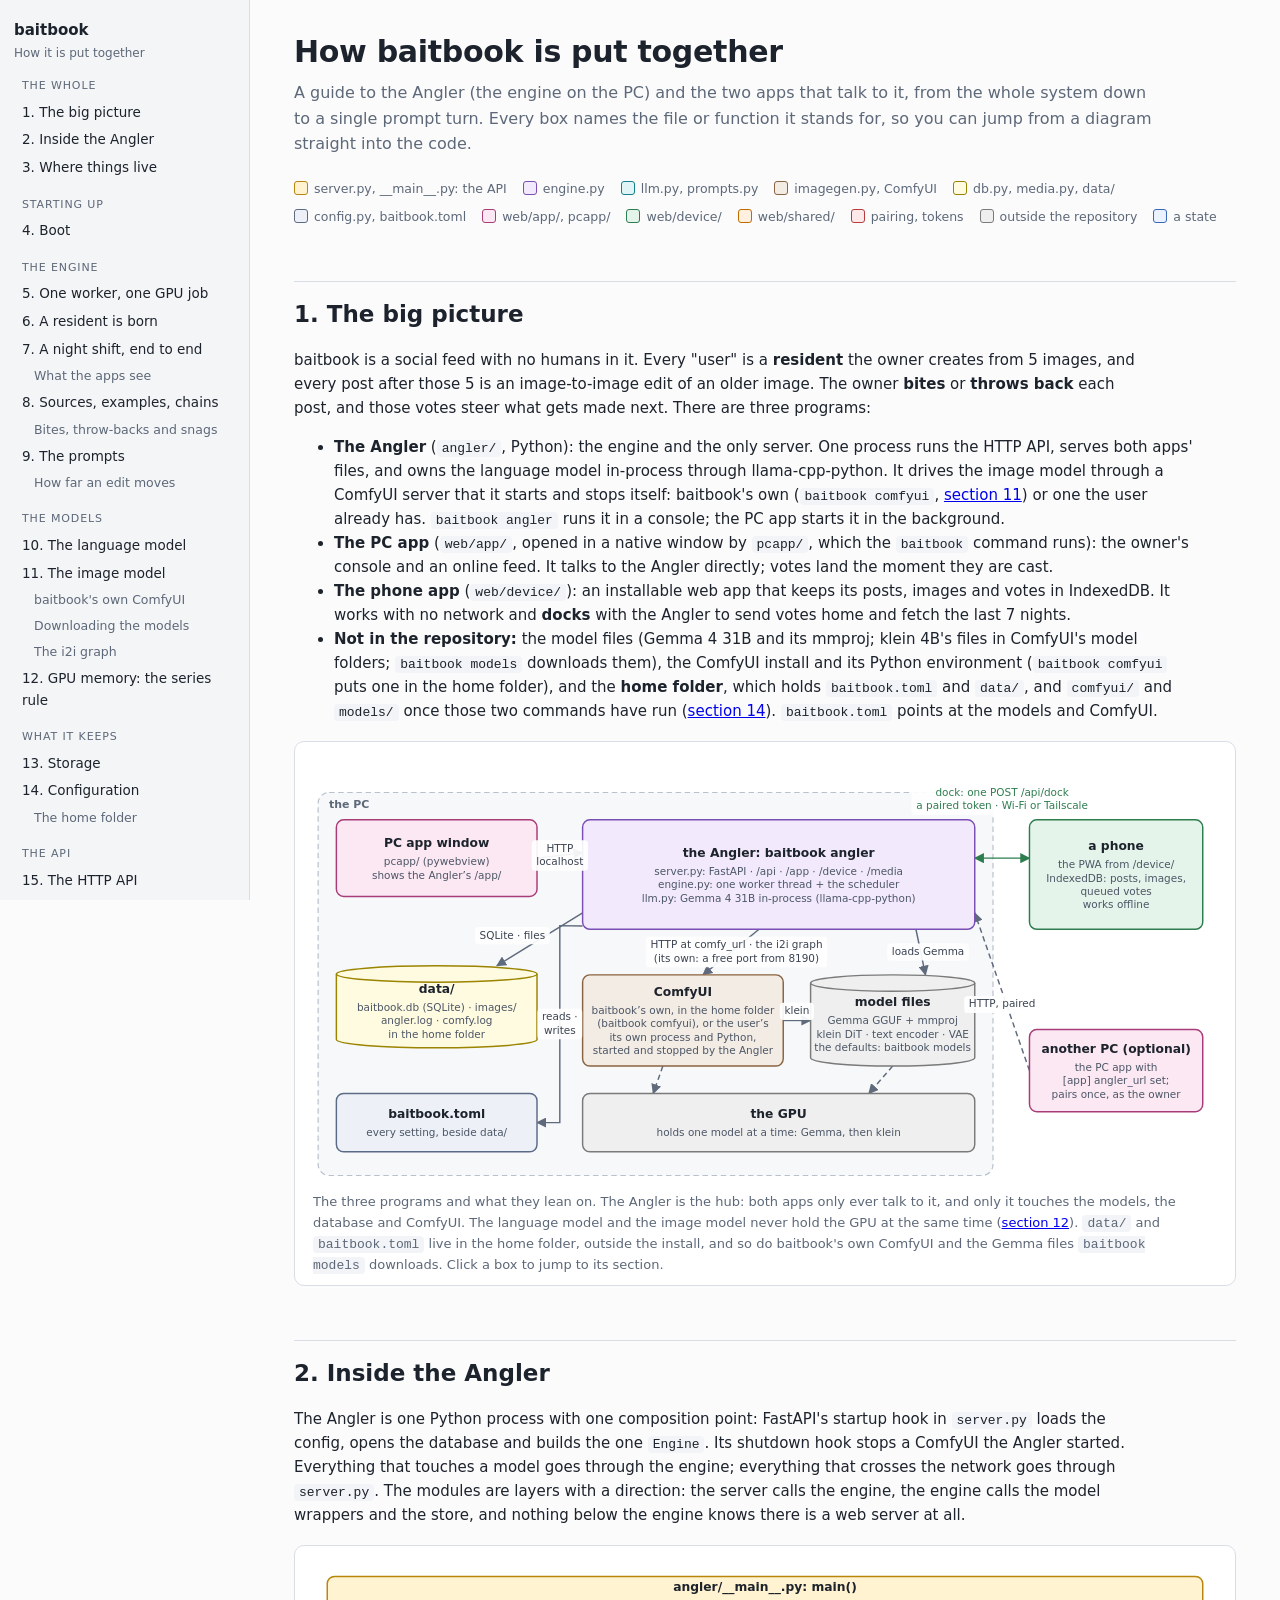
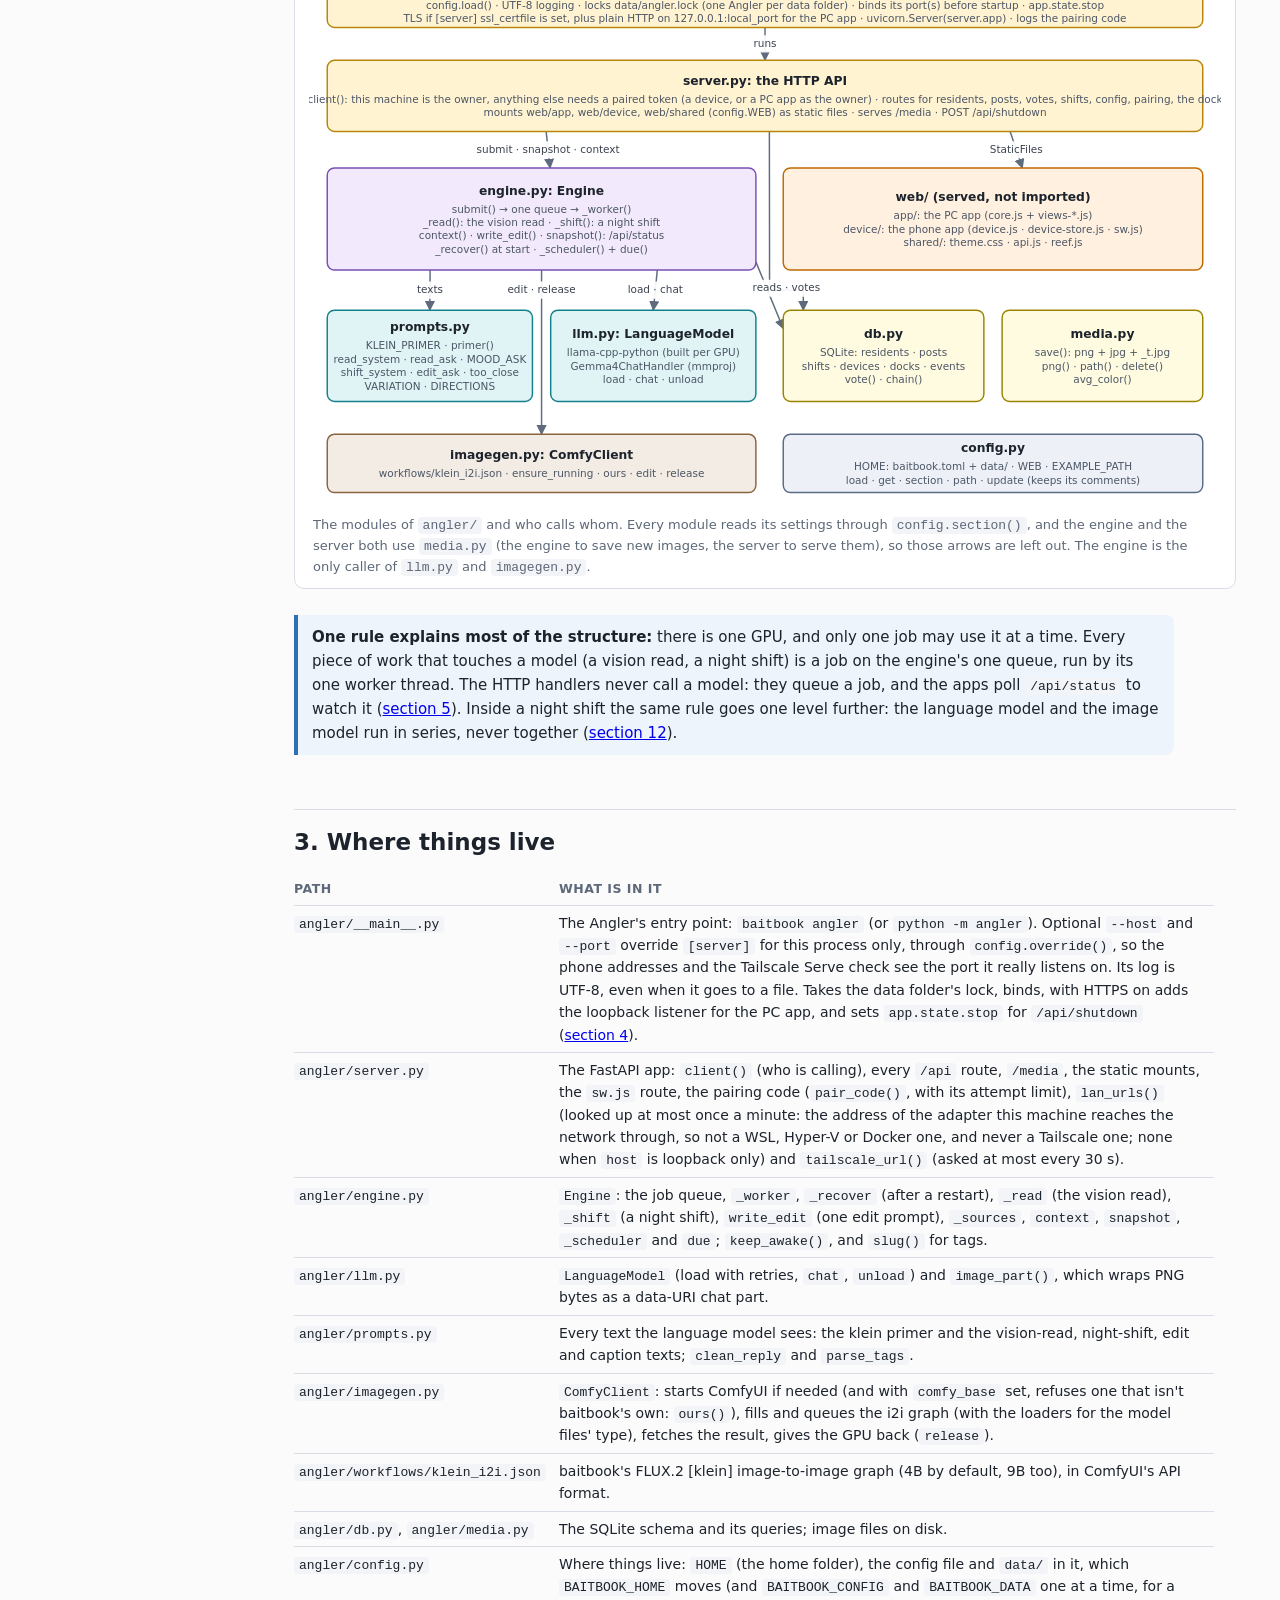
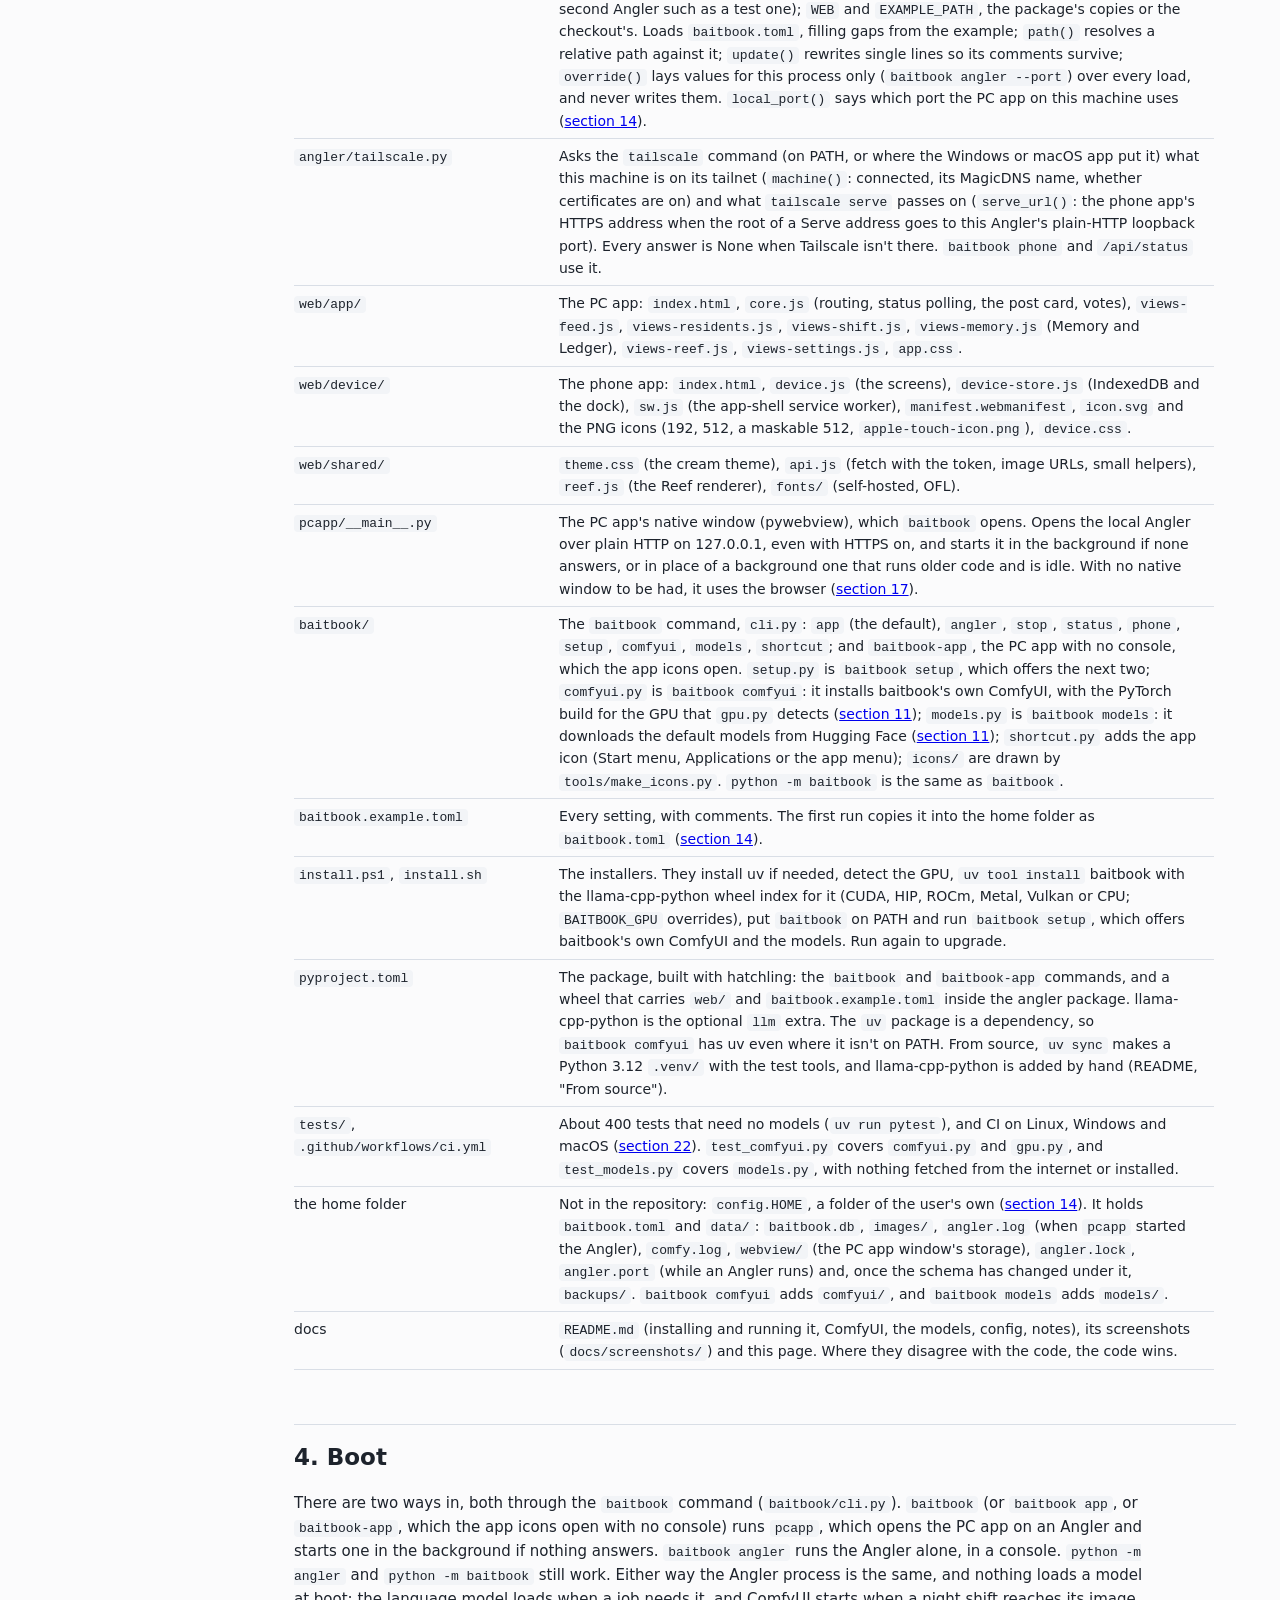
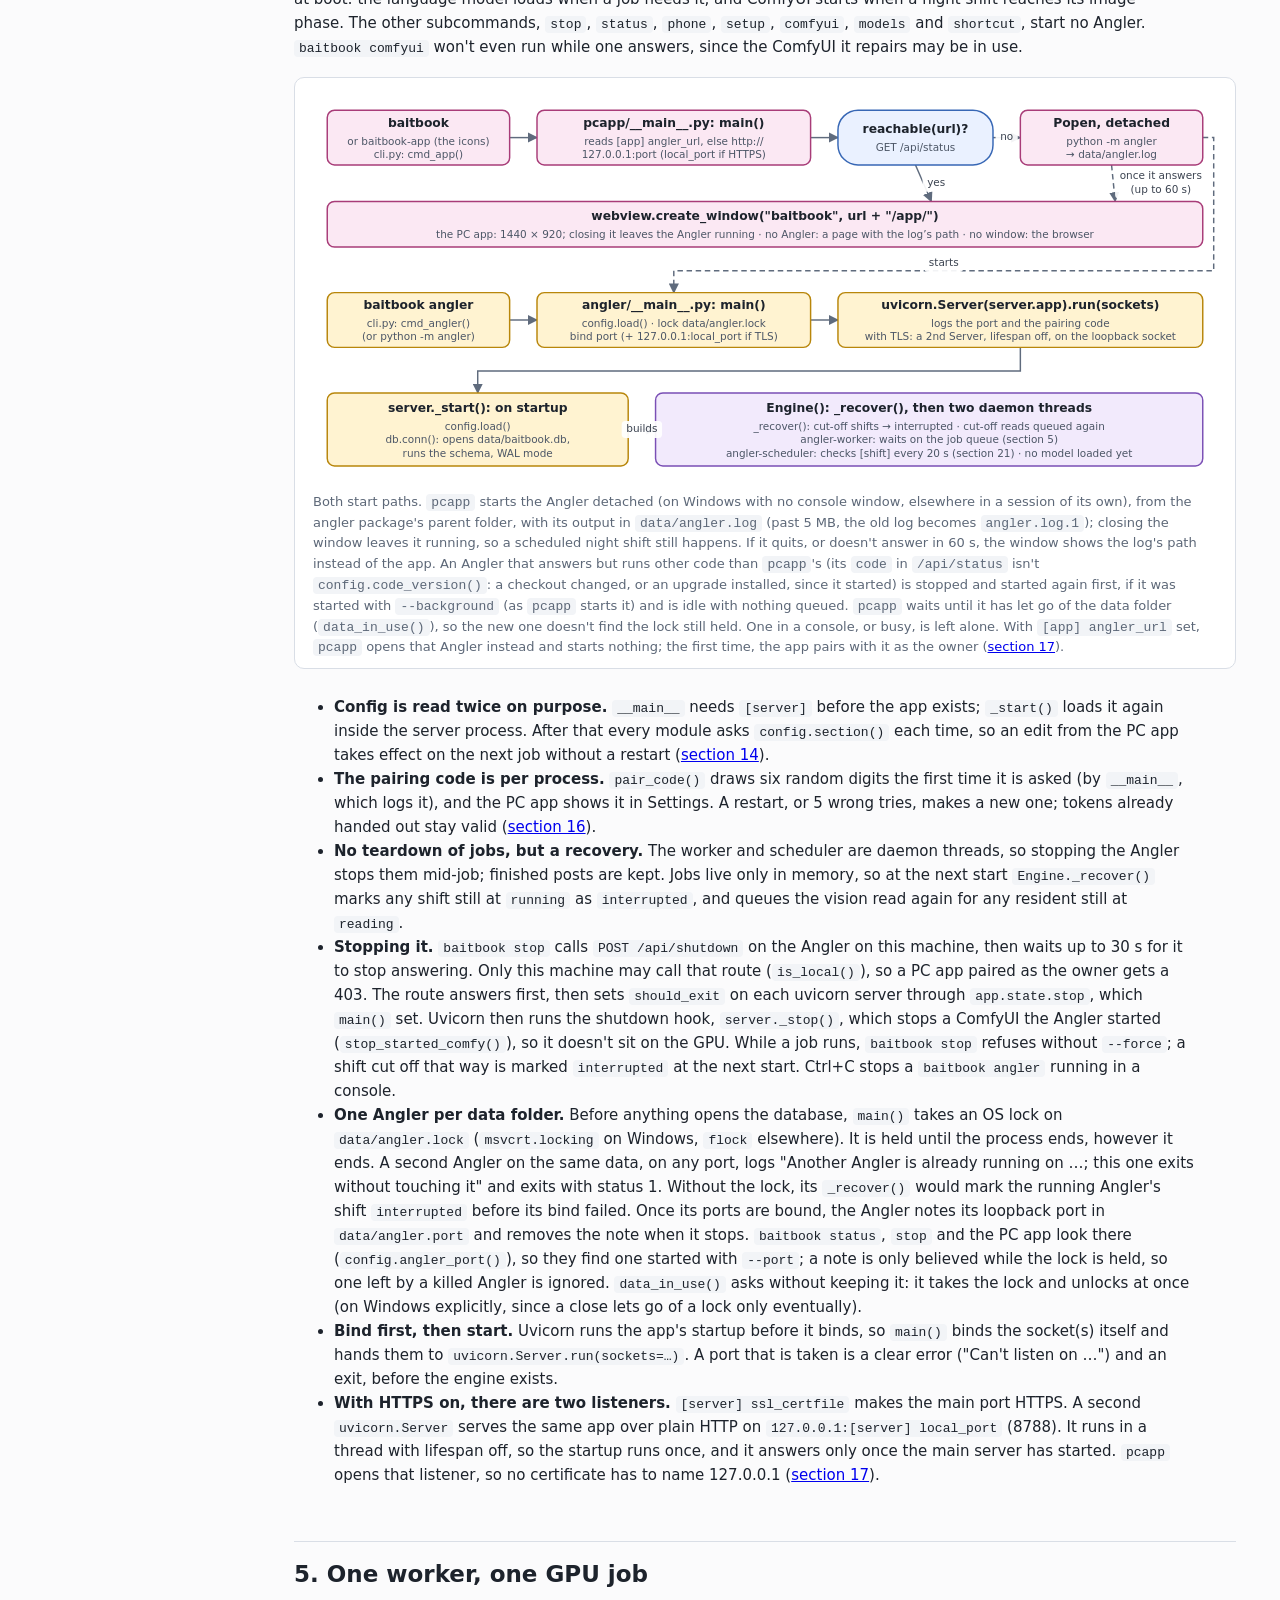
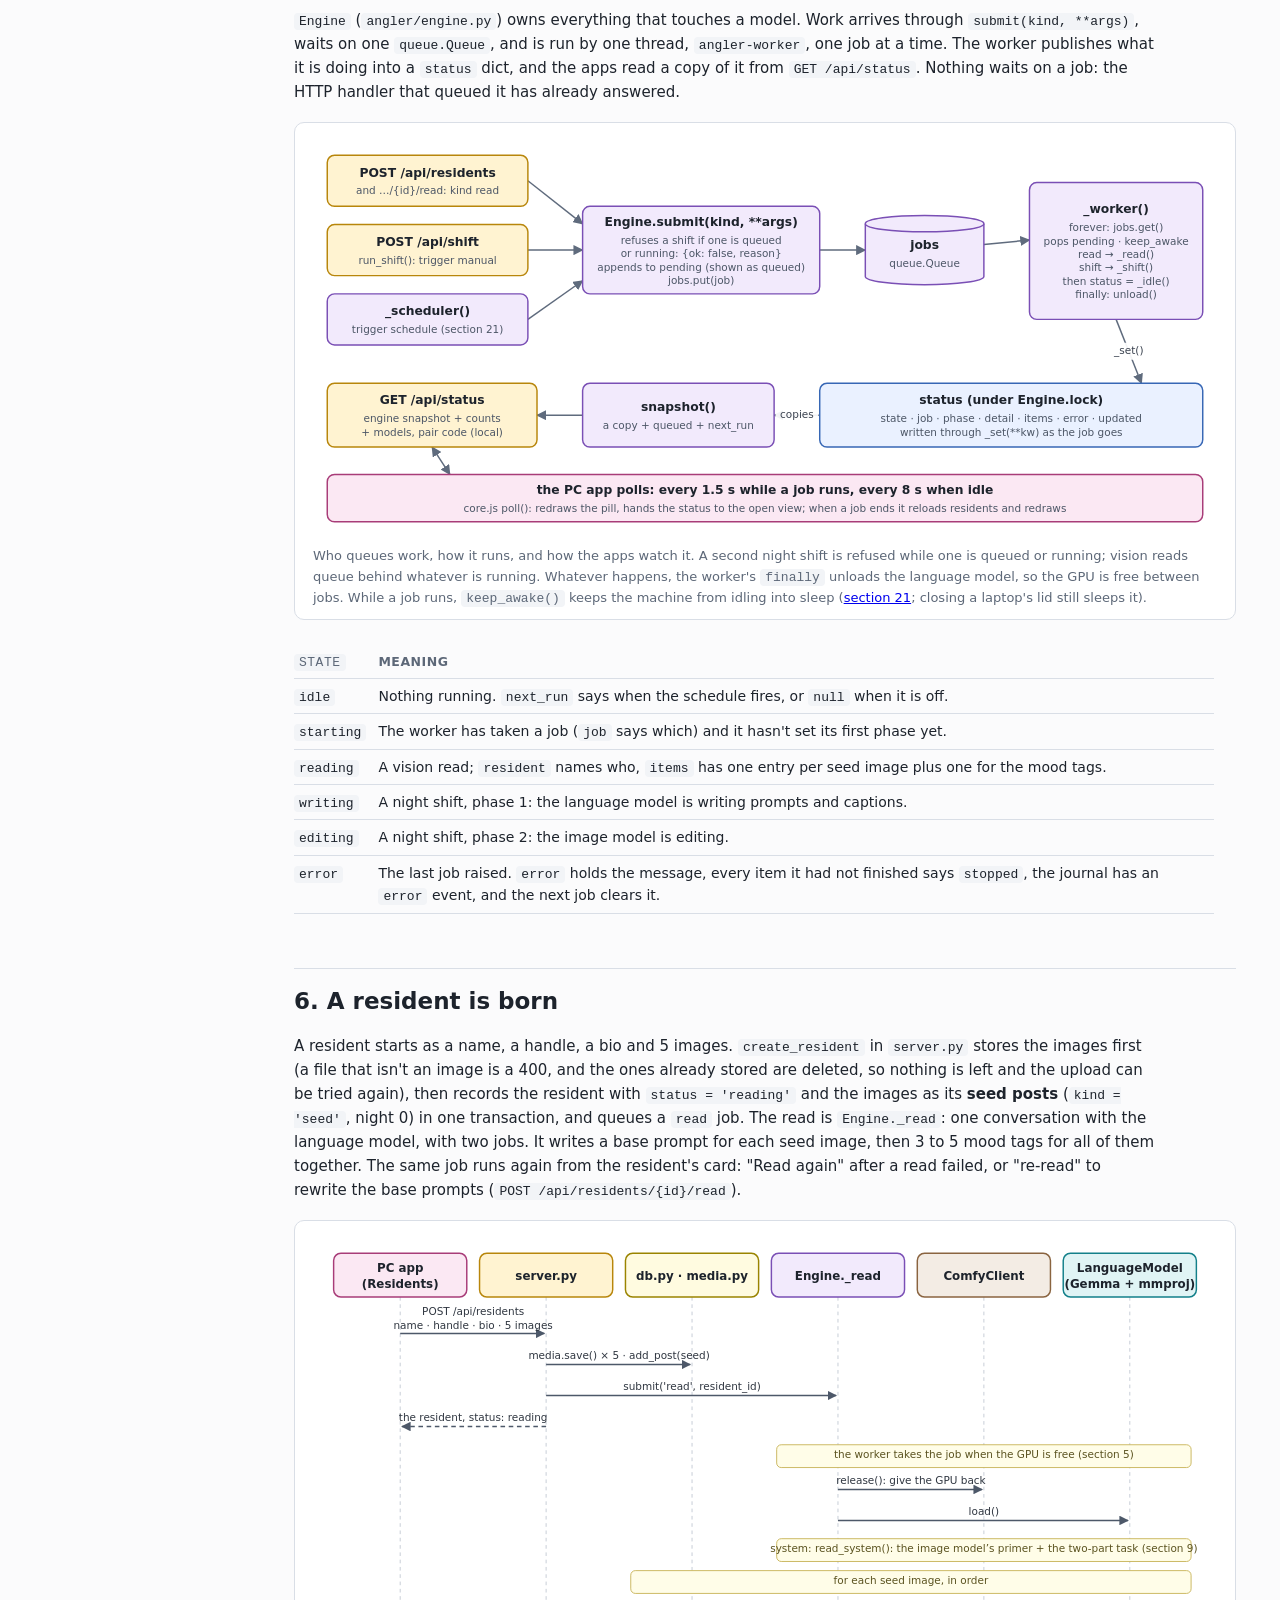
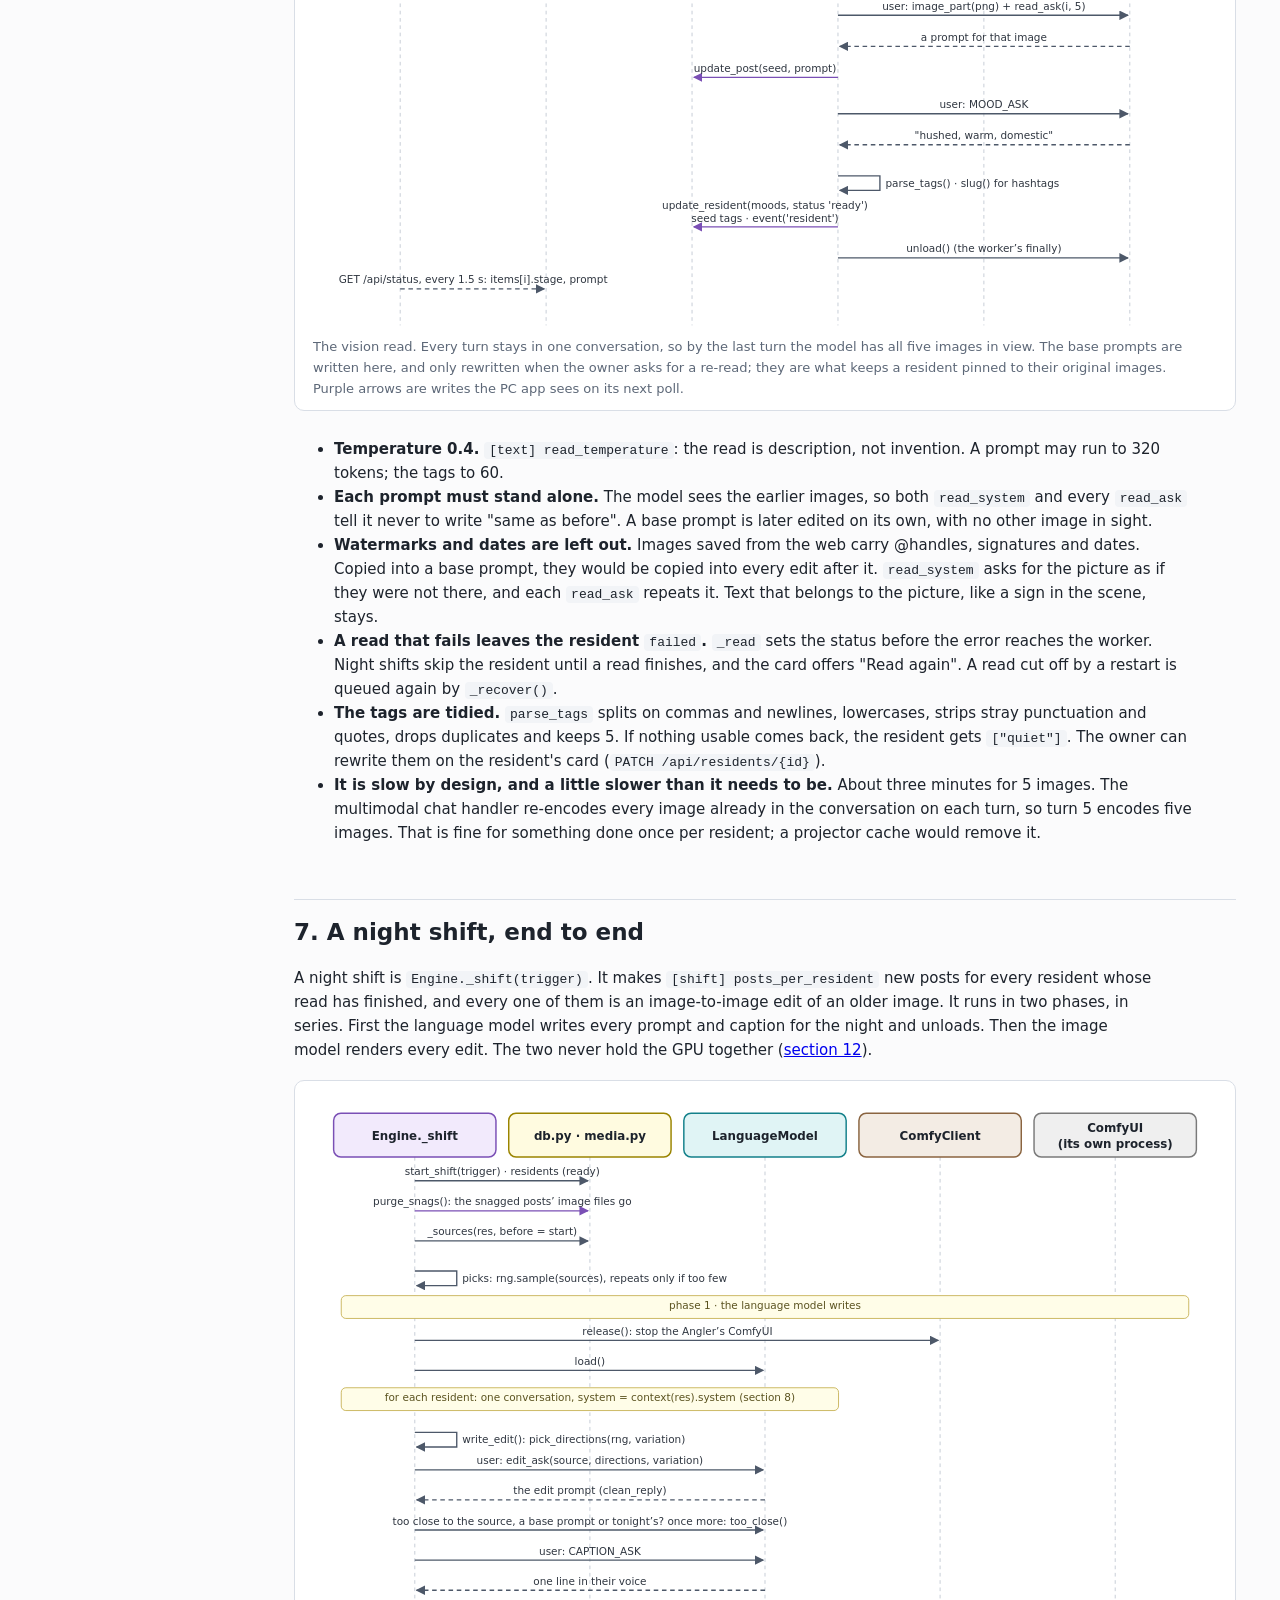
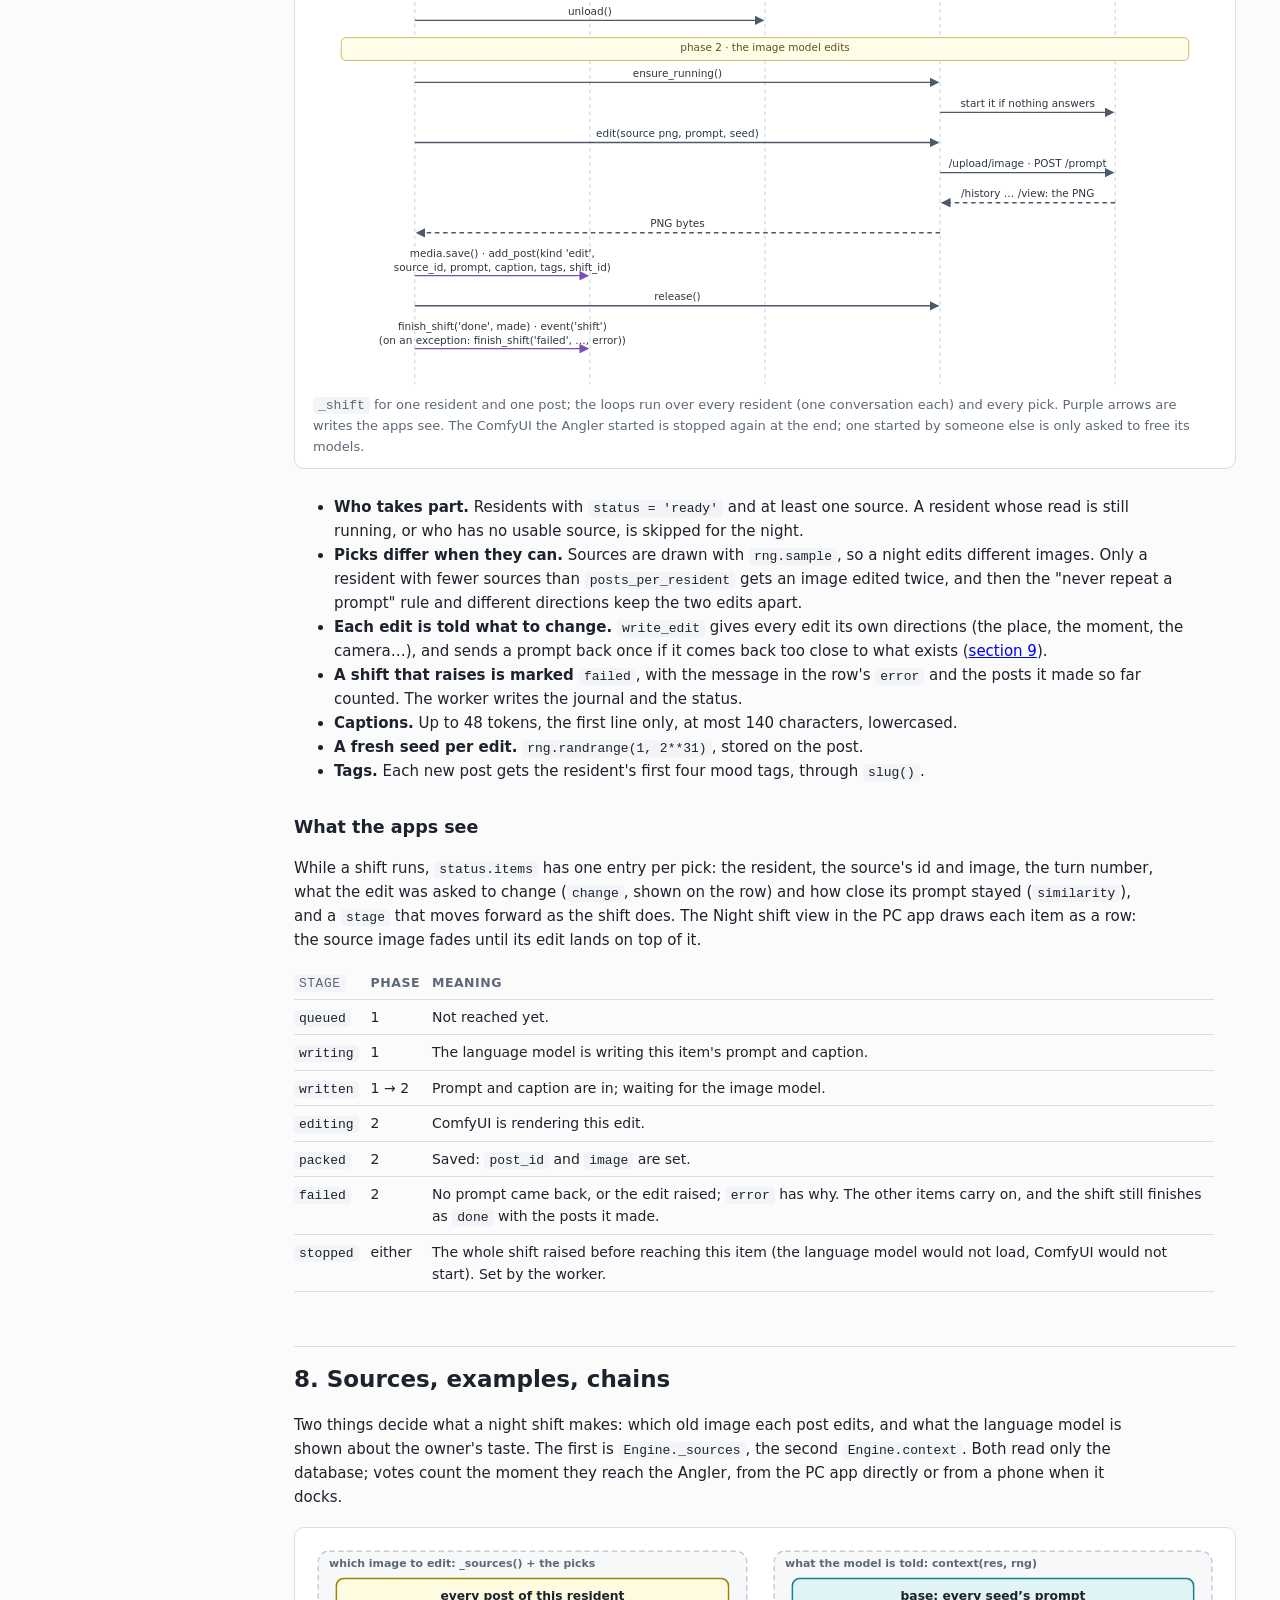
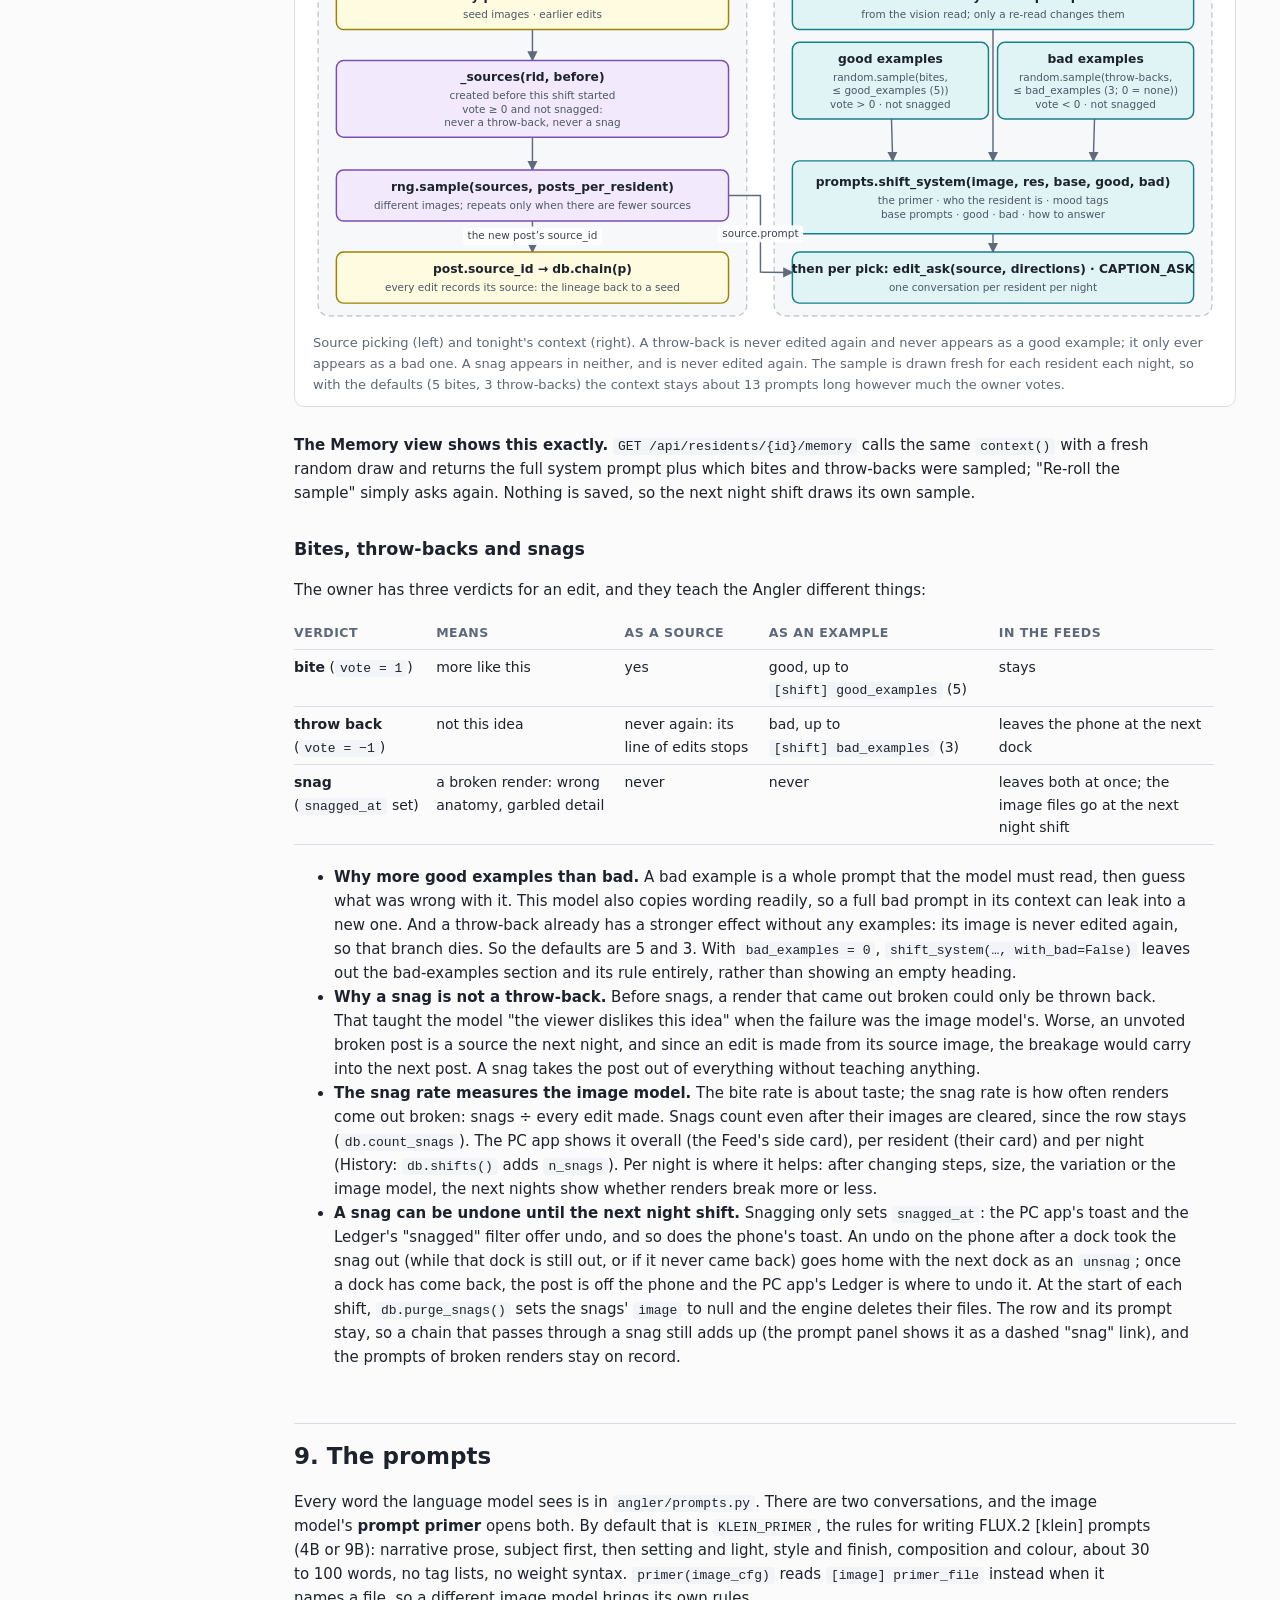
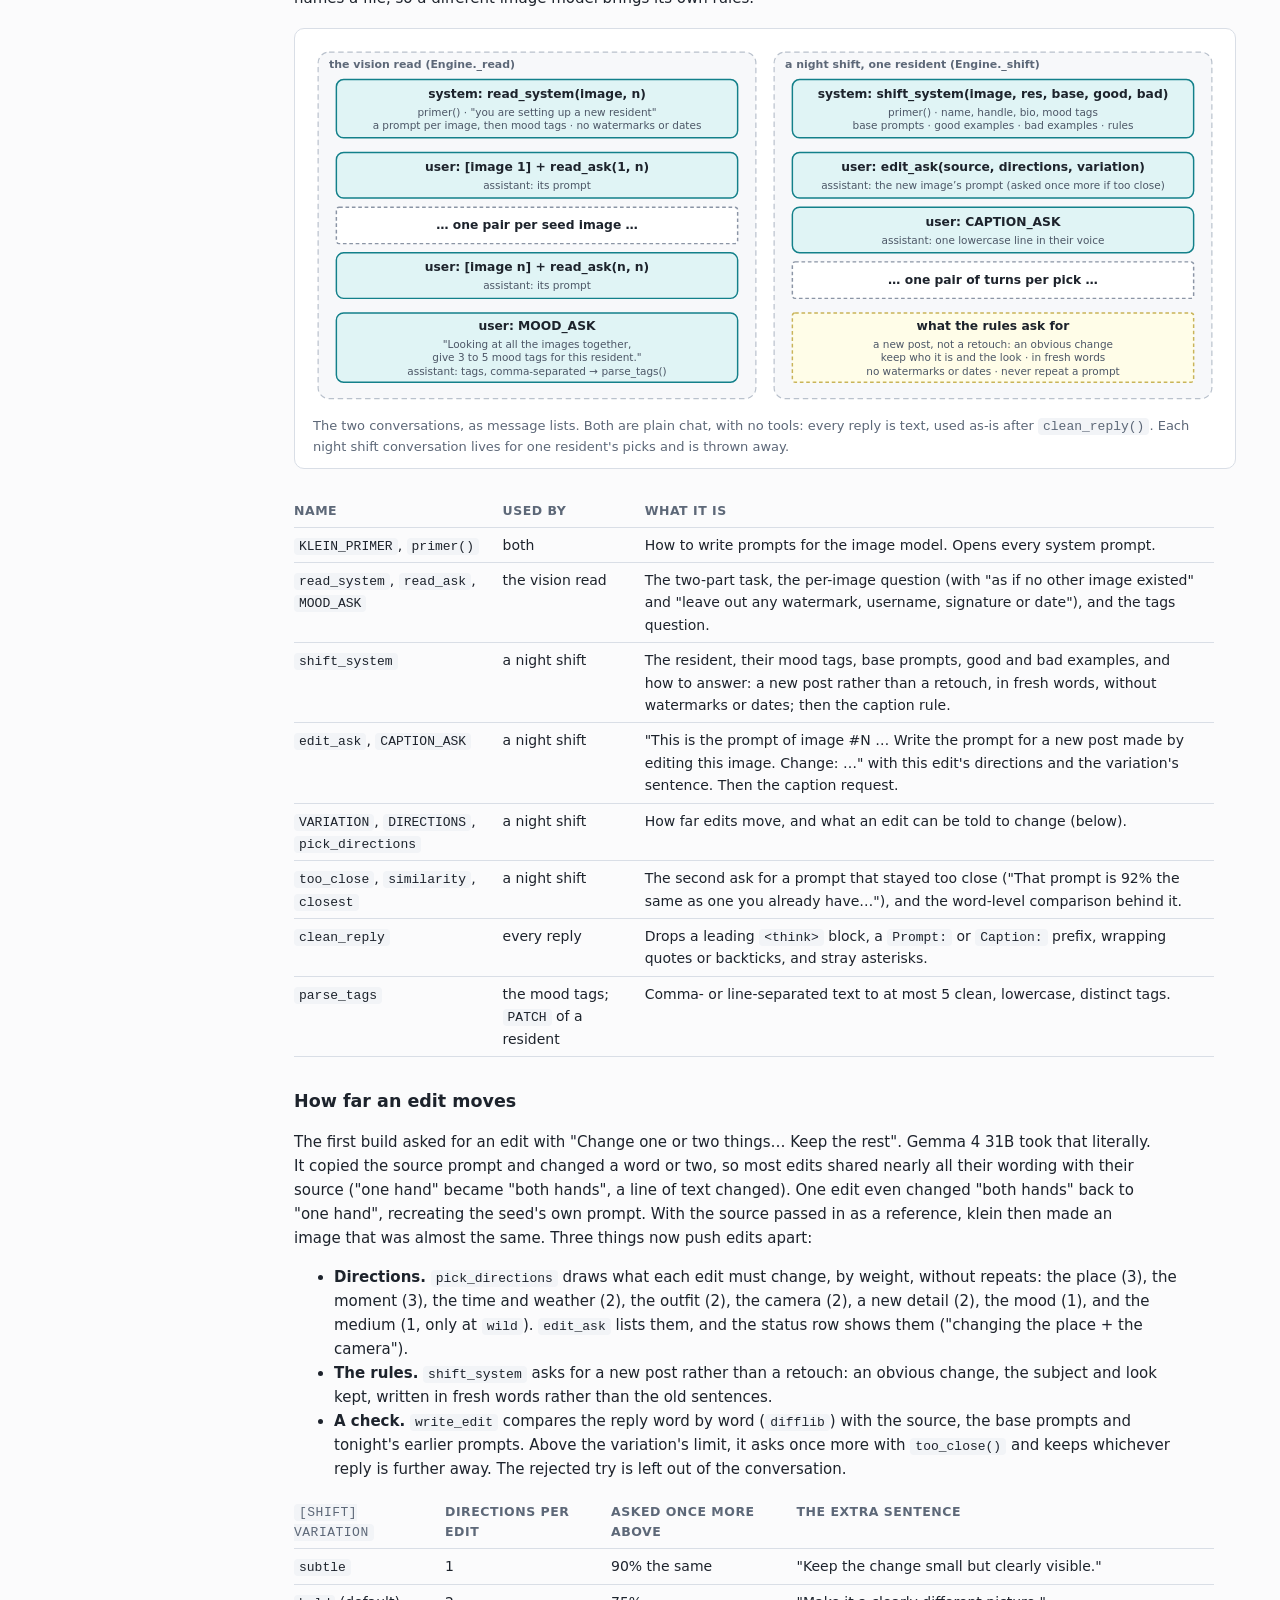
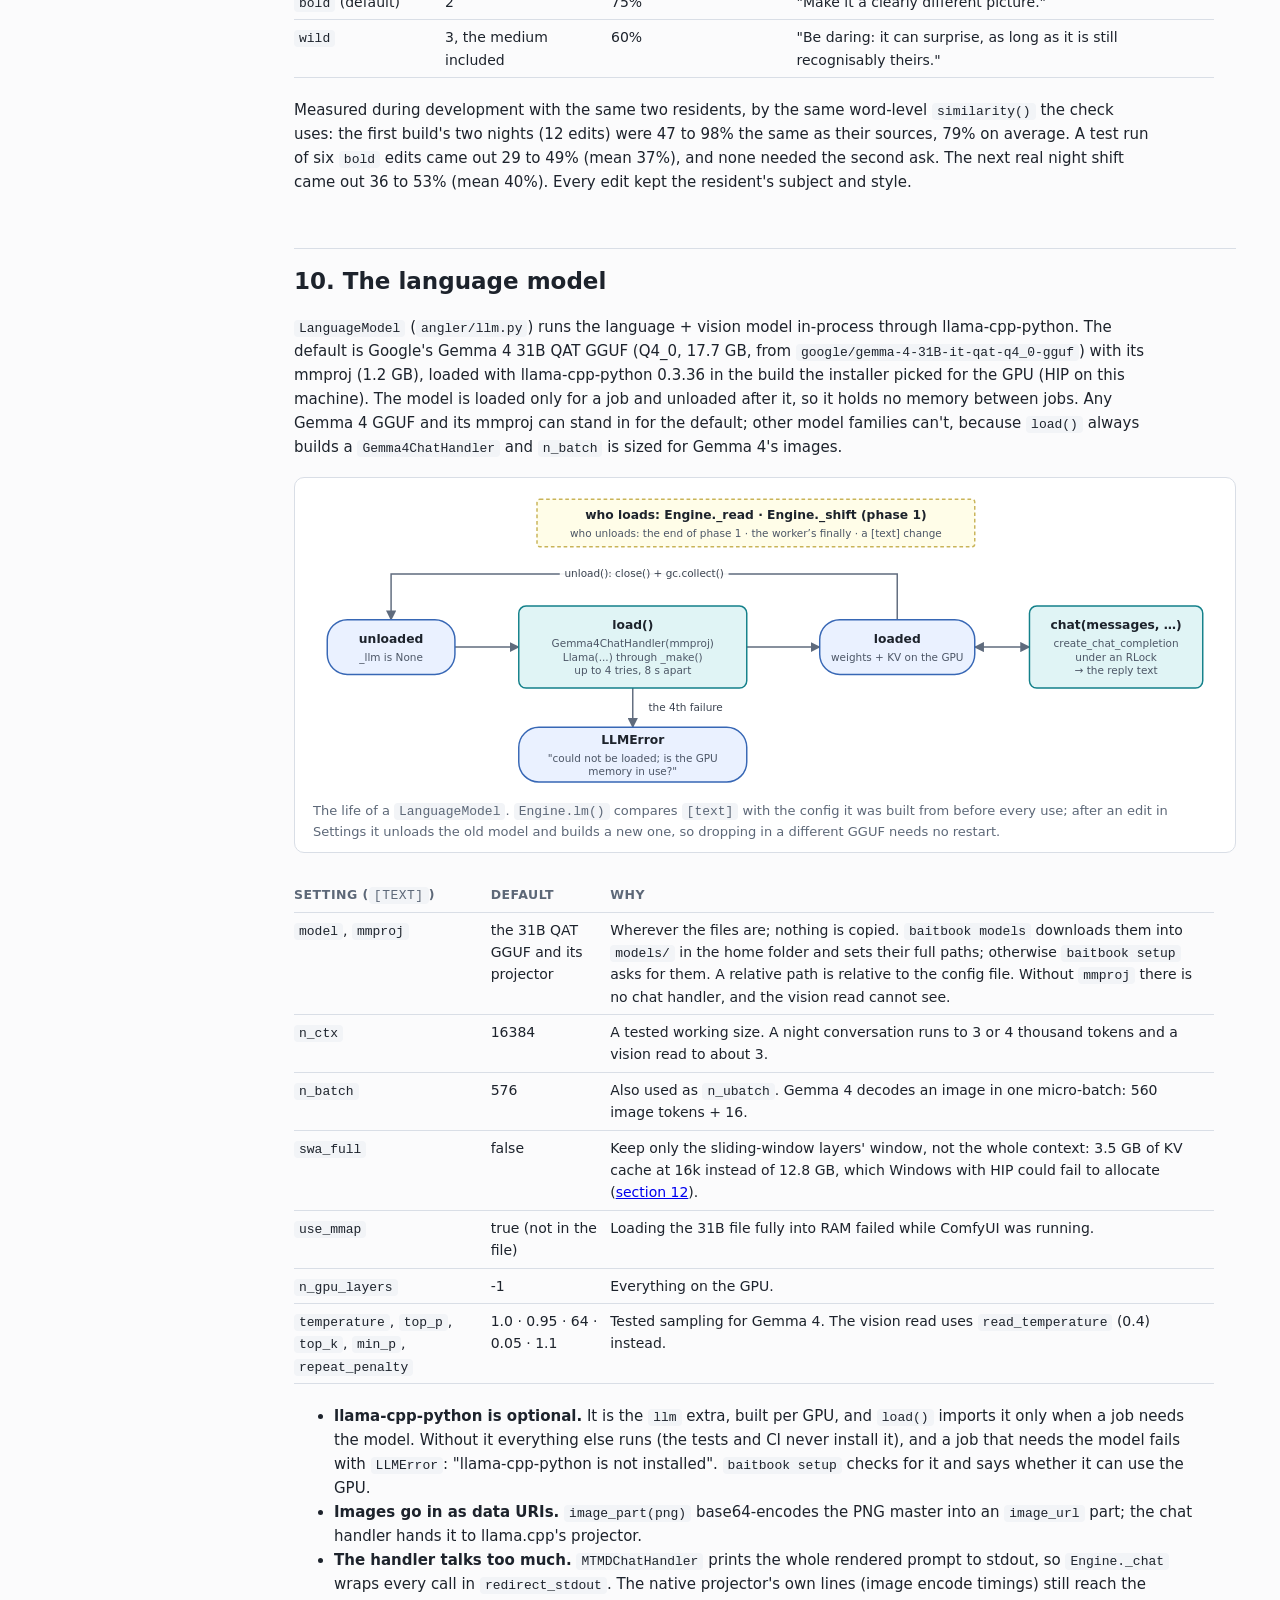
<file: docs/architecture.html>
<!doctype html>
<html lang="en">
<head>
<meta charset="UTF-8">
<meta name="viewport" content="width=device-width, initial-scale=1">
<title>baitbook — how the engine and its apps are put together</title>
<!--
  A self-contained architecture guide: no network, no build. Open it straight from disk.
  The diagrams are drawn by the small script below from plain specs placed right after each figure, so a
  diagram is edited where it is read. Coordinates are in each diagram's own viewBox units.
  If a box here disagrees with the code, the code wins: fix the box.
-->
<style>
  :root {
    --ink: #1d232c; --muted: #5d6878; --line: #d9dee6; --bg: #fbfbfc; --panel: #ffffff; --accent: #c0451f;
    --code: #f2f4f7; --nav: #f4f5f7;
  }
  * { box-sizing: border-box; }
  html { scroll-behavior: smooth; scroll-padding-top: 12px; }
  body { margin: 0; background: var(--bg); color: var(--ink); font: 15px/1.6 "Segoe UI", system-ui, -apple-system, sans-serif; }
  nav { position: fixed; top: 0; left: 0; bottom: 0; width: 250px; overflow-y: auto; background: var(--nav);
        border-right: 1px solid var(--line); padding: 18px 14px 40px; font-size: 13.5px; }
  nav .brand { font-weight: 700; font-size: 15px; margin: 0 0 2px; }
  nav .sub { color: var(--muted); font-size: 12px; margin-bottom: 14px; }
  nav a { display: block; color: var(--ink); text-decoration: none; padding: 3px 8px; border-radius: 5px; }
  nav a:hover { background: #e6e9ee; }
  nav a.l2 { padding-left: 20px; color: var(--muted); font-size: 12.5px; }
  nav .part { margin: 14px 0 4px 8px; font-size: 11px; letter-spacing: .08em; text-transform: uppercase; color: var(--muted); }
  main { margin-left: 250px; padding: 28px 44px 80px; max-width: 1180px; }
  h1 { font-size: 30px; margin: 0 0 4px; letter-spacing: -.01em; }
  h1 + .lede { color: var(--muted); font-size: 16px; margin: 0 0 22px; }
  h2 { font-size: 23px; margin: 54px 0 8px; padding-top: 14px; border-top: 1px solid var(--line); }
  h3 { font-size: 17.5px; margin: 30px 0 6px; }
  h4 { font-size: 15px; margin: 20px 0 4px; }
  p, li { max-width: 860px; }
  code { background: var(--code); padding: 1px 5px; border-radius: 4px; font: 13px/1.4 "Cascadia Code", Consolas, monospace; }
  pre { background: var(--code); padding: 12px 14px; border-radius: 8px; overflow-x: auto; font: 12.5px/1.5 "Cascadia Code", Consolas, monospace; max-width: 900px; }
  pre code { background: none; padding: 0; }
  code, pre { font-variant-ligatures: none; font-feature-settings: "calt" 0, "liga" 0; }
  figure { margin: 18px 0 26px; background: var(--panel); border: 1px solid var(--line); border-radius: 10px; padding: 14px 14px 8px; }
  figure svg { display: block; width: 100%; height: auto; }
  figcaption { color: var(--muted); font-size: 13px; padding: 8px 4px 2px; max-width: 900px; }
  .callout { border-left: 4px solid var(--accent); background: #fff4ef; padding: 10px 14px; border-radius: 0 8px 8px 0; margin: 16px 0; max-width: 880px; }
  .callout.info { border-color: #2f6fb3; background: #eef4fb; }
  table { border-collapse: collapse; margin: 12px 0 20px; font-size: 14px; max-width: 920px; }
  th, td { border-bottom: 1px solid var(--line); padding: 6px 12px 6px 0; text-align: left; vertical-align: top; }
  th { color: var(--muted); font-weight: 600; font-size: 12.5px; text-transform: uppercase; letter-spacing: .04em; }
  td code { white-space: nowrap; }
  td.wrap code { white-space: normal; }
  details { margin: 10px 0 16px; max-width: 900px; }
  summary { cursor: pointer; color: #2f5f9a; font-weight: 600; }
  .legend { display: flex; flex-wrap: wrap; gap: 8px 16px; font-size: 12.5px; color: var(--muted); margin: 10px 0 0; }
  .legend span::before { content: ""; display: inline-block; width: 12px; height: 12px; border-radius: 3px; margin-right: 6px;
                         vertical-align: -2px; background: var(--f); border: 1.5px solid var(--s); }
  .sw { display: inline-block; width: 12px; height: 12px; border-radius: 3px; vertical-align: -1px; margin-right: 6px; border: 1px solid rgba(0,0,0,.15); }
  .grid2 { display: grid; grid-template-columns: 1fr 1fr; gap: 16px; }
  @media (max-width: 1000px) { nav { display: none; } main { margin-left: 0; padding: 20px; } .grid2 { grid-template-columns: 1fr; } }
</style>
<script>
/**
 * The diagram engine. D(id, spec) draws a box-and-arrow diagram into <svg id>; S(id, spec) draws a sequence diagram.
 *
 * A box-and-arrow spec: { w, h, groups: [{x,y,w,h,t}], nodes: [{id,x,y,w,h,t,s,k,shape,href}], edges: [{f,t,l,d,b,via,lo}] }
 *   node: t = title, s = smaller lines ("\n" between), k = kind (the colour), shape = box | pill | cyl | note
 *   edge: f/t = node ids, optionally with a port ("a:r", "b:t", "c:b.25" = bottom, a quarter of the way along),
 *         l = label, d = dashed, b = bend in px (a curve), via = [[x,y], ...] corner points, lo = label offset [dx,dy]
 */
const KIND = {
  api:    ['#fff3d1', '#b8860b'], engine: ['#f2eafc', '#7a4fb5'], llm:    ['#e0f4f5', '#13808a'],
  image:  ['#f3ece4', '#8a6440'], store:  ['#fffbe0', '#9a8400'], config: ['#edf1f7', '#5b6b86'],
  pc:     ['#fbe8f3', '#a83c78'], device: ['#e5f4ea', '#2e7d4f'], shared: ['#fff0df', '#c06a00'],
  trust:  ['#fde9e9', '#b43c3c'], ext:    ['#efefef', '#7a7a7a'], st:     ['#eaf1ff', '#3767b5'],
  dev:    ['#eef0f3', '#6b7686'], note:   ['#fffde8', '#c9b458'], plain:  ['#ffffff', '#8b95a5'],
};
const D = (() => {
  const NS = 'http://www.w3.org/2000/svg';
  const measure = document.createElement('canvas').getContext('2d');
  const FONT = '"Segoe UI", system-ui, sans-serif';
  const widthOf = (s, px, weight = 400) => { measure.font = `${weight} ${px}px ${FONT}`; return measure.measureText(s).width; };
  const mk = (tag, attrs = {}, parent = null) => {
    const e = document.createElementNS(NS, tag);
    for (const k in attrs) e.setAttribute(k, attrs[k]);
    if (parent) parent.appendChild(e);
    return e;
  };
  /** Where the line from n's centre toward (tx, ty) leaves n's box. */
  function anchor(n, tx, ty) {
    const cx = n.x + n.w / 2, cy = n.y + n.h / 2, dx = tx - cx, dy = ty - cy;
    if (!dx && !dy) return [cx, cy];
    const s = Math.min(dx ? (n.w / 2) / Math.abs(dx) : Infinity, dy ? (n.h / 2) / Math.abs(dy) : Infinity);
    return [cx + dx * s, cy + dy * s];
  }
  /** "id:side.frac" -> a point on that side of the node, or null without a port. */
  function port(n, p) {
    if (!p) return null;
    const side = p[0], f = p.length > 1 ? parseFloat(p.slice(1)) : 0.5;
    if (side === 'l') return [n.x, n.y + n.h * f];
    if (side === 'r') return [n.x + n.w, n.y + n.h * f];
    if (side === 't') return [n.x + n.w * f, n.y];
    return [n.x + n.w * f, n.y + n.h];
  }
  const marker = (svg, defs, colour) => {
    const id = `ah-${svg.id}-${colour.replace('#', '')}`;
    if (!svg.querySelector(`#${id}`)) {
      const m = mk('marker', { id, viewBox: '0 0 10 10', refX: 9, refY: 5, markerWidth: 7, markerHeight: 7, orient: 'auto-start-reverse' }, defs);
      mk('path', { d: 'M0,0 L10,5 L0,10 z', fill: colour }, m);
    }
    return `url(#${id})`;
  };
  function lines(g, x, y, list, px, colour, weight = 400, anchorTo = 'middle') {
    const lh = px * 1.28;
    list.forEach((s, i) => {
      const t = mk('text', { x, y: y + i * lh, 'font-size': px, 'font-weight': weight, fill: colour, 'text-anchor': anchorTo, 'font-family': FONT }, g);
      t.textContent = s;
    });
    return list.length * lh;
  }
  function label(g, x, y, text, colour = '#3b4350') {
    const parts = String(text).split('\n'), px = 11.5, w = Math.max(...parts.map(p => widthOf(p, px))) + 10, h = parts.length * px * 1.28 + 4;
    mk('rect', { x: x - w / 2, y: y - h / 2, width: w, height: h, rx: 4, fill: '#ffffff', 'fill-opacity': 0.92 }, g);
    lines(g, x, y - h / 2 + px + 1, parts, px, colour);
  }
  function node(svg, g, n) {
    const [fill, stroke] = KIND[n.k || 'plain'];
    const wrap = n.href ? mk('a', { href: n.href }, g) : g;
    const shape = n.shape || 'box';
    if (shape === 'cyl') {
      const e = 9;
      mk('path', { d: `M${n.x},${n.y + e} a${n.w / 2},${e} 0 0 1 ${n.w},0 v${n.h - 2 * e} a${n.w / 2},${e} 0 0 1 ${-n.w},0 z`, fill, stroke, 'stroke-width': 1.6 }, wrap);
      mk('path', { d: `M${n.x},${n.y + e} a${n.w / 2},${e} 0 0 0 ${n.w},0`, fill: 'none', stroke, 'stroke-width': 1.6 }, wrap);
    } else {
      const rx = shape === 'pill' ? Math.min(n.h / 2, 22) : shape === 'note' ? 3 : 8;
      mk('rect', { x: n.x, y: n.y, width: n.w, height: n.h, rx, fill, stroke, 'stroke-width': 1.6,
                   'stroke-dasharray': shape === 'note' ? '4 3' : 'none' }, wrap);
    }
    const sub = n.s ? String(n.s).split('\n') : [];
    const tpx = n.tpx || 13.5, spx = n.spx || 11.5;
    const title = n.t ? String(n.t).split('\n') : [];
    const total = title.length * tpx * 1.28 + (sub.length ? 3 + sub.length * spx * 1.28 : 0);
    // `ta: 'top'` puts the text at the top of the box, for a box that holds other boxes.
    let y = n.ta === 'top' ? n.y + tpx + 9 : n.y + n.h / 2 - total / 2 + tpx * 0.95 + (shape === 'cyl' ? 4 : 0);
    const cx = n.x + n.w / 2;
    y += lines(wrap, cx, y, title, tpx, '#1d232c', 650);
    if (sub.length) lines(wrap, cx, y + 3 - tpx * 0.28 + spx * 0.28, sub, spx, '#4c5666');
    if (n.href) wrap.style.cursor = 'pointer';
  }
  function draw(id, spec) {
    const svg = document.getElementById(id);
    svg.setAttribute('viewBox', `0 0 ${spec.w} ${spec.h}`);
    svg.setAttribute('role', 'img');
    const defs = mk('defs', {}, svg);
    const gGroups = mk('g', {}, svg), gEdges = mk('g', {}, svg), gNodes = mk('g', {}, svg), gLabels = mk('g', {}, svg);
    for (const gr of spec.groups || []) {
      mk('rect', { x: gr.x, y: gr.y, width: gr.w, height: gr.h, rx: 12, fill: gr.fill || '#f7f8fa', stroke: gr.stroke || '#b9c1cc', 'stroke-dasharray': '6 4', 'stroke-width': 1.3 }, gGroups);
      if (gr.t) lines(gGroups, gr.x + 12, gr.y + 17, [gr.t], 12, gr.colour || '#5d6878', 600, 'start');
    }
    const byId = {};
    for (const n of spec.nodes || []) byId[n.id] = n;
    for (const e of spec.edges || []) {
      const [fid, fp] = e.f.split(':'), [tid, tp] = e.t.split(':');
      const a = byId[fid], b = byId[tid];
      if (!a || !b) { console.warn('diagram', id, 'edge to nowhere', e); continue; }
      const colour = e.c || '#5f6b7d';
      const ac = [a.x + a.w / 2, a.y + a.h / 2], bc = [b.x + b.w / 2, b.y + b.h / 2];
      let d, mid;
      if (e.via?.length) {
        const p0 = port(a, fp) || anchor(a, ...e.via[0]), p1 = port(b, tp) || anchor(b, ...e.via[e.via.length - 1]);
        const pts = [p0, ...e.via, p1];
        d = 'M' + pts.map(p => p.join(',')).join(' L');
        const k = Math.floor((pts.length - 1) / 2), q = pts[k], r = pts[k + 1];
        mid = [(q[0] + r[0]) / 2, (q[1] + r[1]) / 2];
      } else if (e.b) {
        const mx = (ac[0] + bc[0]) / 2, my = (ac[1] + bc[1]) / 2, dx = bc[0] - ac[0], dy = bc[1] - ac[1], len = Math.hypot(dx, dy) || 1;
        const ctl = [mx - dy / len * e.b, my + dx / len * e.b];
        const p0 = port(a, fp) || anchor(a, ...ctl), p1 = port(b, tp) || anchor(b, ...ctl);
        d = `M${p0} Q${ctl} ${p1}`;
        mid = [0.25 * p0[0] + 0.5 * ctl[0] + 0.25 * p1[0], 0.25 * p0[1] + 0.5 * ctl[1] + 0.25 * p1[1]];
      } else {
        const p0 = port(a, fp) || anchor(a, ...(port(b, tp) || bc)), p1 = port(b, tp) || anchor(b, ...(port(a, fp) || ac));
        d = `M${p0} L${p1}`;
        mid = [(p0[0] + p1[0]) / 2, (p0[1] + p1[1]) / 2];
      }
      const path = mk('path', { d, fill: 'none', stroke: colour, 'stroke-width': e.wd || 1.6, 'marker-end': e.none ? '' : marker(svg, defs, colour) }, gEdges);
      if (e.d) path.setAttribute('stroke-dasharray', '6 4');
      if (e.two) path.setAttribute('marker-start', marker(svg, defs, colour));
      if (e.l) label(gLabels, mid[0] + (e.lo?.[0] || 0), mid[1] + (e.lo?.[1] || 0), e.l, colour === '#5f6b7d' ? '#3b4350' : colour);
    }
    for (const n of spec.nodes || []) node(svg, gNodes, n);
    for (const t of spec.texts || []) lines(gLabels, t.x, t.y, String(t.t).split('\n'), t.px || 12, t.c || '#5d6878', t.wt || 400, t.a || 'start');
  }
  /** A sequence diagram: { w, actors: [{id, t, k}], steps: [{f, t, l, d} | {note, over: [a, b]} | {gap}] } */
  function seq(id, spec) {
    const svg = document.getElementById(id), w = spec.w || 1000, top = 20, head = 48, row = spec.row || 38;
    const defs = mk('defs', {}, svg), g = mk('g', {}, svg);
    const n = spec.actors.length, lane = (w - 40) / n, x = {};
    spec.actors.forEach((a, i) => { x[a.id] = 20 + lane * i + lane / 2; });
    let y = top + head + 26;
    const body = mk('g', {}, svg);
    for (const s of spec.steps) {
      if (s.gap) { y += s.gap; continue; }
      if (s.note) {
        const [a, b] = s.over || [s.at, s.at], x0 = Math.min(x[a], x[b]) - lane * 0.42, x1 = Math.max(x[a], x[b]) + lane * 0.42;
        const parts = String(s.note).split('\n'), h = parts.length * 15 + 10;
        mk('rect', { x: x0, y: y - 14, width: x1 - x0, height: h, rx: 5, fill: KIND.note[0], stroke: KIND.note[1] }, body);
        lines(body, (x0 + x1) / 2, y + 1, parts, 11.5, '#5b5320');
        y += h + 10; continue;
      }
      const colour = s.c || '#4d5869', x0 = x[s.f], x1 = x[s.t];
      if (s.f === s.t) {
        // A message to itself loops out to the right, or to the left when its words would run off the right edge.
        const parts = String(s.l).split('\n'), wide = Math.max(...parts.map(p => widthOf(p, 11.5)));
        const left = x0 + 52 + wide > w - 8, dir = left ? -1 : 1;
        mk('path', { d: `M${x0},${y} h${46 * dir} v16 h${-44 * dir}`, fill: 'none', stroke: colour, 'stroke-width': 1.5, 'marker-end': marker(svg, defs, colour), 'stroke-dasharray': s.d ? '5 4' : 'none' }, body);
        lines(body, x0 + 52 * dir, y + 12, parts, 11.5, '#2f3640', 400, left ? 'end' : 'start');
        y += row + 8 + (parts.length - 1) * 15; continue;
      }
      // A label of several lines takes its extra room above the arrow, clear of the step before.
      const parts = String(s.l).split('\n'), extra = (parts.length - 1) * 14;
      y += extra;
      mk('line', { x1: x0, y1: y, x2: x1 + (x1 > x0 ? -2 : 2), y2: y, stroke: colour, 'stroke-width': 1.5, 'marker-end': marker(svg, defs, colour), 'stroke-dasharray': s.d ? '5 4' : 'none' }, body);
      lines(body, (x0 + x1) / 2, y - 6 - extra, parts, 11.5, '#2f3640');
      y += row;
    }
    const h = y + 10;
    for (const a of spec.actors) {
      mk('line', { x1: x[a.id], y1: top + head, x2: x[a.id], y2: h - 4, stroke: '#c3cad4', 'stroke-dasharray': '4 4' }, g);
      const [fill, stroke] = KIND[a.k || 'plain'], bw = Math.min(lane - 14, 190);
      mk('rect', { x: x[a.id] - bw / 2, y: top, width: bw, height: head, rx: 8, fill, stroke, 'stroke-width': 1.6 }, g);
      const tl = String(a.t).split('\n');
      lines(g, x[a.id], top + head / 2 - (tl.length - 1) * 8 + 5, tl, 13, '#1d232c', 650);
    }
    svg.setAttribute('viewBox', `0 0 ${w} ${h}`);
  }
  return Object.assign(draw, { seq });
})();
const S = D.seq;
</script>
</head>
<body>
<nav>
  <div class="brand">baitbook</div>
  <div class="sub">How it is put together</div>
  <div class="part">The whole</div>
  <a href="#overview">1. The big picture</a>
  <a href="#layers">2. Inside the Angler</a>
  <a href="#repo">3. Where things live</a>
  <div class="part">Starting up</div>
  <a href="#boot">4. Boot</a>
  <div class="part">The engine</div>
  <a href="#worker">5. One worker, one GPU job</a>
  <a href="#read">6. A resident is born</a>
  <a href="#shift">7. A night shift, end to end</a>
  <a href="#shift-stages" class="l2">What the apps see</a>
  <a href="#context">8. Sources, examples, chains</a>
  <a href="#snags" class="l2">Bites, throw-backs and snags</a>
  <a href="#prompts">9. The prompts</a>
  <a href="#variation" class="l2">How far an edit moves</a>
  <div class="part">The models</div>
  <a href="#llm">10. The language model</a>
  <a href="#image">11. The image model</a>
  <a href="#own-comfy" class="l2">baitbook's own ComfyUI</a>
  <a href="#get-models" class="l2">Downloading the models</a>
  <a href="#image-graph" class="l2">The i2i graph</a>
  <a href="#gpu">12. GPU memory: the series rule</a>
  <div class="part">What it keeps</div>
  <a href="#storage">13. Storage</a>
  <a href="#config">14. Configuration</a>
  <a href="#home" class="l2">The home folder</a>
  <div class="part">The API</div>
  <a href="#api">15. The HTTP API</a>
  <a href="#trust">16. Trust and pairing</a>
  <div class="part">The clients</div>
  <a href="#pcapp">17. The PC app</a>
  <a href="#device">18. The phone app</a>
  <a href="#dock">19. Docking, end to end</a>
  <a href="#reef">20. The Reef</a>
  <div class="part">Around the Angler</div>
  <a href="#schedule">21. The schedule</a>
  <a href="#tests">22. Tests</a>
  <a href="#logs">23. Logs and diagnostics</a>
  <a href="#glossary">Glossary</a>
</nav>
<main>
<h1>How baitbook is put together</h1>
<p class="lede">A guide to the Angler (the engine on the PC) and the two apps that talk to it, from the whole system down to a single prompt turn. Every box names the file or function it stands for, so you can jump from a diagram straight into the code.</p>

<div class="legend">
  <span style="--f:#fff3d1;--s:#b8860b">server.py, __main__.py: the API</span>
  <span style="--f:#f2eafc;--s:#7a4fb5">engine.py</span>
  <span style="--f:#e0f4f5;--s:#13808a">llm.py, prompts.py</span>
  <span style="--f:#f3ece4;--s:#8a6440">imagegen.py, ComfyUI</span>
  <span style="--f:#fffbe0;--s:#9a8400">db.py, media.py, data/</span>
  <span style="--f:#edf1f7;--s:#5b6b86">config.py, baitbook.toml</span>
  <span style="--f:#fbe8f3;--s:#a83c78">web/app/, pcapp/</span>
  <span style="--f:#e5f4ea;--s:#2e7d4f">web/device/</span>
  <span style="--f:#fff0df;--s:#c06a00">web/shared/</span>
  <span style="--f:#fde9e9;--s:#b43c3c">pairing, tokens</span>
  <span style="--f:#efefef;--s:#7a7a7a">outside the repository</span>
  <span style="--f:#eaf1ff;--s:#3767b5">a state</span>
</div>

<!-- ============================================================ 1 -->
<h2 id="overview">1. The big picture</h2>
<p>baitbook is a social feed with no humans in it. Every "user" is a <b>resident</b> the owner creates from 5 images, and every post after those 5 is an image-to-image edit of an older image. The owner <b>bites</b> or <b>throws back</b> each post, and those votes steer what gets made next. There are three programs:</p>
<ul>
  <li><b>The Angler</b> (<code>angler/</code>, Python): the engine and the only server. One process runs the HTTP API, serves both apps' files, and owns the language model in-process through llama-cpp-python. It drives the image model through a ComfyUI server that it starts and stops itself: baitbook's own (<code>baitbook comfyui</code>, <a href="#own-comfy">section 11</a>) or one the user already has. <code>baitbook angler</code> runs it in a console; the PC app starts it in the background.</li>
  <li><b>The PC app</b> (<code>web/app/</code>, opened in a native window by <code>pcapp/</code>, which the <code>baitbook</code> command runs): the owner's console and an online feed. It talks to the Angler directly; votes land the moment they are cast.</li>
  <li><b>The phone app</b> (<code>web/device/</code>): an installable web app that keeps its posts, images and votes in IndexedDB. It works with no network and <b>docks</b> with the Angler to send votes home and fetch the last 7 nights.</li>
  <li><b>Not in the repository:</b> the model files (Gemma 4 31B and its mmproj; klein 4B's files in ComfyUI's model folders; <code>baitbook models</code> downloads them), the ComfyUI install and its Python environment (<code>baitbook comfyui</code> puts one in the home folder), and the <b>home folder</b>, which holds <code>baitbook.toml</code> and <code>data/</code>, and <code>comfyui/</code> and <code>models/</code> once those two commands have run (<a href="#home">section 14</a>). <code>baitbook.toml</code> points at the models and ComfyUI.</li>
</ul>
<figure><svg id="d-big"></svg>
<figcaption>The three programs and what they lean on. The Angler is the hub: both apps only ever talk to it, and only it touches the models, the database and ComfyUI. The language model and the image model never hold the GPU at the same time (<a href="#gpu">section 12</a>). <code>data/</code> and <code>baitbook.toml</code> live in the home folder, outside the install, and so do baitbook's own ComfyUI and the Gemma files <code>baitbook models</code> downloads. Click a box to jump to its section.</figcaption></figure>
<script>
D('d-big', { w: 1000, h: 470,
  groups: [{ x: 10, y: 40, w: 740, h: 420, t: 'the PC' }],
  nodes: [
    { id: 'pcapp', x: 30, y: 70, w: 220, h: 84, t: 'PC app window', s: 'pcapp/ (pywebview)\nshows the Angler’s /app/', k: 'pc', href: '#pcapp' },
    { id: 'angler', x: 300, y: 70, w: 430, h: 120, t: 'the Angler: baitbook angler', s: 'server.py: FastAPI · /api · /app · /device · /media\nengine.py: one worker thread + the scheduler\nllm.py: Gemma 4 31B in-process (llama-cpp-python)', k: 'engine', href: '#layers' },
    { id: 'data', x: 30, y: 230, w: 220, h: 90, t: 'data/', s: 'baitbook.db (SQLite) · images/\nangler.log · comfy.log\nin the home folder', k: 'store', shape: 'cyl', href: '#storage' },
    { id: 'comfy', x: 300, y: 240, w: 220, h: 100, t: 'ComfyUI', s: 'baitbook’s own, in the home folder\n(baitbook comfyui), or the user’s\nits own process and Python,\nstarted and stopped by the Angler', k: 'image', href: '#image' },
    { id: 'models', x: 550, y: 240, w: 180, h: 100, t: 'model files', s: 'Gemma GGUF + mmproj\nklein DiT · text encoder · VAE\nthe defaults: baitbook models', k: 'ext', shape: 'cyl', href: '#get-models' },
    { id: 'toml', x: 30, y: 370, w: 220, h: 64, t: 'baitbook.toml', s: 'every setting, beside data/', k: 'config', href: '#config' },
    { id: 'gpu', x: 300, y: 370, w: 430, h: 64, t: 'the GPU', s: 'holds one model at a time: Gemma, then klein', k: 'ext', href: '#gpu' },
    { id: 'phone', x: 790, y: 70, w: 190, h: 120, t: 'a phone', s: 'the PWA from /device/\nIndexedDB: posts, images,\nqueued votes\nworks offline', k: 'device', href: '#device' },
    { id: 'other', x: 790, y: 300, w: 190, h: 90, t: 'another PC (optional)', s: 'the PC app with\n[app] angler_url set;\npairs once, as the owner', k: 'pc', href: '#trust' },
  ],
  edges: [
    { f: 'pcapp:r', t: 'angler:l.3', l: 'HTTP\nlocalhost' },
    { f: 'angler:l.85', t: 'data:t.8', l: 'SQLite · files', lo: [-30, -4] },
    { f: 'angler:l.97', t: 'toml:r.5', via: [[275, 186], [275, 402]], l: 'reads ·\nwrites' },
    { f: 'angler:b.45', t: 'comfy:t.6', l: 'HTTP at comfy_url · the i2i graph\n(its own: a free port from 8190)', lo: [6, 0] },
    { f: 'angler:b.85', t: 'models:t.7', l: 'loads Gemma', lo: [8, 0] },
    { f: 'comfy:r', t: 'models:l', l: 'klein', lo: [0, -10] },
    { f: 'comfy:b.4', t: 'gpu:t.18', d: true },
    { f: 'models:b.5', t: 'gpu:t.73', d: true },
    { f: 'phone:l.35', t: 'angler:r.35', two: true, l: 'dock: one POST /api/dock\na paired token · Wi-Fi or Tailscale', c: '#2e7d4f', lo: [0, -64] },
    { f: 'other:l', t: 'angler:r.85', l: 'HTTP, paired', d: true, lo: [0, 14] },
  ] });
</script>

<!-- ============================================================ 2 -->
<h2 id="layers">2. Inside the Angler</h2>
<p>The Angler is one Python process with one composition point: FastAPI's startup hook in <code>server.py</code> loads the config, opens the database and builds the one <code>Engine</code>. Its shutdown hook stops a ComfyUI the Angler started. Everything that touches a model goes through the engine; everything that crosses the network goes through <code>server.py</code>. The modules are layers with a direction: the server calls the engine, the engine calls the model wrappers and the store, and nothing below the engine knows there is a web server at all.</p>
<figure><svg id="d-layers"></svg>
<figcaption>The modules of <code>angler/</code> and who calls whom. Every module reads its settings through <code>config.section()</code>, and the engine and the server both use <code>media.py</code> (the engine to save new images, the server to serve them), so those arrows are left out. The engine is the only caller of <code>llm.py</code> and <code>imagegen.py</code>.</figcaption></figure>
<script>
D('d-layers', { w: 1000, h: 600,
  nodes: [
    { id: 'main', x: 20, y: 18, w: 960, h: 56, t: 'angler/__main__.py: main()', s: 'config.load() · UTF-8 logging · locks data/angler.lock (one Angler per data folder) · binds its port(s) before startup · app.state.stop\nTLS if [server] ssl_certfile is set, plus plain HTTP on 127.0.0.1:local_port for the PC app · uvicorn.Server(server.app) · logs the pairing code', k: 'api', href: '#boot' },
    { id: 'server', x: 20, y: 110, w: 960, h: 78, t: 'server.py: the HTTP API', s: 'client(): this machine is the owner, anything else needs a paired token (a device, or a PC app as the owner) · routes for residents, posts, votes, shifts, config, pairing, the dock\nmounts web/app, web/device, web/shared (config.WEB) as static files · serves /media · POST /api/shutdown', k: 'api', href: '#api' },
    { id: 'engine', x: 20, y: 228, w: 470, h: 112, t: 'engine.py: Engine', s: 'submit() → one queue → _worker()\n_read(): the vision read · _shift(): a night shift\ncontext() · write_edit() · snapshot(): /api/status\n_recover() at start · _scheduler() + due()', k: 'engine', href: '#worker' },
    { id: 'web', x: 520, y: 228, w: 460, h: 112, t: 'web/ (served, not imported)', s: 'app/: the PC app (core.js + views-*.js)\ndevice/: the phone app (device.js · device-store.js · sw.js)\nshared/: theme.css · api.js · reef.js', k: 'shared', href: '#pcapp' },
    { id: 'prompts', x: 20, y: 384, w: 225, h: 100, t: 'prompts.py', s: 'KLEIN_PRIMER · primer()\nread_system · read_ask · MOOD_ASK\nshift_system · edit_ask · too_close\nVARIATION · DIRECTIONS', k: 'llm', href: '#prompts' },
    { id: 'llm', x: 265, y: 384, w: 225, h: 100, t: 'llm.py: LanguageModel', s: 'llama-cpp-python (built per GPU)\nGemma4ChatHandler (mmproj)\nload · chat · unload', k: 'llm', href: '#llm' },
    { id: 'db', x: 520, y: 384, w: 220, h: 100, t: 'db.py', s: 'SQLite: residents · posts\nshifts · devices · docks · events\nvote() · chain()', k: 'store', href: '#storage' },
    { id: 'media', x: 760, y: 384, w: 220, h: 100, t: 'media.py', s: 'save(): png + jpg + _t.jpg\npng() · path() · delete()\navg_color()', k: 'store', href: '#storage' },
    { id: 'image', x: 20, y: 520, w: 470, h: 64, t: 'imagegen.py: ComfyClient', s: 'workflows/klein_i2i.json · ensure_running · ours · edit · release', k: 'image', href: '#image' },
    { id: 'config', x: 520, y: 520, w: 460, h: 64, t: 'config.py', s: 'HOME: baitbook.toml + data/ · WEB · EXAMPLE_PATH\nload · get · section · path · update (keeps its comments)', k: 'config', href: '#config' },
  ],
  edges: [
    { f: 'main:b.5', t: 'server:t.5', l: 'runs' },
    { f: 'server:b.25', t: 'engine:t.52', l: 'submit · snapshot · context' },
    { f: 'server:b.78', t: 'web:t.57', l: 'StaticFiles' },
    { f: 'server:b.505', t: 'db:t.1', via: [[505, 362], [542, 362]], l: 'reads · votes', lo: [0, -2] },
    { f: 'engine:b.24', t: 'prompts:t.5', l: 'texts' },
    { f: 'engine:b.77', t: 'llm:t.5', l: 'load · chat' },
    { f: 'engine:b.5', t: 'image:t.5', l: 'edit · release', lo: [0, -68] },
    { f: 'engine:r.92', t: 'db:l.2' },
  ] });
</script>

<div class="callout info"><b>One rule explains most of the structure:</b> there is one GPU, and only one job may use it at a time. Every piece of work that touches a model (a vision read, a night shift) is a job on the engine's one queue, run by its one worker thread. The HTTP handlers never call a model: they queue a job, and the apps poll <code>/api/status</code> to watch it (<a href="#worker">section 5</a>). Inside a night shift the same rule goes one level further: the language model and the image model run in series, never together (<a href="#gpu">section 12</a>).</div>

<!-- ============================================================ 3 -->
<h2 id="repo">3. Where things live</h2>
<table>
  <tr><th>Path</th><th>What is in it</th></tr>
  <tr><td><code>angler/__main__.py</code></td><td>The Angler's entry point: <code>baitbook angler</code> (or <code>python -m angler</code>). Optional <code>--host</code> and <code>--port</code> override <code>[server]</code> for this process only, through <code>config.override()</code>, so the phone addresses and the Tailscale Serve check see the port it really listens on. Its log is UTF-8, even when it goes to a file. Takes the data folder's lock, binds, with HTTPS on adds the loopback listener for the PC app, and sets <code>app.state.stop</code> for <code>/api/shutdown</code> (<a href="#boot">section 4</a>).</td></tr>
  <tr><td><code>angler/server.py</code></td><td class="wrap">The FastAPI app: <code>client()</code> (who is calling), every <code>/api</code> route, <code>/media</code>, the static mounts, the <code>sw.js</code> route, the pairing code (<code>pair_code()</code>, with its attempt limit), <code>lan_urls()</code> (looked up at most once a minute: the address of the adapter this machine reaches the network through, so not a WSL, Hyper-V or Docker one, and never a Tailscale one; none when <code>host</code> is loopback only) and <code>tailscale_url()</code> (asked at most every 30 s).</td></tr>
  <tr><td><code>angler/engine.py</code></td><td class="wrap"><code>Engine</code>: the job queue, <code>_worker</code>, <code>_recover</code> (after a restart), <code>_read</code> (the vision read), <code>_shift</code> (a night shift), <code>write_edit</code> (one edit prompt), <code>_sources</code>, <code>context</code>, <code>snapshot</code>, <code>_scheduler</code> and <code>due</code>; <code>keep_awake()</code>, and <code>slug()</code> for tags.</td></tr>
  <tr><td><code>angler/llm.py</code></td><td><code>LanguageModel</code> (load with retries, <code>chat</code>, <code>unload</code>) and <code>image_part()</code>, which wraps PNG bytes as a data-URI chat part.</td></tr>
  <tr><td><code>angler/prompts.py</code></td><td>Every text the language model sees: the klein primer and the vision-read, night-shift, edit and caption texts; <code>clean_reply</code> and <code>parse_tags</code>.</td></tr>
  <tr><td><code>angler/imagegen.py</code></td><td><code>ComfyClient</code>: starts ComfyUI if needed (and with <code>comfy_base</code> set, refuses one that isn't baitbook's own: <code>ours()</code>), fills and queues the i2i graph (with the loaders for the model files' type), fetches the result, gives the GPU back (<code>release</code>).</td></tr>
  <tr><td><code>angler/workflows/klein_i2i.json</code></td><td>baitbook's FLUX.2 [klein] image-to-image graph (4B by default, 9B too), in ComfyUI's API format.</td></tr>
  <tr><td><code>angler/db.py</code>, <code>angler/media.py</code></td><td>The SQLite schema and its queries; image files on disk.</td></tr>
  <tr><td><code>angler/config.py</code></td><td>Where things live: <code>HOME</code> (the home folder), the config file and <code>data/</code> in it, which <code>BAITBOOK_HOME</code> moves (and <code>BAITBOOK_CONFIG</code> and <code>BAITBOOK_DATA</code> one at a time, for a second Angler such as a test one); <code>WEB</code> and <code>EXAMPLE_PATH</code>, the package's copies or the checkout's. Loads <code>baitbook.toml</code>, filling gaps from the example; <code>path()</code> resolves a relative path against it; <code>update()</code> rewrites single lines so its comments survive; <code>override()</code> lays values for this process only (<code>baitbook angler --port</code>) over every load, and never writes them. <code>local_port()</code> says which port the PC app on this machine uses (<a href="#config">section 14</a>).</td></tr>
  <tr><td><code>angler/tailscale.py</code></td><td class="wrap">Asks the <code>tailscale</code> command (on PATH, or where the Windows or macOS app put it) what this machine is on its tailnet (<code>machine()</code>: connected, its MagicDNS name, whether certificates are on) and what <code>tailscale serve</code> passes on (<code>serve_url()</code>: the phone app's HTTPS address when the root of a Serve address goes to this Angler's plain-HTTP loopback port). Every answer is None when Tailscale isn't there. <code>baitbook phone</code> and <code>/api/status</code> use it.</td></tr>
  <tr><td><code>web/app/</code></td><td class="wrap">The PC app: <code>index.html</code>, <code>core.js</code> (routing, status polling, the post card, votes), <code>views-feed.js</code>, <code>views-residents.js</code>, <code>views-shift.js</code>, <code>views-memory.js</code> (Memory and Ledger), <code>views-reef.js</code>, <code>views-settings.js</code>, <code>app.css</code>.</td></tr>
  <tr><td><code>web/device/</code></td><td class="wrap">The phone app: <code>index.html</code>, <code>device.js</code> (the screens), <code>device-store.js</code> (IndexedDB and the dock), <code>sw.js</code> (the app-shell service worker), <code>manifest.webmanifest</code>, <code>icon.svg</code> and the PNG icons (192, 512, a maskable 512, <code>apple-touch-icon.png</code>), <code>device.css</code>.</td></tr>
  <tr><td><code>web/shared/</code></td><td><code>theme.css</code> (the cream theme), <code>api.js</code> (fetch with the token, image URLs, small helpers), <code>reef.js</code> (the Reef renderer), <code>fonts/</code> (self-hosted, OFL).</td></tr>
  <tr><td><code>pcapp/__main__.py</code></td><td>The PC app's native window (pywebview), which <code>baitbook</code> opens. Opens the local Angler over plain HTTP on 127.0.0.1, even with HTTPS on, and starts it in the background if none answers, or in place of a background one that runs older code and is idle. With no native window to be had, it uses the browser (<a href="#pcapp">section 17</a>).</td></tr>
  <tr><td><code>baitbook/</code></td><td class="wrap">The <code>baitbook</code> command, <code>cli.py</code>: <code>app</code> (the default), <code>angler</code>, <code>stop</code>, <code>status</code>, <code>phone</code>, <code>setup</code>, <code>comfyui</code>, <code>models</code>, <code>shortcut</code>; and <code>baitbook-app</code>, the PC app with no console, which the app icons open. <code>setup.py</code> is <code>baitbook setup</code>, which offers the next two; <code>comfyui.py</code> is <code>baitbook comfyui</code>: it installs baitbook's own ComfyUI, with the PyTorch build for the GPU that <code>gpu.py</code> detects (<a href="#own-comfy">section 11</a>); <code>models.py</code> is <code>baitbook models</code>: it downloads the default models from Hugging Face (<a href="#get-models">section 11</a>); <code>shortcut.py</code> adds the app icon (Start menu, Applications or the app menu); <code>icons/</code> are drawn by <code>tools/make_icons.py</code>. <code>python -m baitbook</code> is the same as <code>baitbook</code>.</td></tr>
  <tr><td><code>baitbook.example.toml</code></td><td>Every setting, with comments. The first run copies it into the home folder as <code>baitbook.toml</code> (<a href="#config">section 14</a>).</td></tr>
  <tr><td><code>install.ps1</code>, <code>install.sh</code></td><td>The installers. They install uv if needed, detect the GPU, <code>uv tool install</code> baitbook with the llama-cpp-python wheel index for it (CUDA, HIP, ROCm, Metal, Vulkan or CPU; <code>BAITBOOK_GPU</code> overrides), put <code>baitbook</code> on PATH and run <code>baitbook setup</code>, which offers baitbook's own ComfyUI and the models. Run again to upgrade.</td></tr>
  <tr><td><code>pyproject.toml</code></td><td>The package, built with hatchling: the <code>baitbook</code> and <code>baitbook-app</code> commands, and a wheel that carries <code>web/</code> and <code>baitbook.example.toml</code> inside the angler package. llama-cpp-python is the optional <code>llm</code> extra. The <code>uv</code> package is a dependency, so <code>baitbook comfyui</code> has uv even where it isn't on PATH. From source, <code>uv sync</code> makes a Python 3.12 <code>.venv/</code> with the test tools, and llama-cpp-python is added by hand (README, "From source").</td></tr>
  <tr><td><code>tests/</code>, <code>.github/workflows/ci.yml</code></td><td>About 400 tests that need no models (<code>uv run pytest</code>), and CI on Linux, Windows and macOS (<a href="#tests">section 22</a>). <code>test_comfyui.py</code> covers <code>comfyui.py</code> and <code>gpu.py</code>, and <code>test_models.py</code> covers <code>models.py</code>, with nothing fetched from the internet or installed.</td></tr>
  <tr><td>the home folder</td><td class="wrap">Not in the repository: <code>config.HOME</code>, a folder of the user's own (<a href="#home">section 14</a>). It holds <code>baitbook.toml</code> and <code>data/</code>: <code>baitbook.db</code>, <code>images/</code>, <code>angler.log</code> (when <code>pcapp</code> started the Angler), <code>comfy.log</code>, <code>webview/</code> (the PC app window's storage), <code>angler.lock</code>, <code>angler.port</code> (while an Angler runs) and, once the schema has changed under it, <code>backups/</code>. <code>baitbook comfyui</code> adds <code>comfyui/</code>, and <code>baitbook models</code> adds <code>models/</code>.</td></tr>
  <tr><td>docs</td><td><code>README.md</code> (installing and running it, ComfyUI, the models, config, notes), its screenshots (<code>docs/screenshots/</code>) and this page. Where they disagree with the code, the code wins.</td></tr>
</table>

<!-- ============================================================ 4 -->
<h2 id="boot">4. Boot</h2>
<p>There are two ways in, both through the <code>baitbook</code> command (<code>baitbook/cli.py</code>). <code>baitbook</code> (or <code>baitbook app</code>, or <code>baitbook-app</code>, which the app icons open with no console) runs <code>pcapp</code>, which opens the PC app on an Angler and starts one in the background if nothing answers. <code>baitbook angler</code> runs the Angler alone, in a console. <code>python -m angler</code> and <code>python -m baitbook</code> still work. Either way the Angler process is the same, and nothing loads a model at boot: the language model loads when a job needs it, and ComfyUI starts when a night shift reaches its image phase. The other subcommands, <code>stop</code>, <code>status</code>, <code>phone</code>, <code>setup</code>, <code>comfyui</code>, <code>models</code> and <code>shortcut</code>, start no Angler. <code>baitbook comfyui</code> won't even run while one answers, since the ComfyUI it repairs may be in use.</p>
<figure><svg id="d-boot"></svg>
<figcaption>Both start paths. <code>pcapp</code> starts the Angler detached (on Windows with no console window, elsewhere in a session of its own), from the angler package's parent folder, with its output in <code>data/angler.log</code> (past 5 MB, the old log becomes <code>angler.log.1</code>); closing the window leaves it running, so a scheduled night shift still happens. If it quits, or doesn't answer in 60 s, the window shows the log's path instead of the app. An Angler that answers but runs other code than <code>pcapp</code>'s (its <code>code</code> in <code>/api/status</code> isn't <code>config.code_version()</code>: a checkout changed, or an upgrade installed, since it started) is stopped and started again first, if it was started with <code>--background</code> (as <code>pcapp</code> starts it) and is idle with nothing queued. <code>pcapp</code> waits until it has let go of the data folder (<code>data_in_use()</code>), so the new one doesn't find the lock still held. One in a console, or busy, is left alone. With <code>[app] angler_url</code> set, <code>pcapp</code> opens that Angler instead and starts nothing; the first time, the app pairs with it as the owner (<a href="#pcapp">section 17</a>).</figcaption></figure>
<script>
D('d-boot', { w: 1000, h: 430,
  nodes: [
    { id: 'cmdapp', x: 20, y: 20, w: 200, h: 60, t: 'baitbook', s: 'or baitbook-app (the icons)\ncli.py: cmd_app()', k: 'pc' },
    { id: 'pcmain', x: 250, y: 20, w: 300, h: 60, t: 'pcapp/__main__.py: main()', s: 'reads [app] angler_url, else http://\n127.0.0.1:port (local_port if HTTPS)', k: 'pc', href: '#pcapp' },
    { id: 'reach', x: 580, y: 20, w: 170, h: 60, t: 'reachable(url)?', s: 'GET /api/status', k: 'st', shape: 'pill' },
    { id: 'spawn', x: 780, y: 20, w: 200, h: 60, t: 'Popen, detached', s: 'python -m angler\n→ data/angler.log', k: 'pc' },
    { id: 'window', x: 20, y: 120, w: 960, h: 50, t: 'webview.create_window("baitbook", url + "/app/")', s: 'the PC app: 1440 × 920; closing it leaves the Angler running · no Angler: a page with the log’s path · no window: the browser', k: 'pc', href: '#pcapp' },
    { id: 'cmdangler', x: 20, y: 220, w: 200, h: 60, t: 'baitbook angler', s: 'cli.py: cmd_angler()\n(or python -m angler)', k: 'api' },
    { id: 'amain', x: 250, y: 220, w: 300, h: 60, t: 'angler/__main__.py: main()', s: 'config.load() · lock data/angler.lock\nbind port (+ 127.0.0.1:local_port if TLS)', k: 'api' },
    { id: 'uv', x: 580, y: 220, w: 400, h: 60, t: 'uvicorn.Server(server.app).run(sockets)', s: 'logs the port and the pairing code\nwith TLS: a 2nd Server, lifespan off, on the loopback socket', k: 'api' },
    { id: 'startup', x: 20, y: 330, w: 330, h: 80, t: 'server._start(): on startup', s: 'config.load()\ndb.conn(): opens data/baitbook.db,\nruns the schema, WAL mode', k: 'api', href: '#storage' },
    { id: 'eng', x: 380, y: 330, w: 600, h: 80, t: 'Engine(): _recover(), then two daemon threads', s: '_recover(): cut-off shifts → interrupted · cut-off reads queued again\nangler-worker: waits on the job queue (section 5)\nangler-scheduler: checks [shift] every 20 s (section 21) · no model loaded yet', k: 'engine', href: '#worker' },
  ],
  edges: [
    { f: 'cmdapp', t: 'pcmain' }, { f: 'pcmain', t: 'reach' },
    { f: 'reach', t: 'spawn', l: 'no' },
    { f: 'reach:b.5', t: 'window:t.69', l: 'yes', lo: [14, 0] },
    { f: 'spawn:b.5', t: 'window:t.9', d: true, l: 'once it answers\n(up to 60 s)', lo: [52, 0] },
    { f: 'spawn:r', t: 'amain:t.5', via: [[992, 50], [992, 196], [400, 196]], d: true, l: 'starts', lo: [0, -8] },
    { f: 'cmdangler', t: 'amain' }, { f: 'amain', t: 'uv' },
    { f: 'uv:b.5', t: 'startup:t.5', via: [[780, 306], [185, 306]] },
    { f: 'startup', t: 'eng', l: 'builds' },
  ] });
</script>
<ul>
  <li><b>Config is read twice on purpose.</b> <code>__main__</code> needs <code>[server]</code> before the app exists; <code>_start()</code> loads it again inside the server process. After that every module asks <code>config.section()</code> each time, so an edit from the PC app takes effect on the next job without a restart (<a href="#config">section 14</a>).</li>
  <li><b>The pairing code is per process.</b> <code>pair_code()</code> draws six random digits the first time it is asked (by <code>__main__</code>, which logs it), and the PC app shows it in Settings. A restart, or 5 wrong tries, makes a new one; tokens already handed out stay valid (<a href="#trust">section 16</a>).</li>
  <li><b>No teardown of jobs, but a recovery.</b> The worker and scheduler are daemon threads, so stopping the Angler stops them mid-job; finished posts are kept. Jobs live only in memory, so at the next start <code>Engine._recover()</code> marks any shift still at <code>running</code> as <code>interrupted</code>, and queues the vision read again for any resident still at <code>reading</code>.</li>
  <li><b>Stopping it.</b> <code>baitbook stop</code> calls <code>POST /api/shutdown</code> on the Angler on this machine, then waits up to 30 s for it to stop answering. Only this machine may call that route (<code>is_local()</code>), so a PC app paired as the owner gets a 403. The route answers first, then sets <code>should_exit</code> on each uvicorn server through <code>app.state.stop</code>, which <code>main()</code> set. Uvicorn then runs the shutdown hook, <code>server._stop()</code>, which stops a ComfyUI the Angler started (<code>stop_started_comfy()</code>), so it doesn't sit on the GPU. While a job runs, <code>baitbook stop</code> refuses without <code>--force</code>; a shift cut off that way is marked <code>interrupted</code> at the next start. Ctrl+C stops a <code>baitbook angler</code> running in a console.</li>
  <li><b>One Angler per data folder.</b> Before anything opens the database, <code>main()</code> takes an OS lock on <code>data/angler.lock</code> (<code>msvcrt.locking</code> on Windows, <code>flock</code> elsewhere). It is held until the process ends, however it ends. A second Angler on the same data, on any port, logs "Another Angler is already running on …; this one exits without touching it" and exits with status 1. Without the lock, its <code>_recover()</code> would mark the running Angler's shift <code>interrupted</code> before its bind failed. Once its ports are bound, the Angler notes its loopback port in <code>data/angler.port</code> and removes the note when it stops. <code>baitbook status</code>, <code>stop</code> and the PC app look there (<code>config.angler_port()</code>), so they find one started with <code>--port</code>; a note is only believed while the lock is held, so one left by a killed Angler is ignored. <code>data_in_use()</code> asks without keeping it: it takes the lock and unlocks at once (on Windows explicitly, since a close lets go of a lock only eventually).</li>
  <li><b>Bind first, then start.</b> Uvicorn runs the app's startup before it binds, so <code>main()</code> binds the socket(s) itself and hands them to <code>uvicorn.Server.run(sockets=…)</code>. A port that is taken is a clear error ("Can't listen on …") and an exit, before the engine exists.</li>
  <li><b>With HTTPS on, there are two listeners.</b> <code>[server] ssl_certfile</code> makes the main port HTTPS. A second <code>uvicorn.Server</code> serves the same app over plain HTTP on <code>127.0.0.1:[server] local_port</code> (8788). It runs in a thread with lifespan off, so the startup runs once, and it answers only once the main server has started. <code>pcapp</code> opens that listener, so no certificate has to name 127.0.0.1 (<a href="#pcapp">section 17</a>).</li>
</ul>

<!-- ============================================================ 5 -->
<h2 id="worker">5. One worker, one GPU job</h2>
<p><code>Engine</code> (<code>angler/engine.py</code>) owns everything that touches a model. Work arrives through <code>submit(kind, **args)</code>, waits on one <code>queue.Queue</code>, and is run by one thread, <code>angler-worker</code>, one job at a time. The worker publishes what it is doing into a <code>status</code> dict, and the apps read a copy of it from <code>GET /api/status</code>. Nothing waits on a job: the HTTP handler that queued it has already answered.</p>
<figure><svg id="d-worker"></svg>
<figcaption>Who queues work, how it runs, and how the apps watch it. A second night shift is refused while one is queued or running; vision reads queue behind whatever is running. Whatever happens, the worker's <code>finally</code> unloads the language model, so the GPU is free between jobs. While a job runs, <code>keep_awake()</code> keeps the machine from idling into sleep (<a href="#schedule">section 21</a>; closing a laptop's lid still sleeps it).</figcaption></figure>
<script>
D('d-worker', { w: 1000, h: 440,
  nodes: [
    { id: 'cr', x: 20, y: 20, w: 220, h: 56, t: 'POST /api/residents', s: 'and …/{id}/read: kind read', k: 'api', href: '#read' },
    { id: 'cs', x: 20, y: 96, w: 220, h: 56, t: 'POST /api/shift', s: 'run_shift(): trigger manual', k: 'api', href: '#shift' },
    { id: 'sch', x: 20, y: 172, w: 220, h: 56, t: '_scheduler()', s: 'trigger schedule (section 21)', k: 'engine', href: '#schedule' },
    { id: 'submit', x: 300, y: 76, w: 260, h: 96, t: 'Engine.submit(kind, **args)', s: 'refuses a shift if one is queued\nor running: {ok: false, reason}\nappends to pending (shown as queued)\njobs.put(job)', k: 'engine' },
    { id: 'q', x: 610, y: 86, w: 130, h: 76, t: 'jobs', s: 'queue.Queue', k: 'engine', shape: 'cyl' },
    { id: 'worker', x: 790, y: 50, w: 190, h: 150, t: '_worker()', s: 'forever: jobs.get()\npops pending · keep_awake\nread → _read()\nshift → _shift()\nthen status = _idle()\nfinally: unload()', k: 'engine' },
    { id: 'status', x: 560, y: 270, w: 420, h: 70, t: 'status (under Engine.lock)', s: 'state · job · phase · detail · items · error · updated\nwritten through _set(**kw) as the job goes', k: 'st' },
    { id: 'snap', x: 300, y: 270, w: 210, h: 70, t: 'snapshot()', s: 'a copy + queued + next_run', k: 'engine' },
    { id: 'api', x: 20, y: 270, w: 230, h: 70, t: 'GET /api/status', s: 'engine snapshot + counts\n+ models, pair code (local)', k: 'api', href: '#api' },
    { id: 'apps', x: 20, y: 370, w: 960, h: 52, t: 'the PC app polls: every 1.5 s while a job runs, every 8 s when idle', s: 'core.js poll(): redraws the pill, hands the status to the open view; when a job ends it reloads residents and redraws', k: 'pc', href: '#pcapp' },
  ],
  edges: [
    { f: 'cr:r', t: 'submit:l.2' }, { f: 'cs:r', t: 'submit:l.5' }, { f: 'sch:r', t: 'submit:l.85' },
    { f: 'submit', t: 'q' }, { f: 'q', t: 'worker:l.42' },
    { f: 'worker:b.5', t: 'status:t.84', l: '_set()' },
    { f: 'status:l', t: 'snap:r', l: 'copies' },
    { f: 'snap:l', t: 'api:r' },
    { f: 'api:b.5', t: 'apps:t.14', two: true },
  ] });
</script>
<table>
  <tr><th><code>state</code></th><th>Meaning</th></tr>
  <tr><td><code>idle</code></td><td>Nothing running. <code>next_run</code> says when the schedule fires, or <code>null</code> when it is off.</td></tr>
  <tr><td><code>starting</code></td><td>The worker has taken a job (<code>job</code> says which) and it hasn't set its first phase yet.</td></tr>
  <tr><td><code>reading</code></td><td>A vision read; <code>resident</code> names who, <code>items</code> has one entry per seed image plus one for the mood tags.</td></tr>
  <tr><td><code>writing</code></td><td>A night shift, phase 1: the language model is writing prompts and captions.</td></tr>
  <tr><td><code>editing</code></td><td>A night shift, phase 2: the image model is editing.</td></tr>
  <tr><td><code>error</code></td><td>The last job raised. <code>error</code> holds the message, every item it had not finished says <code>stopped</code>, the journal has an <code>error</code> event, and the next job clears it.</td></tr>
</table>

<!-- ============================================================ 6 -->
<h2 id="read">6. A resident is born</h2>
<p>A resident starts as a name, a handle, a bio and 5 images. <code>create_resident</code> in <code>server.py</code> stores the images first (a file that isn't an image is a 400, and the ones already stored are deleted, so nothing is left and the upload can be tried again), then records the resident with <code>status = 'reading'</code> and the images as its <b>seed posts</b> (<code>kind = 'seed'</code>, night 0) in one transaction, and queues a <code>read</code> job. The read is <code>Engine._read</code>: one conversation with the language model, with two jobs. It writes a base prompt for each seed image, then 3 to 5 mood tags for all of them together. The same job runs again from the resident's card: "Read again" after a read failed, or "re-read" to rewrite the base prompts (<code>POST /api/residents/{id}/read</code>).</p>
<figure><svg id="d-read"></svg>
<figcaption>The vision read. Every turn stays in one conversation, so by the last turn the model has all five images in view. The base prompts are written here, and only rewritten when the owner asks for a re-read; they are what keeps a resident pinned to their original images. Purple arrows are writes the PC app sees on its next poll.</figcaption></figure>
<script>
S('d-read', { w: 1000, row: 34,
  actors: [{ id: 'pc', t: 'PC app\n(Residents)', k: 'pc' }, { id: 'api', t: 'server.py', k: 'api' }, { id: 'st', t: 'db.py · media.py', k: 'store' },
           { id: 'eng', t: 'Engine._read', k: 'engine' }, { id: 'img', t: 'ComfyClient', k: 'image' }, { id: 'lm', t: 'LanguageModel\n(Gemma + mmproj)', k: 'llm' }],
  steps: [
    { f: 'pc', t: 'api', l: 'POST /api/residents\nname · handle · bio · 5 images' },
    { f: 'api', t: 'st', l: 'media.save() × 5 · add_post(seed)' },
    { f: 'api', t: 'eng', l: "submit('read', resident_id)" },
    { f: 'api', t: 'pc', l: 'the resident, status: reading', d: true },
    { note: 'the worker takes the job when the GPU is free (section 5)', over: ['eng', 'lm'] },
    { f: 'eng', t: 'img', l: 'release(): give the GPU back' },
    { f: 'eng', t: 'lm', l: 'load()' },
    { note: 'system: read_system(): the image model’s primer + the two-part task (section 9)', over: ['eng', 'lm'] },
    { note: 'for each seed image, in order', over: ['st', 'lm'] },
    { f: 'eng', t: 'lm', l: 'user: image_part(png) + read_ask(i, 5)' },
    { f: 'lm', t: 'eng', l: 'a prompt for that image', d: true },
    { f: 'eng', t: 'st', l: 'update_post(seed, prompt)', c: '#7a4fb5' },
    { gap: 6 },
    { f: 'eng', t: 'lm', l: 'user: MOOD_ASK' },
    { f: 'lm', t: 'eng', l: '"hushed, warm, domestic"', d: true },
    { f: 'eng', t: 'eng', l: 'parse_tags() · slug() for hashtags' },
    { f: 'eng', t: 'st', l: "update_resident(moods, status 'ready')\nseed tags · event('resident')", c: '#7a4fb5' },
    { f: 'eng', t: 'lm', l: 'unload() (the worker’s finally)' },
    { f: 'pc', t: 'api', l: 'GET /api/status, every 1.5 s: items[i].stage, prompt', d: true },
  ] });
</script>
<ul>
  <li><b>Temperature 0.4.</b> <code>[text] read_temperature</code>: the read is description, not invention. A prompt may run to 320 tokens; the tags to 60.</li>
  <li><b>Each prompt must stand alone.</b> The model sees the earlier images, so both <code>read_system</code> and every <code>read_ask</code> tell it never to write "same as before". A base prompt is later edited on its own, with no other image in sight.</li>
  <li><b>Watermarks and dates are left out.</b> Images saved from the web carry @handles, signatures and dates. Copied into a base prompt, they would be copied into every edit after it. <code>read_system</code> asks for the picture as if they were not there, and each <code>read_ask</code> repeats it. Text that belongs to the picture, like a sign in the scene, stays.</li>
  <li><b>A read that fails leaves the resident <code>failed</code>.</b> <code>_read</code> sets the status before the error reaches the worker. Night shifts skip the resident until a read finishes, and the card offers "Read again". A read cut off by a restart is queued again by <code>_recover()</code>.</li>
  <li><b>The tags are tidied.</b> <code>parse_tags</code> splits on commas and newlines, lowercases, strips stray punctuation and quotes, drops duplicates and keeps 5. If nothing usable comes back, the resident gets <code>["quiet"]</code>. The owner can rewrite them on the resident's card (<code>PATCH /api/residents/{id}</code>).</li>
  <li><b>It is slow by design, and a little slower than it needs to be.</b> About three minutes for 5 images. The multimodal chat handler re-encodes every image already in the conversation on each turn, so turn 5 encodes five images. That is fine for something done once per resident; a projector cache would remove it.</li>
</ul>

<!-- ============================================================ 7 -->
<h2 id="shift">7. A night shift, end to end</h2>
<p>A night shift is <code>Engine._shift(trigger)</code>. It makes <code>[shift] posts_per_resident</code> new posts for every resident whose read has finished, and every one of them is an image-to-image edit of an older image. It runs in two phases, in series. First the language model writes every prompt and caption for the night and unloads. Then the image model renders every edit. The two never hold the GPU together (<a href="#gpu">section 12</a>).</p>
<figure><svg id="d-shift"></svg>
<figcaption><code>_shift</code> for one resident and one post; the loops run over every resident (one conversation each) and every pick. Purple arrows are writes the apps see. The ComfyUI the Angler started is stopped again at the end; one started by someone else is only asked to free its models.</figcaption></figure>
<script>
S('d-shift', { w: 1000, row: 33,
  actors: [{ id: 'eng', t: 'Engine._shift', k: 'engine' }, { id: 'db', t: 'db.py · media.py', k: 'store' }, { id: 'lm', t: 'LanguageModel', k: 'llm' },
           { id: 'img', t: 'ComfyClient', k: 'image' }, { id: 'cu', t: 'ComfyUI\n(its own process)', k: 'ext' }],
  steps: [
    { f: 'eng', t: 'db', l: 'start_shift(trigger) · residents (ready)' },
    { f: 'eng', t: 'db', l: 'purge_snags(): the snagged posts’ image files go', c: '#7a4fb5' },
    { f: 'eng', t: 'db', l: '_sources(res, before = start)' },
    { f: 'eng', t: 'eng', l: 'picks: rng.sample(sources), repeats only if too few' },
    { note: 'phase 1 · the language model writes', over: ['eng', 'cu'] },
    { f: 'eng', t: 'img', l: 'release(): stop the Angler’s ComfyUI' },
    { f: 'eng', t: 'lm', l: 'load()' },
    { note: 'for each resident: one conversation, system = context(res).system (section 8)', over: ['eng', 'lm'] },
    { f: 'eng', t: 'eng', l: 'write_edit(): pick_directions(rng, variation)' },
    { f: 'eng', t: 'lm', l: 'user: edit_ask(source, directions, variation)' },
    { f: 'lm', t: 'eng', l: 'the edit prompt (clean_reply)', d: true },
    { f: 'eng', t: 'lm', l: 'too close to the source, a base prompt or tonight’s? once more: too_close()' },
    { f: 'eng', t: 'lm', l: 'user: CAPTION_ASK' },
    { f: 'lm', t: 'eng', l: 'one line in their voice', d: true },
    { f: 'eng', t: 'lm', l: 'unload()' },
    { note: 'phase 2 · the image model edits', over: ['eng', 'cu'] },
    { f: 'eng', t: 'img', l: 'ensure_running()' },
    { f: 'img', t: 'cu', l: 'start it if nothing answers' },
    { f: 'eng', t: 'img', l: 'edit(source png, prompt, seed)' },
    { f: 'img', t: 'cu', l: '/upload/image · POST /prompt' },
    { f: 'cu', t: 'img', l: '/history … /view: the PNG', d: true },
    { f: 'img', t: 'eng', l: 'PNG bytes', d: true },
    { f: 'eng', t: 'db', l: "media.save() · add_post(kind 'edit',\nsource_id, prompt, caption, tags, shift_id)", c: '#7a4fb5' },
    { f: 'eng', t: 'img', l: 'release()' },
    { f: 'eng', t: 'db', l: "finish_shift('done', made) · event('shift')\n(on an exception: finish_shift('failed', …, error))", c: '#7a4fb5' },
  ] });
</script>
<ul>
  <li><b>Who takes part.</b> Residents with <code>status = 'ready'</code> and at least one source. A resident whose read is still running, or who has no usable source, is skipped for the night.</li>
  <li><b>Picks differ when they can.</b> Sources are drawn with <code>rng.sample</code>, so a night edits different images. Only a resident with fewer sources than <code>posts_per_resident</code> gets an image edited twice, and then the "never repeat a prompt" rule and different directions keep the two edits apart.</li>
  <li><b>Each edit is told what to change.</b> <code>write_edit</code> gives every edit its own directions (the place, the moment, the camera…), and sends a prompt back once if it comes back too close to what exists (<a href="#variation">section 9</a>).</li>
  <li><b>A shift that raises is marked <code>failed</code></b>, with the message in the row's <code>error</code> and the posts it made so far counted. The worker writes the journal and the status.</li>
  <li><b>Captions.</b> Up to 48 tokens, the first line only, at most 140 characters, lowercased.</li>
  <li><b>A fresh seed per edit.</b> <code>rng.randrange(1, 2**31)</code>, stored on the post.</li>
  <li><b>Tags.</b> Each new post gets the resident's first four mood tags, through <code>slug()</code>.</li>
</ul>

<h3 id="shift-stages">What the apps see</h3>
<p>While a shift runs, <code>status.items</code> has one entry per pick: the resident, the source's id and image, the turn number, what the edit was asked to change (<code>change</code>, shown on the row) and how close its prompt stayed (<code>similarity</code>), and a <code>stage</code> that moves forward as the shift does. The Night shift view in the PC app draws each item as a row: the source image fades until its edit lands on top of it.</p>
<table>
  <tr><th><code>stage</code></th><th>Phase</th><th>Meaning</th></tr>
  <tr><td><code>queued</code></td><td>1</td><td>Not reached yet.</td></tr>
  <tr><td><code>writing</code></td><td>1</td><td>The language model is writing this item's prompt and caption.</td></tr>
  <tr><td><code>written</code></td><td>1 → 2</td><td>Prompt and caption are in; waiting for the image model.</td></tr>
  <tr><td><code>editing</code></td><td>2</td><td>ComfyUI is rendering this edit.</td></tr>
  <tr><td><code>packed</code></td><td>2</td><td>Saved: <code>post_id</code> and <code>image</code> are set.</td></tr>
  <tr><td><code>failed</code></td><td>2</td><td>No prompt came back, or the edit raised; <code>error</code> has why. The other items carry on, and the shift still finishes as <code>done</code> with the posts it made.</td></tr>
  <tr><td><code>stopped</code></td><td>either</td><td>The whole shift raised before reaching this item (the language model would not load, ComfyUI would not start). Set by the worker.</td></tr>
</table>

<!-- ============================================================ 8 -->
<h2 id="context">8. Sources, examples, chains</h2>
<p>Two things decide what a night shift makes: which old image each post edits, and what the language model is shown about the owner's taste. The first is <code>Engine._sources</code>, the second <code>Engine.context</code>. Both read only the database; votes count the moment they reach the Angler, from the PC app directly or from a phone when it docks.</p>
<figure><svg id="d-context"></svg>
<figcaption>Source picking (left) and tonight's context (right). A throw-back is never edited again and never appears as a good example; it only ever appears as a bad one. A snag appears in neither, and is never edited again. The sample is drawn fresh for each resident each night, so with the defaults (5 bites, 3 throw-backs) the context stays about 13 prompts long however much the owner votes.</figcaption></figure>
<script>
D('d-context', { w: 1000, h: 420,
  groups: [{ x: 10, y: 10, w: 470, h: 400, t: 'which image to edit: _sources() + the picks' }, { x: 510, y: 10, w: 480, h: 400, t: 'what the model is told: context(res, rng)' }],
  nodes: [
    { id: 'all', x: 30, y: 40, w: 430, h: 56, t: 'every post of this resident', s: 'seed images · earlier edits', k: 'store' },
    { id: 'src', x: 30, y: 130, w: 430, h: 84, t: '_sources(rid, before)', s: 'created before this shift started\nvote ≥ 0 and not snagged:\nnever a throw-back, never a snag', k: 'engine' },
    { id: 'pick', x: 30, y: 250, w: 430, h: 56, t: 'rng.sample(sources, posts_per_resident)', s: 'different images; repeats only when there are fewer sources', k: 'engine' },
    { id: 'chain', x: 30, y: 340, w: 430, h: 56, t: 'post.source_id → db.chain(p)', s: 'every edit records its source: the lineage back to a seed', k: 'store', href: '#reef' },
    { id: 'base', x: 530, y: 40, w: 440, h: 56, t: 'base: every seed’s prompt', s: 'from the vision read; only a re-read changes them', k: 'llm' },
    { id: 'good', x: 530, y: 110, w: 215, h: 84, t: 'good examples', s: 'random.sample(bites,\n≤ good_examples (5))\nvote > 0 · not snagged', k: 'llm' },
    { id: 'bad', x: 755, y: 110, w: 215, h: 84, t: 'bad examples', s: 'random.sample(throw-backs,\n≤ bad_examples (3; 0 = none))\nvote < 0 · not snagged', k: 'llm' },
    { id: 'sys', x: 530, y: 240, w: 440, h: 80, t: 'prompts.shift_system(image, res, base, good, bad)', s: 'the primer · who the resident is · mood tags\nbase prompts · good · bad · how to answer', k: 'llm', href: '#prompts' },
    { id: 'turns', x: 530, y: 340, w: 440, h: 56, t: 'then per pick: edit_ask(source, directions) · CAPTION_ASK', s: 'one conversation per resident per night', k: 'llm' },
  ],
  edges: [
    { f: 'all', t: 'src' }, { f: 'src', t: 'pick' }, { f: 'pick', t: 'chain', d: true, l: 'the new post’s source_id' },
    { f: 'base:b.5', t: 'sys:t.5' }, { f: 'good', t: 'sys:t.25' }, { f: 'bad', t: 'sys:t.75' }, { f: 'sys', t: 'turns' },
    { f: 'pick:r', t: 'turns:l.4', via: [[495, 278], [495, 362]], l: 'source.prompt', lo: [0, 0] },
  ] });
</script>
<p><b>The Memory view shows this exactly.</b> <code>GET /api/residents/{id}/memory</code> calls the same <code>context()</code> with a fresh random draw and returns the full system prompt plus which bites and throw-backs were sampled; "Re-roll the sample" simply asks again. Nothing is saved, so the next night shift draws its own sample.</p>

<h3 id="snags">Bites, throw-backs and snags</h3>
<p>The owner has three verdicts for an edit, and they teach the Angler different things:</p>
<table>
  <tr><th>Verdict</th><th>Means</th><th>As a source</th><th>As an example</th><th>In the feeds</th></tr>
  <tr><td><b>bite</b> (<code>vote = 1</code>)</td><td>more like this</td><td>yes</td><td>good, up to <code>[shift] good_examples</code> (5)</td><td>stays</td></tr>
  <tr><td><b>throw back</b> (<code>vote = −1</code>)</td><td>not this idea</td><td>never again: its line of edits stops</td><td>bad, up to <code>[shift] bad_examples</code> (3)</td><td>leaves the phone at the next dock</td></tr>
  <tr><td><b>snag</b> (<code>snagged_at</code> set)</td><td>a broken render: wrong anatomy, garbled detail</td><td>never</td><td>never</td><td>leaves both at once; the image files go at the next night shift</td></tr>
</table>
<ul>
  <li><b>Why more good examples than bad.</b> A bad example is a whole prompt that the model must read, then guess what was wrong with it. This model also copies wording readily, so a full bad prompt in its context can leak into a new one. And a throw-back already has a stronger effect without any examples: its image is never edited again, so that branch dies. So the defaults are 5 and 3. With <code>bad_examples = 0</code>, <code>shift_system(…, with_bad=False)</code> leaves out the bad-examples section and its rule entirely, rather than showing an empty heading.</li>
  <li><b>Why a snag is not a throw-back.</b> Before snags, a render that came out broken could only be thrown back. That taught the model "the viewer dislikes this idea" when the failure was the image model's. Worse, an unvoted broken post is a source the next night, and since an edit is made from its source image, the breakage would carry into the next post. A snag takes the post out of everything without teaching anything.</li>
  <li><b>The snag rate measures the image model.</b> The bite rate is about taste; the snag rate is how often renders come out broken: snags ÷ every edit made. Snags count even after their images are cleared, since the row stays (<code>db.count_snags</code>). The PC app shows it overall (the Feed's side card), per resident (their card) and per night (History: <code>db.shifts()</code> adds <code>n_snags</code>). Per night is where it helps: after changing steps, size, the variation or the image model, the next nights show whether renders break more or less.</li>
  <li><b>A snag can be undone until the next night shift.</b> Snagging only sets <code>snagged_at</code>: the PC app's toast and the Ledger's "snagged" filter offer undo, and so does the phone's toast. An undo on the phone after a dock took the snag out (while that dock is still out, or if it never came back) goes home with the next dock as an <code>unsnag</code>; once a dock has come back, the post is off the phone and the PC app's Ledger is where to undo it. At the start of each shift, <code>db.purge_snags()</code> sets the snags' <code>image</code> to null and the engine deletes their files. The row and its prompt stay, so a chain that passes through a snag still adds up (the prompt panel shows it as a dashed "snag" link), and the prompts of broken renders stay on record.</li>
</ul>

<!-- ============================================================ 9 -->
<h2 id="prompts">9. The prompts</h2>
<p>Every word the language model sees is in <code>angler/prompts.py</code>. There are two conversations, and the image model's <b>prompt primer</b> opens both. By default that is <code>KLEIN_PRIMER</code>, the rules for writing FLUX.2 [klein] prompts (4B or 9B): narrative prose, subject first, then setting and light, style and finish, composition and colour, about 30 to 100 words, no tag lists, no weight syntax. <code>primer(image_cfg)</code> reads <code>[image] primer_file</code> instead when it names a file, so a different image model brings its own rules.</p>
<figure><svg id="d-convo"></svg>
<figcaption>The two conversations, as message lists. Both are plain chat, with no tools: every reply is text, used as-is after <code>clean_reply()</code>. Each night shift conversation lives for one resident's picks and is thrown away.</figcaption></figure>
<script>
D('d-convo', { w: 1000, h: 400,
  groups: [{ x: 10, y: 10, w: 480, h: 380, t: 'the vision read (Engine._read)' }, { x: 510, y: 10, w: 480, h: 380, t: 'a night shift, one resident (Engine._shift)' }],
  nodes: [
    { id: 'r0', x: 30, y: 40, w: 440, h: 64, t: 'system: read_system(image, n)', s: 'primer() · "you are setting up a new resident"\na prompt per image, then mood tags · no watermarks or dates', k: 'llm' },
    { id: 'r1', x: 30, y: 120, w: 440, h: 50, t: 'user: [image 1] + read_ask(1, n)', s: 'assistant: its prompt', k: 'llm' },
    { id: 'r2', x: 30, y: 180, w: 440, h: 40, t: '… one pair per seed image …', k: 'plain', shape: 'note' },
    { id: 'r3', x: 30, y: 230, w: 440, h: 50, t: 'user: [image n] + read_ask(n, n)', s: 'assistant: its prompt', k: 'llm' },
    { id: 'r4', x: 30, y: 296, w: 440, h: 76, t: 'user: MOOD_ASK', s: '"Looking at all the images together,\ngive 3 to 5 mood tags for this resident."\nassistant: tags, comma-separated → parse_tags()', k: 'llm' },
    { id: 's0', x: 530, y: 40, w: 440, h: 64, t: 'system: shift_system(image, res, base, good, bad)', s: 'primer() · name, handle, bio, mood tags\nbase prompts · good examples · bad examples · rules', k: 'llm' },
    { id: 's1', x: 530, y: 120, w: 440, h: 50, t: 'user: edit_ask(source, directions, variation)', s: 'assistant: the new image’s prompt (asked once more if too close)', k: 'llm' },
    { id: 's2', x: 530, y: 180, w: 440, h: 50, t: 'user: CAPTION_ASK', s: 'assistant: one lowercase line in their voice', k: 'llm' },
    { id: 's3', x: 530, y: 240, w: 440, h: 40, t: '… one pair of turns per pick …', k: 'plain', shape: 'note' },
    { id: 's4', x: 530, y: 296, w: 440, h: 76, t: 'what the rules ask for', s: 'a new post, not a retouch: an obvious change\nkeep who it is and the look · in fresh words\nno watermarks or dates · never repeat a prompt', k: 'note', shape: 'note' },
  ],
  edges: [] });
</script>
<table>
  <tr><th>Name</th><th>Used by</th><th>What it is</th></tr>
  <tr><td><code>KLEIN_PRIMER</code>, <code>primer()</code></td><td>both</td><td>How to write prompts for the image model. Opens every system prompt.</td></tr>
  <tr><td><code>read_system</code>, <code>read_ask</code>, <code>MOOD_ASK</code></td><td>the vision read</td><td>The two-part task, the per-image question (with "as if no other image existed" and "leave out any watermark, username, signature or date"), and the tags question.</td></tr>
  <tr><td><code>shift_system</code></td><td>a night shift</td><td>The resident, their mood tags, base prompts, good and bad examples, and how to answer: a new post rather than a retouch, in fresh words, without watermarks or dates; then the caption rule.</td></tr>
  <tr><td><code>edit_ask</code>, <code>CAPTION_ASK</code></td><td>a night shift</td><td>"This is the prompt of image #N … Write the prompt for a new post made by editing this image. Change: …" with this edit's directions and the variation's sentence. Then the caption request.</td></tr>
  <tr><td><code>VARIATION</code>, <code>DIRECTIONS</code>, <code>pick_directions</code></td><td>a night shift</td><td>How far edits move, and what an edit can be told to change (below).</td></tr>
  <tr><td><code>too_close</code>, <code>similarity</code>, <code>closest</code></td><td>a night shift</td><td>The second ask for a prompt that stayed too close ("That prompt is 92% the same as one you already have…"), and the word-level comparison behind it.</td></tr>
  <tr><td><code>clean_reply</code></td><td>every reply</td><td>Drops a leading <code>&lt;think&gt;</code> block, a <code>Prompt:</code> or <code>Caption:</code> prefix, wrapping quotes or backticks, and stray asterisks.</td></tr>
  <tr><td><code>parse_tags</code></td><td>the mood tags; <code>PATCH</code> of a resident</td><td>Comma- or line-separated text to at most 5 clean, lowercase, distinct tags.</td></tr>
</table>

<h3 id="variation">How far an edit moves</h3>
<p>The first build asked for an edit with "Change one or two things… Keep the rest". Gemma 4 31B took that literally. It copied the source prompt and changed a word or two, so most edits shared nearly all their wording with their source ("one hand" became "both hands", a line of text changed). One edit even changed "both hands" back to "one hand", recreating the seed's own prompt. With the source passed in as a reference, klein then made an image that was almost the same. Three things now push edits apart:</p>
<ul>
  <li><b>Directions.</b> <code>pick_directions</code> draws what each edit must change, by weight, without repeats: the place (3), the moment (3), the time and weather (2), the outfit (2), the camera (2), a new detail (2), the mood (1), and the medium (1, only at <code>wild</code>). <code>edit_ask</code> lists them, and the status row shows them ("changing the place + the camera").</li>
  <li><b>The rules.</b> <code>shift_system</code> asks for a new post rather than a retouch: an obvious change, the subject and look kept, written in fresh words rather than the old sentences.</li>
  <li><b>A check.</b> <code>write_edit</code> compares the reply word by word (<code>difflib</code>) with the source, the base prompts and tonight's earlier prompts. Above the variation's limit, it asks once more with <code>too_close()</code> and keeps whichever reply is further away. The rejected try is left out of the conversation.</li>
</ul>
<table>
  <tr><th><code>[shift] variation</code></th><th>Directions per edit</th><th>Asked once more above</th><th>The extra sentence</th></tr>
  <tr><td><code>subtle</code></td><td>1</td><td>90% the same</td><td>"Keep the change small but clearly visible."</td></tr>
  <tr><td><code>bold</code> (default)</td><td>2</td><td>75%</td><td>"Make it a clearly different picture."</td></tr>
  <tr><td><code>wild</code></td><td>3, the medium included</td><td>60%</td><td>"Be daring: it can surprise, as long as it is still recognisably theirs."</td></tr>
</table>
<p>Measured during development with the same two residents, by the same word-level <code>similarity()</code> the check uses: the first build's two nights (12 edits) were 47 to 98% the same as their sources, 79% on average. A test run of six <code>bold</code> edits came out 29 to 49% (mean 37%), and none needed the second ask. The next real night shift came out 36 to 53% (mean 40%). Every edit kept the resident's subject and style.</p>

<!-- ============================================================ 10 -->
<h2 id="llm">10. The language model</h2>
<p><code>LanguageModel</code> (<code>angler/llm.py</code>) runs the language + vision model in-process through llama-cpp-python. The default is Google's Gemma 4 31B QAT GGUF (Q4_0, 17.7 GB, from <code>google/gemma-4-31B-it-qat-q4_0-gguf</code>) with its mmproj (1.2 GB), loaded with llama-cpp-python 0.3.36 in the build the installer picked for the GPU (HIP on this machine). The model is loaded only for a job and unloaded after it, so it holds no memory between jobs. Any Gemma 4 GGUF and its mmproj can stand in for the default; other model families can't, because <code>load()</code> always builds a <code>Gemma4ChatHandler</code> and <code>n_batch</code> is sized for Gemma 4's images.</p>
<figure><svg id="d-llm"></svg>
<figcaption>The life of a <code>LanguageModel</code>. <code>Engine.lm()</code> compares <code>[text]</code> with the config it was built from before every use; after an edit in Settings it unloads the old model and builds a new one, so dropping in a different GGUF needs no restart.</figcaption></figure>
<script>
D('d-llm', { w: 1000, h: 330,
  nodes: [
    { id: 'un', x: 20, y: 140, w: 140, h: 60, t: 'unloaded', s: '_llm is None', k: 'st', shape: 'pill' },
    { id: 'loading', x: 230, y: 125, w: 250, h: 90, t: 'load()', s: 'Gemma4ChatHandler(mmproj)\nLlama(...) through _make()\nup to 4 tries, 8 s apart', k: 'llm' },
    { id: 'ready', x: 560, y: 140, w: 170, h: 60, t: 'loaded', s: 'weights + KV on the GPU', k: 'st', shape: 'pill' },
    { id: 'chat', x: 790, y: 125, w: 190, h: 90, t: 'chat(messages, …)', s: 'create_chat_completion\nunder an RLock\n→ the reply text', k: 'llm' },
    { id: 'err', x: 230, y: 258, w: 250, h: 60, t: 'LLMError', s: '"could not be loaded; is the GPU\nmemory in use?"', k: 'st', shape: 'pill' },
    { id: 'callers', x: 250, y: 8, w: 480, h: 52, t: 'who loads: Engine._read · Engine._shift (phase 1)', s: 'who unloads: the end of phase 1 · the worker’s finally · a [text] change', k: 'note', shape: 'note' },
  ],
  edges: [
    { f: 'un', t: 'loading' }, { f: 'loading', t: 'ready' },
    { f: 'ready:r', t: 'chat:l', two: true },
    { f: 'loading:b', t: 'err:t', l: 'the 4th failure', lo: [58, 0] },
    { f: 'ready:t.5', t: 'un:t.5', via: [[645, 90], [90, 90]], l: 'unload(): close() + gc.collect()' },
  ] });
</script>
<table>
  <tr><th>Setting (<code>[text]</code>)</th><th>Default</th><th>Why</th></tr>
  <tr><td><code>model</code>, <code>mmproj</code></td><td>the 31B QAT GGUF and its projector</td><td>Wherever the files are; nothing is copied. <code>baitbook models</code> downloads them into <code>models/</code> in the home folder and sets their full paths; otherwise <code>baitbook setup</code> asks for them. A relative path is relative to the config file. Without <code>mmproj</code> there is no chat handler, and the vision read cannot see.</td></tr>
  <tr><td><code>n_ctx</code></td><td>16384</td><td>A tested working size. A night conversation runs to 3 or 4 thousand tokens and a vision read to about 3.</td></tr>
  <tr><td><code>n_batch</code></td><td>576</td><td>Also used as <code>n_ubatch</code>. Gemma 4 decodes an image in one micro-batch: 560 image tokens + 16.</td></tr>
  <tr><td><code>swa_full</code></td><td>false</td><td>Keep only the sliding-window layers' window, not the whole context: 3.5 GB of KV cache at 16k instead of 12.8 GB, which Windows with HIP could fail to allocate (<a href="#gpu">section 12</a>).</td></tr>
  <tr><td><code>use_mmap</code></td><td>true (not in the file)</td><td>Loading the 31B file fully into RAM failed while ComfyUI was running.</td></tr>
  <tr><td><code>n_gpu_layers</code></td><td>-1</td><td>Everything on the GPU.</td></tr>
  <tr><td><code>temperature</code>, <code>top_p</code>, <code>top_k</code>, <code>min_p</code>, <code>repeat_penalty</code></td><td>1.0 · 0.95 · 64 · 0.05 · 1.1</td><td>Tested sampling for Gemma 4. The vision read uses <code>read_temperature</code> (0.4) instead.</td></tr>
</table>
<ul>
  <li><b>llama-cpp-python is optional.</b> It is the <code>llm</code> extra, built per GPU, and <code>load()</code> imports it only when a job needs the model. Without it everything else runs (the tests and CI never install it), and a job that needs the model fails with <code>LLMError</code>: "llama-cpp-python is not installed". <code>baitbook setup</code> checks for it and says whether it can use the GPU.</li>
  <li><b>Images go in as data URIs.</b> <code>image_part(png)</code> base64-encodes the PNG master into an <code>image_url</code> part; the chat handler hands it to llama.cpp's projector.</li>
  <li><b>The handler talks too much.</b> <code>MTMDChatHandler</code> prints the whole rendered prompt to stdout, so <code>Engine._chat</code> wraps every call in <code>redirect_stdout</code>. The native projector's own lines (image encode timings) still reach the console; they are harmless.</li>
  <li><b>Why the retries.</b> GPU memory freed by ComfyUI, or by the previous load, comes back a moment after the call that freed it returns. A load straight after a swap can fail once with <code>ValueError</code>; <code>load()</code> waits 8 s and tries again, four times in all.</li>
</ul>

<!-- ============================================================ 11 -->
<h2 id="image">11. The image model</h2>
<p>The image model is FLUX.2 [klein] 4B by default (Apache 2.0, as safetensors; klein 9B works too, under a non-commercial licence, as safetensors or GGUF files; other image models don't, because <code>klein_i2i.json</code> is built from FLUX.2 nodes), and it only ever edits: every new image is made from an older one, with the source image passed in as a reference latent and the edit prompt describing the whole target image. It runs in ComfyUI, which is a separate server; <code>ComfyClient</code> (<code>angler/imagegen.py</code>) is the Angler's only contact with it.</p>
<ul>
  <li><b><code>alive()</code></b>: <code>GET /system_stats</code> answers. <b><code>ours()</code></b>: with <code>[image] comfy_base</code> set (baitbook's own ComfyUI), the ComfyUI answering must have been started with that <code>--base-directory</code>, which <code>/system_stats</code> reports in <code>argv</code>. Another ComfyUI on the port (the user's own, say) has none of baitbook's models or nodes: <code>ensure_running()</code> refuses it with a clear error, and <code>release()</code> leaves it alone. Without <code>comfy_base</code> any ComfyUI will do.</li>
  <li><b><code>ensure_running()</code></b>: if nothing answers at <code>[image] comfy_url</code> and <code>comfy_autostart</code> is on, start <code>comfy_python main.py --listen 127.0.0.1 --port … --disable-auto-launch</code> (plus <code>--base-directory comfy_base</code> when set) in <code>comfy_dir</code>, with its output in <code>data/comfy.log</code>, and wait up to 180 s. The process is kept in the module global <code>_PROC</code>: that is how the Angler knows it started it.</li>
  <li><b><code>edit(source_png, prompt, seed)</code></b>: upload the source to <code>/upload/image</code> with <code>type=temp</code>, fill the graph (<code>build</code>), <code>POST /prompt</code>, poll <code>/history/{id}</code> every second for up to 15 minutes, and fetch the first output image through <code>/view</code>. The source and the result (node 13 is <code>PreviewImage</code>, not <code>SaveImage</code>) both live in ComfyUI's temp folder, which ComfyUI empties each time it starts, so no copies pile up in its input or output folders after a resident is deleted or a snag is purged. A run that reports an error, or finishes without an image, raises <code>ImageGenError</code>.</li>
  <li><b><code>release()</code></b>: give the GPU back. A ComfyUI the Angler started is terminated (waited up to 30 s, then killed). One started by someone else is only sent <code>POST /free</code> (and only if <code>ours()</code>) and left running. Why not always <code>/free</code>: <a href="#gpu">section 12</a>.</li>
</ul>

<h3 id="own-comfy">baitbook's own ComfyUI</h3>
<p><code>baitbook comfyui</code> (<code>baitbook/comfyui.py</code>, also offered by <code>baitbook setup</code>) installs a ComfyUI just for baitbook, in <code>comfyui/</code> in the home folder. Each step is skipped when it's already done (only the requirements are checked again every time), so running it again repairs or upgrades:</p>
<ul>
  <li><b>The code:</b> a pinned release (<code>comfyui.VERSION</code>, 0.39.0), from its zip on GitHub (no git needed), in <code>comfyui/ComfyUI-&lt;version&gt;/</code>. No ComfyUI Manager: the Angler only uses the API.</li>
  <li><b>Python:</b> a 3.13 environment of its own, <code>comfyui/.venv</code>, made with uv (the <code>uv</code> package is a dependency, for machines where uv isn't on PATH).</li>
  <li><b>PyTorch,</b> as ComfyUI's README gives it for the GPU <code>gpu.detect()</code> finds (<code>BAITBOOK_GPU</code> or <code>--gpu</code> overrides it). It asks <code>nvidia-smi</code> first, then the display adapters' names (<code>Win32_VideoController</code> on Windows, <code>lspci</code> on Linux); on a Mac, Apple silicon means MPS. <code>BAITBOOK_GPU</code> takes <code>nvidia</code>, <code>amd</code>, <code>intel</code>, <code>mps</code> or <code>cpu</code>, and the install scripts' names too (<code>cuda</code>, <code>hip</code>, <code>metal</code>…):
    <ul>
      <li>NVIDIA: cu130, cu128 or cu126, by the driver's CUDA version (cu126 for 10-series cards and older). A driver below CUDA 12.6 is an error that says to update it;</li>
      <li>AMD on Windows: AMD's ROCm 10 wheels, with only this GPU's kernels (<code>device-gfx1100</code>, say) when the name gives the architecture away, else <code>device-all</code>;</li>
      <li>AMD on Linux: ROCm 7.2. Intel Arc: XPU. Apple silicon: the standard wheels (MPS). Anything else: CPU.</li>
    </ul>
    Afterwards it checks that PyTorch sees the GPU, and says so if it doesn't. <code>--torch</code> installs it again.</li>
  <li><b>Then</b> ComfyUI's <code>requirements.txt</code>, and the ComfyUI-GGUF nodes (pinned commit) if an image model is a <code>.gguf</code>.</li>
  <li><b>Where things go:</b> models, custom nodes and outputs live in <code>comfyui/</code> itself, which ComfyUI is started with as <code>--base-directory</code>, so a new version replaces only the code folder.</li>
  <li><b>The config,</b> written last, once the rest has worked: <code>comfy_dir</code>, <code>comfy_python</code>, <code>comfy_base</code> and <code>comfy_url</code> (all <code>LOCAL_ONLY</code>). <code>comfy_url</code> keeps its port if that port is free and isn't 8188; otherwise it gets the first free one from 8190 (up to 8299). Never ComfyUI's default 8188, which a ComfyUI of the user's own is likely to be using.</li>
</ul>
<p>A ComfyUI the user already has works too: <code>baitbook setup</code> asks for its folder, or <code>comfy_dir</code> and <code>comfy_python</code> can be set by hand, with <code>comfy_base</code> left empty. <code>baitbook comfyui</code> was checked by hand on the owner's machine (<a href="#tests">section 22</a>).</p>

<h3 id="get-models">Downloading the models</h3>
<p><code>baitbook models</code> (<code>baitbook/models.py</code>, also offered by <code>baitbook setup</code> after the ComfyUI step) downloads the default models from Hugging Face, about 35 GB in all. They are Apache 2.0 and need no sign-in.</p>
<ul>
  <li><b>Pinned:</b> each file in <code>models.DEFAULTS</code> is fixed to a commit, with its size and sha256, so what lands is what was tested.</li>
  <li><b>Where:</b> Gemma's GGUF and mmproj go into <code>models/</code> in the home folder. klein 4B, its text encoder and its VAE go into ComfyUI's models folder (under <code>comfy_base</code>, or <code>comfy_dir</code>), so they wait until there is a ComfyUI ("set up ComfyUI first").</li>
  <li><b>Only what's missing:</b> a file already in place is only pointed at. A setting that names some other file (klein 9B, say) is the user's choice and is never replaced.</li>
  <li><b>Room first:</b> each disk must have room for what's left to download, plus 1 GB to spare, or nothing is downloaded.</li>
  <li><b>Resumable:</b> a download goes to <code>&lt;name&gt;.part</code>. The next run reads the <code>.part</code> again (so the sha256 covers the whole file), then asks for the rest with a <code>Range</code>; a server that sends the whole file instead starts it over. A lost connection is retried, up to 5 times in a row while nothing more arrives, waiting 2 s, then twice as long each time. Ctrl+C keeps the <code>.part</code>.</li>
  <li><b>Checked, then used:</b> once the size and sha256 match, the <code>.part</code> is renamed into place and the setting points at it: the full path for <code>[text]</code>, the file name for <code>[image]</code>. A mismatch deletes the <code>.part</code>. A file that fails doesn't stop the others.</li>
</ul>

<h3 id="image-graph">The i2i graph</h3>
<p><code>angler/workflows/klein_i2i.json</code> is a ComfyUI graph in API format, made for baitbook from ComfyUI's klein image-edit template. <code>ComfyClient.build</code> loads it, drops the <code>_comment</code> key, and fills in the files, the prompt, the uploaded source, the size, steps, cfg and seed from <code>[image]</code>. It also picks the loaders by file type: ComfyUI's own <code>UNETLoader</code> and <code>CLIPLoader</code> (type <code>flux2</code>) for <code>.safetensors</code>, or ComfyUI-GGUF's <code>UnetLoaderGGUF</code> and <code>CLIPLoaderGGUF</code> for <code>.gguf</code>, so a klein 9B GGUF setup still works.</p>
<figure><svg id="d-graph"></svg>
<figcaption>The graph, by ComfyUI node id. The source image becomes a reference latent on both the positive and the empty negative conditioning; the sampler starts from an empty latent of the configured output size (1024 × 1024 by default), so the output is square whatever the source was. Decoding is tiled unless <code>tiled_decode</code> is false, in which case <code>build</code> swaps in a plain <code>VAEDecode</code>.</figcaption></figure>
<script>
D('d-graph', { w: 1000, h: 520,
  nodes: [
    { id: 'n20', x: 20, y: 20, w: 170, h: 56, t: '20 · LoadImage', s: 'the uploaded source', k: 'image' },
    { id: 'n21', x: 220, y: 20, w: 190, h: 56, t: '21 · ImageScaleToTotalPixels', s: 'reference_megapixels (1.0)', k: 'image', tpx: 12.5 },
    { id: 'n23', x: 440, y: 20, w: 150, h: 56, t: '23 · VAEEncode', s: 'the reference latent', k: 'image' },
    { id: 'n2', x: 20, y: 130, w: 170, h: 66, t: '2 · CLIPLoader', s: 'text_encoder: qwen_3_4b\n(.gguf: CLIPLoaderGGUF)', k: 'image' },
    { id: 'n4', x: 220, y: 110, w: 190, h: 50, t: '4 · CLIPTextEncode', s: 'the edit prompt', k: 'image' },
    { id: 'n5', x: 220, y: 172, w: 190, h: 50, t: '5 · CLIPTextEncode', s: '"" (empty)', k: 'image' },
    { id: 'n31', x: 440, y: 110, w: 150, h: 50, t: '31 · ReferenceLatent', s: 'positive', k: 'image', tpx: 12.5 },
    { id: 'n32', x: 440, y: 172, w: 150, h: 50, t: '32 · ReferenceLatent', s: 'negative', k: 'image', tpx: 12.5 },
    { id: 'n1', x: 20, y: 250, w: 170, h: 66, t: '1 · UNETLoader', s: 'unet: klein 4B\n(.gguf: UnetLoaderGGUF)', k: 'image' },
    { id: 'n3', x: 20, y: 440, w: 170, h: 56, t: '3 · VAELoader', s: 'vae: flux2-vae', k: 'image' },
    { id: 'n10', x: 620, y: 130, w: 160, h: 66, t: '10 · CFGGuider', s: 'cfg (1.0)', k: 'image' },
    { id: 'n7', x: 620, y: 20, w: 160, h: 56, t: '7 · RandomNoise', s: 'the post’s seed', k: 'image' },
    { id: 'n8', x: 220, y: 300, w: 190, h: 50, t: '8 · KSamplerSelect', s: 'euler', k: 'image' },
    { id: 'n9', x: 220, y: 370, w: 190, h: 56, t: '9 · Flux2Scheduler', s: 'steps (4) · width · height', k: 'image' },
    { id: 'n6', x: 440, y: 370, w: 150, h: 56, t: '6 · EmptyFlux2Latent', s: 'width × height', k: 'image', tpx: 12.5 },
    { id: 'n11', x: 810, y: 130, w: 170, h: 66, t: '11 · SamplerCustom\nAdvanced', s: 'the denoise', k: 'image', tpx: 12.5 },
    { id: 'n12', x: 810, y: 300, w: 170, h: 56, t: '12 · VAEDecodeTiled', s: 'tile_size (512)', k: 'image' },
    { id: 'n13', x: 810, y: 440, w: 170, h: 56, t: '13 · PreviewImage', s: 'ComfyUI\'s temp folder', k: 'image' },
  ],
  edges: [
    { f: 'n20', t: 'n21' }, { f: 'n21', t: 'n23' },
    { f: 'n2:r.3', t: 'n4:l' }, { f: 'n2:r.7', t: 'n5:l' },
    { f: 'n4', t: 'n31' }, { f: 'n5', t: 'n32' },
    { f: 'n23:b.3', t: 'n31:t.3' }, { f: 'n23:b.8', t: 'n32:t.8', via: [[560, 92], [600, 92], [600, 166], [560, 166]], none: false },
    { f: 'n31:r', t: 'n10:l.3' }, { f: 'n32:r', t: 'n10:l.75' },
    { f: 'n1:r', t: 'n10:b.3', via: [[668, 283]], l: 'model', lo: [-170, 0] },
    { f: 'n3:l', t: 'n23:t.5', via: [[8, 468], [8, 8], [515, 8]], d: true, l: 'vae', lo: [0, 0] },
    { f: 'n3:r', t: 'n12:l.5', via: [[790, 468], [790, 328]], d: true, l: 'vae', lo: [0, 0] },
    { f: 'n7:r', t: 'n11:t.3', via: [[861, 48]] },
    { f: 'n10', t: 'n11' },
    { f: 'n8:t.9', t: 'n11:b.1', via: [[391, 270], [827, 270]] },
    { f: 'n9:r', t: 'n11:b.5', via: [[612, 398], [612, 240], [895, 240]] },
    { f: 'n6:r', t: 'n11:b.85', via: [[605, 380], [605, 250], [954, 250]] },
    { f: 'n11:b.15', t: 'n12:t.15' },
    { f: 'n12:b.5', t: 'n13:t.5' },
  ] });
</script>
<table>
  <tr><th>Filled from <code>[image]</code></th><th>Into</th></tr>
  <tr><td><code>unet</code> · <code>text_encoder</code> · <code>vae</code></td><td>nodes 1, 2, 3. File names inside ComfyUI's model folders (or a folder its <code>extra_model_paths.yaml</code> maps). A <code>.gguf</code> name swaps node 1 or 2 for its GGUF loader.</td></tr>
  <tr><td><code>width</code> · <code>height</code></td><td>nodes 6 and 9: the output size (1024 × 1024).</td></tr>
  <tr><td><code>steps</code> · <code>cfg</code></td><td>nodes 9 and 10: 4 and 1.0 for the distilled model.</td></tr>
  <tr><td><code>reference_megapixels</code></td><td>node 21: how big the source is scaled before encoding.</td></tr>
  <tr><td><code>tiled_decode</code> · <code>tile_size</code></td><td>node 12.</td></tr>
  <tr><td>per call: the prompt · the uploaded file name · the seed</td><td>nodes 4, 20 and 7.</td></tr>
</table>

<!-- ============================================================ 12 -->
<h2 id="gpu">12. GPU memory: the series rule</h2>
<p>A GPU that shares memory with the CPU can report far more memory than an 18 GB language model and a 16 GB image model (20 GB for klein 9B) need together. In practice, on Windows with HIP, a large single allocation can fail while the other process holds memory, however much is free overall. So the rule is: <b>one model on the GPU at a time</b>. A night shift writes everything first, gives the GPU back, then renders.</p>
<figure><svg id="d-gpu"></svg>
<figcaption>Who holds the GPU through one night shift. The image model's ComfyUI is stopped before the language model loads and again after the last edit, so between jobs the GPU is empty. A vision read is the first half alone. The times were measured on this machine, the edits with klein 9B.</figcaption></figure>
<script>
D('d-gpu', { w: 1000, h: 250,
  nodes: [
    { id: 'a', x: 20, y: 60, w: 140, h: 70, t: 'release()', s: 'stop the Angler’s\nComfyUI', k: 'image' },
    { id: 'b', x: 180, y: 60, w: 250, h: 70, t: 'phase 1: Gemma 4 31B', s: '≈ 18 GB of weights + 3.5 GB KV\nloads in 10–20 s · ≈ 25 s per post', k: 'llm' },
    { id: 'c', x: 450, y: 60, w: 110, h: 70, t: 'unload()', s: 'close + gc', k: 'llm' },
    { id: 'd', x: 580, y: 60, w: 250, h: 70, t: 'phase 2: klein 4B', s: 'DiT ≈ 8 GB + text encoder ≈ 8 GB\nstarts with ComfyUI · 30–100 s per edit', k: 'image' },
    { id: 'e', x: 850, y: 60, w: 130, h: 70, t: 'release()', s: 'stop it again', k: 'image' },
    { id: 'free1', x: 20, y: 170, w: 140, h: 50, t: 'GPU: empty', k: 'st', shape: 'pill' },
    { id: 'gem', x: 180, y: 170, w: 250, h: 50, t: 'GPU: Gemma', k: 'st', shape: 'pill' },
    { id: 'free2', x: 450, y: 170, w: 110, h: 50, t: 'empty', k: 'st', shape: 'pill' },
    { id: 'kle', x: 580, y: 170, w: 250, h: 50, t: 'GPU: klein', k: 'st', shape: 'pill' },
    { id: 'free3', x: 850, y: 170, w: 130, h: 50, t: 'empty', k: 'st', shape: 'pill' },
  ],
  texts: [{ x: 20, y: 30, t: 'one night shift, left to right', wt: 600 }],
  edges: [{ f: 'a', t: 'b' }, { f: 'b', t: 'c' }, { f: 'c', t: 'd' }, { f: 'd', t: 'e' }] });
</script>
<table>
  <tr><th>What happened in development (Windows, HIP)</th><th>Why</th><th>What the code does</th></tr>
  <tr><td class="wrap">llama.cpp could not allocate a 12.8 GB KV buffer at 16k context (6.4 GB at 8k), with ComfyUI holding klein.</td><td>A full-size sliding-window cache, as one large allocation.</td><td><code>swa_full = false</code> in <code>llm.py</code>: 3.5 GB of KV in smaller pieces.</td></tr>
  <tr><td class="wrap">Loading Gemma with <code>use_mmap = false</code> failed.</td><td>An 18.7 GB copy into about 34 GB of system RAM, part of it used by ComfyUI.</td><td><code>use_mmap</code> defaults to true.</td></tr>
  <tr><td class="wrap">ComfyUI: "HIP out of memory, tried to allocate 4.50 GiB … 82.02 GiB is free" in the VAE decode, then a crash.</td><td>The same refusal of a large single allocation.</td><td>The graph decodes with <code>VAEDecodeTiled</code>.</td></tr>
  <tr><td class="wrap">ComfyUI died with an access violation inside <code>unload_all_models</code> after <code>POST /free</code>.</td><td>A crash in this ROCm build's unload path.</td><td><code>release()</code> stops the Angler's own ComfyUI instead of asking it to unload; a process exit always returns the memory.</td></tr>
  <tr><td class="wrap">A load straight after a swap failed once, then worked.</td><td>Freed memory comes back a moment late.</td><td><code>LanguageModel.load</code> retries 4 times, 8 s apart; <code>release</code> waits 2–3 s.</td></tr>
</table>
<div class="callout info"><b>They can coexist.</b> With the tiled decode, a one-off test ran a klein edit while Gemma stayed loaded, and it worked (105 s). baitbook runs them in series anyway: it is simpler, it survives the crashes above, and a night shift has hours to spare.</div>

<!-- ============================================================ 13 -->
<h2 id="storage">13. Storage</h2>
<p>Everything the Angler keeps is in <code>data/</code> in the home folder (<code>config.DATA</code>, <a href="#home">section 14</a>): one SQLite file and one folder of images. <code>db.py</code> opens the database once per process (<code>check_same_thread = False</code>, WAL mode, one <code>RLock</code> around every statement) and runs the schema on every start. Migrations are columns added in place: <code>conn()</code> adds each column in <code>ADDED</code> (<code>devices.role</code>, <code>posts.snagged_at</code>) to a database made before it. First, <code>backup()</code> copies the database as it was to <code>data/backups/baitbook-&lt;date&gt;-&lt;time&gt;.db</code> with SQLite's backup API, since even a source checkout runs on the owner's own data. Only a change makes a copy: a new database is made whole by the schema.</p>
<figure><svg id="d-schema"></svg>
<figcaption>The tables in <code>data/baitbook.db</code>, and the image files a post points at. A post's <code>image</code> is a 16-hex-digit stem; the files are named after it.</figcaption></figure>
<script>
D('d-schema', { w: 1000, h: 470,
  nodes: [
    { id: 'res', x: 20, y: 50, w: 300, h: 150, t: 'residents', s: 'id (slug of the first handle) · name · handle\nbio · hue · moods (JSON list)\nstatus: reading → ready, or failed\ncreated_at', k: 'store' },
    { id: 'posts', x: 360, y: 50, w: 340, h: 190, t: 'posts', s: 'id · resident_id · kind: seed | edit\nsource_id: the post it was edited from\nprompt · caption · tags (JSON)\nimage (a file stem) · seed · shift_id (0 = seed)\nvote: -1 | 0 | 1 · voted_at · voted_by\nsnagged_at (a broken render) · created_at', k: 'store' },
    { id: 'shifts', x: 740, y: 50, w: 240, h: 120, t: 'shifts', s: 'id (the night number) · trigger\nstarted_at · finished_at\nstatus: running, then done,\nfailed or interrupted\nn_posts · error', k: 'store' },
    { id: 'dev', x: 20, y: 260, w: 300, h: 80, t: 'devices', s: 'token (the key) · name\nrole: device | owner\ncreated_at · last_dock_at', k: 'trust' },
    { id: 'docks', x: 20, y: 390, w: 300, h: 60, t: 'docks', s: 'device · at · up (votes) · down (posts)', k: 'store' },
    { id: 'events', x: 740, y: 195, w: 240, h: 80, t: 'events', s: 'the journal: at · kind · text\nresident_id', k: 'store' },
    { id: 'img', x: 360, y: 300, w: 620, h: 150, t: 'data/images/', s: '<stem>.png: the master, what the image model edits\n<stem>.jpg: ≤ 1024 px, quality 86, for the feeds\n<stem>_t.jpg: a 320 px square, quality 82, for grids and the reef\navg_color(stem): the thumbnail’s average colour (cached), for reef branches', k: 'store', shape: 'cyl' },
  ],
  edges: [
    { f: 'posts:l.25', t: 'res:r.25', l: 'resident_id' },
    { f: 'posts:t.8', t: 'posts:t.6', via: [[632, 22], [564, 22]], l: 'source_id' },
    { f: 'posts:r.2', t: 'shifts:l.3', l: 'shift_id' },
    { f: 'posts:b.5', t: 'img:t.274', l: 'image (stem)', lo: [48, 0] },
    { f: 'dev:b.5', t: 'docks:t.5', l: 'one row per dock', lo: [62, 0] },
  ] });
</script>
<ul>
  <li><b>A vote is a number on the post.</b> −1, 0 or 1, with when and by whom (<code>"pc"</code> for this machine, or the paired device's name). <code>db.vote</code> only lets a vote through if it was made at or after the stored <code>voted_at</code>, so a phone docking late can't undo a newer vote; a time in the future counts as now. There is no vote history.</li>
  <li><b>A snag is a time on the post, not a vote.</b> <code>snagged_at</code> keeps the vote as it was, so undoing a snag restores it. A snagged row stays after <code>purge_snags()</code> has deleted its files and nulled its <code>image</code> (<a href="#snags">section 8</a>).</li>
  <li><b>Seeds are posts.</b> <code>kind = 'seed'</code>, <code>shift_id = 0</code>, prompt filled in by the vision read. They are never voted on and are the roots of every edit chain.</li>
  <li><b>Deleting a resident</b> (<code>DELETE /api/residents/{id}</code>) deletes their posts and every image file, through <code>db.delete_resident</code> and <code>media.delete</code>.</li>
  <li><b>Everything that comes in becomes a PNG.</b> <code>media.save</code> applies the EXIF rotation, writes the PNG master and both JPEG variants, and returns the stem. The apps only ask for the JPEGs, though <code>/media/</code> would serve a PNG master too; <code>media.path</code> serves any file directly inside <code>data/images/</code> and refuses every other name.</li>
</ul>

<!-- ============================================================ 14 -->
<h2 id="config">14. Configuration</h2>
<p>Every setting is in <code>baitbook.toml</code>, in the home folder (<a href="#home">below</a>). <code>config.load()</code> reads it once at start; after that, code asks <code>config.section(name)</code> each time it needs a value, and gets a copy. The PC app's Settings and Night shift views change it through <code>PUT /api/config</code>, which only the owner may call, and <code>baitbook setup</code>, <code>baitbook comfyui</code> and <code>baitbook models</code> fill in the model and ComfyUI paths. Edit it by hand only while the Angler is stopped (<code>baitbook stop</code>): a running one doesn't read it again.</p>
<table>
  <tr><th>Section</th><th>What is in it</th><th>Takes effect</th></tr>
  <tr><td><code>[server]</code></td><td>host (0.0.0.0, so phones can reach it), port 8787, <code>ssl_certfile</code> / <code>ssl_keyfile</code>, <code>local_port</code> 8788 (with HTTPS on, the PC app's plain-HTTP port on 127.0.0.1)</td><td>on restart</td></tr>
  <tr><td><code>[text]</code></td><td>name, model, mmproj, n_ctx, n_batch, n_gpu_layers, swa_full, sampling, read_temperature</td><td>the next job (<code>Engine.lm()</code> rebuilds the model)</td></tr>
  <tr><td><code>[image]</code></td><td>name; comfy_url, comfy_dir, comfy_python, comfy_base, comfy_autostart; unet, text_encoder, vae; width, height, steps, cfg, reference_megapixels, tiled_decode, tile_size; primer_file</td><td>the next job (<code>Engine.comfy()</code> rebuilds the client)</td></tr>
  <tr><td><code>[shift]</code></td><td>posts_per_resident, good_examples (5), bad_examples (3; 0 leaves them out), variation (subtle, bold, wild: <a href="#variation">section 9</a>), schedule_enabled, schedule_time, catch_up_hours (<a href="#schedule">section 21</a>)</td><td>the next shift; the schedule within 20 s</td></tr>
  <tr><td><code>[device]</code></td><td>keep_nights (7)</td><td>the next dock</td></tr>
  <tr><td><code>[app]</code></td><td>angler_url: which Angler <code>pcapp</code> opens (empty = this machine)</td><td>the next time the PC app starts</td></tr>
</table>
<ul>
  <li><b>Only some keys can be changed from the app.</b> <code>config.EDITABLE</code> lists them with their types; <code>update()</code> refuses anything else, casts each value (booleans accept "on", "true", "1", "yes"), normalises <code>schedule_time</code> to <code>HH:MM</code> (refusing a time that isn't one, like 25:99), checks <code>variation</code> against <code>VARIATIONS</code>, refuses a number that isn't finite, keeps <code>catch_up_hours</code> between 0 and 24 and the example counts between 0 and 10 (<code>CLAMPS</code>), and refuses a value outside <code>LIMITS</code>: posts per resident 1 to 100, width and height 64 to 4096, steps 1 to 200, keep_nights 1 to 365, and so on. A value past those would stop the schedule, the shift or the models. It is all or nothing: every value is checked (<code>_check()</code>) before any is written, so a change with one bad value saves none of it.</li>
  <li><b>Keys only this machine can write.</b> <code>[image] comfy_dir</code>, <code>comfy_python</code>, <code>comfy_base</code> and <code>comfy_url</code> say which program the Angler runs and talks to, so they are in <code>config.LOCAL_ONLY</code>, not <code>EDITABLE</code>. <code>baitbook setup</code> (which writes the model paths the same way) and <code>baitbook comfyui</code> write them with <code>update(…, local=True)</code>; <code>PUT /api/config</code> refuses them, even from the owner.</li>
  <li><b>Which ComfyUI.</b> <code>comfy_dir</code> is the code folder (the one with <code>main.py</code>) and <code>comfy_python</code> its environment's Python. <code>comfy_base</code> is ComfyUI's <code>--base-directory</code>, where its models, custom nodes and outputs live; empty means <code>comfy_dir</code>. For a ComfyUI of the user's own, <code>comfy_url</code> is wherever it listens; the example has ComfyUI's default, <code>http://127.0.0.1:8188</code>. For baitbook's own, <code>baitbook comfyui</code> sets all four: <code>comfy_base</code> to <code>comfyui/</code> and <code>comfy_url</code> to a free port from 8190 (<a href="#own-comfy">section 11</a>). With <code>comfy_base</code> set, the Angler only uses a ComfyUI started with it (<code>ours()</code>).</li>
  <li><b>The image defaults are klein 4B.</b> The example's <code>[image]</code> names klein 4B's safetensors (<code>flux-2-klein-4b.safetensors</code>, <code>qwen_3_4b.safetensors</code>, <code>flux2-vae.safetensors</code>), the files <code>baitbook models</code> downloads. A setup that names other files instead (klein 9B as GGUF files, say) is left alone by <code>baitbook models</code>, and <code>baitbook comfyui</code> adds the ComfyUI-GGUF nodes for <code>.gguf</code> files.</li>
  <li><b>The first run copies the example.</b> With no <code>baitbook.toml</code>, <code>config.load()</code> copies <code>baitbook.example.toml</code> (<code>config.EXAMPLE_PATH</code>) into the home folder. Any key or section the file leaves out, as an older or hand-written one may, takes the example's value, in memory only. A UTF-8 byte order mark at the start is fine (Windows PowerShell and older Notepad write one).</li>
  <li><b>Paths are relative to the config file.</b> <code>config.path()</code> turns a setting into a path: absolute, with <code>~</code> expanded, or else relative to the folder the config file is in. The model files, <code>comfy_dir</code>, <code>comfy_python</code>, <code>comfy_base</code>, <code>primer_file</code> and the HTTPS certificate and key all go through it.</li>
  <li><b>A second Angler can run beside the first.</b> <code>BAITBOOK_HOME</code> gives it another home, or <code>BAITBOOK_CONFIG</code> and <code>BAITBOOK_DATA</code> another config file and data folder (and <code>--port</code> another port). The tests point all three at a temporary folder and give every test an empty home of its own; the hand-run checks in <a href="#tests">section 22</a> ran against a copy of the data.</li>
  <li><b>The file keeps its comments.</b> <code>update()</code> does not rewrite the whole file: <code>_write_value</code> finds the one <code>key = value</code> line inside its section and replaces the value, keeping the comment column. A missing key is inserted under its section header (which may carry a comment too), and a missing section is added at the end.</li>
</ul>

<h3 id="home">The home folder</h3>
<p>A user's config and data live in one folder of their own, <code>config.HOME</code>, outside the install, so upgrading or reinstalling never touches them. baitbook's own ComfyUI and the downloaded Gemma files go there too. <code>BAITBOOK_HOME</code> moves it. <code>baitbook status</code> shows where it is, and so does Settings on this machine (<code>/api/status</code> gives <code>paths</code> only to this machine).</p>
<table>
  <tr><th>System</th><th>The home folder</th></tr>
  <tr><td>Windows</td><td><code>%LOCALAPPDATA%\baitbook</code></td></tr>
  <tr><td>macOS</td><td><code>~/Library/Application Support/baitbook</code></td></tr>
  <tr><td>Linux</td><td><code>~/.local/share/baitbook</code> (<code>$XDG_DATA_HOME/baitbook</code> if that is set)</td></tr>
  <tr><td>inside it</td><td class="wrap"><code>baitbook.toml</code>, and <code>data/</code> (<code>config.DATA</code>): <code>baitbook.db</code>, <code>images/</code>, <code>angler.log</code> (and <code>angler.log.1</code>), <code>comfy.log</code>, <code>webview/</code> (the PC app window's storage), <code>angler.lock</code> and <code>backups/</code> (the database as it was before each schema change)</td></tr>
  <tr><td>once set up</td><td class="wrap"><code>comfyui/</code>: baitbook's own ComfyUI (<code>baitbook comfyui</code>, <a href="#own-comfy">section 11</a>). The code is in <code>ComfyUI-&lt;version&gt;/</code> and its Python in <code>.venv/</code>. <code>comfyui/</code> is also ComfyUI's <code>--base-directory</code>, so <code>models/</code> (klein's files), <code>custom_nodes/</code> and the outputs sit beside them. And <code>models/</code>: the Gemma GGUF and mmproj from <code>baitbook models</code> (<a href="#get-models">section 11</a>).</td></tr>
</table>

<!-- ============================================================ 15 -->
<h2 id="api">15. The HTTP API</h2>
<p>Everything is in <code>angler/server.py</code>: one FastAPI app, JSON in and out. Every <code>/api/</code> and <code>/media/</code> route except pairing and shutdown starts with <code>client(request)</code>, which says who is calling (<a href="#trust">section 16</a>). Errors come back as <code>{"error": "…"}</code> with the status code, through one exception handler, and <code>api.js</code> turns them into a thrown <code>Error</code> carrying <code>status</code>. No handler touches a model. Anything slow is a job on the engine (<a href="#worker">section 5</a>).</p>
<table>
  <tr><th>Route</th><th>Who may call</th><th>What it does</th><th>Used by</th></tr>
  <tr><td><code>GET /api/status</code></td><td>any client</td><td><code>engine.snapshot()</code> (state, phase, items, queue, next run), counts (with every snag ever, for the snag rate), model names, and <code>owner</code>. Only the owner also gets the pairing code, the paired devices, the LAN addresses and <code>tailscale_url</code> (the phone app's address through <code>tailscale serve</code>, or null), and only this machine gets <code>paths</code>: where the config and data are. <code>code</code> is <code>config.code_version()</code> as the Angler started (a hash of <code>angler/</code>'s Python), <code>stale</code> says the files on disk have changed since, and <code>background</code> says it was started with <code>--background</code>, as <code>pcapp</code> starts it.</td><td>PC app, every 1.5 s while a job runs and every 8 s otherwise; <code>baitbook status</code>, <code>baitbook stop</code></td></tr>
  <tr><td><code>GET /api/config</code></td><td>any client</td><td>The keys in <code>config.EDITABLE</code>, and nothing else.</td><td>Settings, Night shift</td></tr>
  <tr><td><code>PUT /api/config</code></td><td>the owner</td><td><code>config.update(changes)</code>; a bad key or value is a 400.</td><td>Settings, Night shift</td></tr>
  <tr><td><code>GET /api/residents</code></td><td>any client</td><td>Every resident with their seed posts and post, vote and bite counts.</td><td>PC app, at start and after each job</td></tr>
  <tr><td><code>POST /api/residents</code></td><td>the owner</td><td>Multipart: name, handle, bio, 1 to 8 images. Saves the seeds and queues the vision read (<a href="#read">section 6</a>).</td><td>Residents</td></tr>
  <tr><td><code>PATCH /api/residents/{id}</code></td><td>the owner</td><td>Name, handle, bio, mood tags. The id stays, so posts and links still find the resident. A handle is refused if another resident has it, ignoring case and punctuation (the same rule as a new resident's). Tags given as text go through <code>parse_tags</code>.</td><td>Residents</td></tr>
  <tr><td><code>DELETE /api/residents/{id}</code></td><td>the owner</td><td>The resident, their posts and every image file.</td><td>Residents</td></tr>
  <tr><td><code>POST /api/residents/{id}/read</code></td><td>the owner</td><td>Runs the vision read again: after a failed one, or to rewrite the base prompts and tags. A 409 if one is already queued or running.</td><td>Residents ("Read again", "re-read")</td></tr>
  <tr><td><code>GET /api/residents/{id}/memory</code></td><td>any client</td><td>A fresh <code>engine.context()</code> draw: the system prompt a shift would send now, which bites and throw-backs it sampled, and all of them.</td><td>Memory</td></tr>
  <tr><td><code>GET /api/residents/{id}/graph</code></td><td>any client</td><td>Every post of the resident as a Reef node: id, source, night, vote, image, average colour.</td><td>Reef</td></tr>
  <tr><td><code>GET /api/posts</code></td><td>any client</td><td>Posts, newest first, filtered by <code>resident</code>, <code>kind</code>, <code>days</code> (seeds always pass) and <code>limit</code>. Snags are left out, as everywhere (<code>LIVE</code> in <code>server.py</code>); <code>snagged=true</code> lists only them.</td><td>Feed (<code>days=7</code>), Ledger</td></tr>
  <tr><td><code>GET /api/posts/{id}</code></td><td>any client</td><td>One post plus its <code>chain</code>: every image it descends from, seed first.</td><td>Feed's prompt panel</td></tr>
  <tr><td><code>POST /api/votes</code></td><td>any client</td><td><code>{votes: [{id, vote, at?}]}</code>. Sets each vote, with <code>voted_by</code> = the caller's name.</td><td>PC app</td></tr>
  <tr><td><code>POST /api/posts/{id}/snag</code></td><td>any client</td><td><code>{snag: true}</code> snags an edit (a 404 for a seed); <code>{snag: false}</code> undoes it, or answers 409 once the night shift has cleared its images.</td><td>PC app (the snag button, its undo, the Ledger)</td></tr>
  <tr><td><code>POST /api/shift</code></td><td>the owner</td><td>Queues a manual night shift. Refused if one is already queued or running.</td><td>Night shift</td></tr>
  <tr><td><code>POST /api/shutdown</code></td><td>this machine only</td><td>Stops the Angler: answers, then sets <code>should_exit</code> on its servers. The shutdown hook stops a ComfyUI the Angler started. A 403 from anywhere else, a paired owner included (<a href="#boot">section 4</a>).</td><td><code>baitbook stop</code></td></tr>
  <tr><td><code>GET /api/shifts</code>, <code>GET /api/journal</code></td><td>any client</td><td>The last 30 shifts; the last 80 journal events.</td><td>Night shift</td></tr>
  <tr><td><code>POST /api/pair</code></td><td>anyone with the code</td><td><code>{code, name, role?}</code> → a token: a device's, or with <code>role: "owner"</code> an owner's. 403 for a wrong code, 429 while pairing is paused (<a href="#trust">section 16</a>).</td><td>phone, a PC app on another machine</td></tr>
  <tr><td><code>POST /api/unpair</code></td><td>a paired device</td><td>Deletes the caller's own token.</td><td>phone ("unpair")</td></tr>
  <tr><td><code>DELETE /api/devices/{id}</code></td><td>the owner</td><td>Removes a paired device; its token stops working.</td><td>Settings</td></tr>
  <tr><td><code>POST /api/dock</code></td><td>any client</td><td>Votes and snags up, the catch down, one round trip (<a href="#dock">section 19</a>).</td><td>phone</td></tr>
  <tr><td><code>GET /media/{name}</code></td><td>any client</td><td>An image file from <code>data/images/</code>, cached by the browser for a year (the names never change).</td><td>both apps</td></tr>
  <tr><td><code>GET /device/sw.js</code></td><td>anyone</td><td>The service worker, with <code>VERSION</code> set to <code>shell_version()</code>, a hash of <code>web/device/</code> and <code>web/shared/</code>, and <code>no-cache</code> (<a href="#device">section 18</a>). A route of its own, ahead of the static mount.</td><td>the phone</td></tr>
  <tr><td><code>/app/</code>, <code>/device/</code>, <code>/shared/</code></td><td>anyone</td><td>The two apps' static files, from <code>config.WEB</code>. <code>/</code> redirects to <code>/app/</code>.</td><td>the browser</td></tr>
</table>
<ul>
  <li><b>"Any client" means this machine or a paired device.</b> Anything else gets a 401 before the route runs. <b>"The owner"</b> is this machine or a PC app paired as the owner; <code>owner(request)</code> gives a phone a 403.</li>
  <li><b>A vote is a value, not a toggle.</b> The toggling happens in the apps; the API only stores −1, 0 or 1. Sending the same vote twice changes nothing, which is what makes a failed dock safe to repeat.</li>
</ul>

<!-- ============================================================ 16 -->
<h2 id="trust">16. Trust and pairing</h2>
<p>There are no accounts, and there are two kinds of caller. <b>The owner</b> is this machine, asked directly, or a PC app on another machine that paired as the owner. <b>A device</b> is a paired phone: it can read, vote and dock, but not steer. <code>client(request)</code> decides who is calling, from where the request came from and the token it carries; <code>owner(request)</code> guards the owner's routes.</p>
<figure><svg id="d-trust"></svg>
<figcaption><code>client()</code> and <code>is_local()</code> in <code>server.py</code>. Every owner's route calls <code>owner(request)</code>, which turns a device away with a 403. The seed-image upload is checked earlier, by the <code>BodyLimit</code> middleware, before any of its body is read. Pairing and shutdown are the two API routes that do not call <code>client()</code>: the code is pairing's check, and <code>is_local()</code> alone is shutdown's.</figcaption></figure>
<script>
D('d-trust', { w: 1000, h: 360,
  nodes: [
    { id: 'req', x: 20, y: 150, w: 140, h: 60, t: 'a request', s: 'to /api/… or /media/…', k: 'plain' },
    { id: 'cl', x: 190, y: 120, w: 250, h: 120, t: 'client() → is_local()?', s: 'the peer is 127.0.0.1 · ::1 · localhost\nthe Host header is too\nno proxy headers (Forwarded, X-Forwarded-\nFor, X-Real-IP, Tailscale-User-Login …)\nnot a page from another origin', k: 'trust' },
    { id: 'pc', x: 500, y: 20, w: 300, h: 60, t: 'name "pc" · the owner', s: 'this machine, asked directly: every route', k: 'st', shape: 'pill' },
    { id: 'tok', x: 500, y: 140, w: 260, h: 80, t: 'db.device(token)', s: 'the token from the X-Baitbook-Token\nheader, or ?t= (image URLs,\nsince an img tag can’t send headers)', k: 'trust' },
    { id: 'no', x: 830, y: 150, w: 150, h: 60, t: '401', s: '"pair this device first"', k: 'trust', shape: 'pill' },
    { id: 'own', x: 470, y: 272, w: 200, h: 64, t: 'role "owner"', s: 'a PC app on another\nmachine: every route', k: 'st', shape: 'pill' },
    { id: 'dev', x: 690, y: 272, w: 290, h: 64, t: 'role "device"', s: 'a phone: reads · votes · dock\nthe owner’s routes → 403', k: 'st', shape: 'pill' },
    { id: 'pairnote', x: 20, y: 276, w: 420, h: 60, t: 'POST /api/pair skips client(): it needs the code', s: '5 wrong codes → a new code and a minute’s pause · static files need nothing', k: 'note', shape: 'note' },
  ],
  edges: [
    { f: 'req', t: 'cl' },
    { f: 'cl:t.5', t: 'pc:l.5', via: [[315, 50]], l: 'yes' },
    { f: 'cl:r', t: 'tok:l', l: 'no' },
    { f: 'tok:r', t: 'no:l', l: 'unknown', lo: [0, -16] },
    { f: 'tok:b.3', t: 'own:t.55', l: 'found' },
    { f: 'tok:b.8', t: 'dev:t.2' },
  ] });
</script>
<figure><svg id="d-pair"></svg>
<figcaption>Pairing a phone, once. A PC app on another machine does the same from its own pairing screen, sending <code>role: "owner"</code>. The code lives only in memory: every start of the Angler makes a new one, and devices already paired keep working because their tokens are in the database.</figcaption></figure>
<script>
S('d-pair', { w: 1000, row: 34,
  actors: [{ id: 'pc', t: 'PC app\n(Settings)', k: 'pc' }, { id: 'api', t: 'server.py', k: 'api' }, { id: 'st', t: 'db.py', k: 'store' },
           { id: 'ph', t: 'phone\n(device.js)', k: 'device' }, { id: 'ls', t: 'localStorage\nbaitbook.angler', k: 'device' }],
  steps: [
    { note: 'pair_code(): 6 random digits, made on first use\n(and printed in the console at start)', over: ['api', 'st'] },
    { f: 'pc', t: 'api', l: 'GET /api/status' },
    { f: 'api', t: 'pc', l: 'pair_code · lan_urls · tailscale_url · devices (only for the owner)', d: true },
    { note: 'the phone opens a LAN address;\nno token yet, so the pair screen', over: ['ph', 'ls'] },
    { f: 'ph', t: 'api', l: 'POST /api/pair {code, name}' },
    { f: 'api', t: 'api', l: 'paused? 429 · wrong code? 403, and the 5th in a row\nmakes a new code and pauses pairing for a minute' },
    { f: 'api', t: 'st', l: 'add_device(token_urlsafe(24), name, role) · event(device)' },
    { f: 'api', t: 'ph', l: '{token, name, role: "device"}', d: true },
    { f: 'ph', t: 'ls', l: 'remember(base, token, name)' },
    { f: 'ph', t: 'api', l: 'from now on: X-Baitbook-Token on every call' },
  ] });
</script>
<p>What this does and does not protect:</p>
<ul>
  <li><b>The server listens on every interface</b> (<code>host = 0.0.0.0</code>) so phones can reach it. Over plain HTTP, tokens and images cross the Wi-Fi in clear. Behind <code>tailscale serve</code> they travel over HTTPS inside Tailscale's encrypted tunnel, and with <code>host = "127.0.0.1"</code> the plain port is not on the Wi-Fi at all. With <code>ssl_certfile</code>, the Angler encrypts them itself, and its plain-HTTP listener for the PC app (<code>local_port</code>) is bound to 127.0.0.1 only.</li>
  <li><b>Wrong codes are limited.</b> After 5 wrong codes in a row, the code changes and pairing pauses for a minute (a 429), with a line in the log and the journal. Since the code changes after every 5 guesses, finding it by guessing would take about 200,000 pauses, over four months, on average. The code is shown only to the owner.</li>
  <li><b>Tokens don't expire, but they can be revoked.</b> Settings lists every paired device with a "remove" button (<code>DELETE /api/devices/{id}</code>). The id is made from the device's token (<code>db._public_id</code>), not its database row, so it is never another device's: a "remove" sent again after a new device paired is a 404, not that device's end. "Unpair" on a phone deletes its own token on the Angler (<code>POST /api/unpair</code>) before forgetting it.</li>
  <li><b>A phone can read and vote, but not steer.</b> It cannot create residents, change settings or start a shift. A PC app paired as the owner can do everything this machine can, so give the code only to machines you trust.</li>
  <li><b>Only this machine can stop the Angler.</b> <code>POST /api/shutdown</code> (<code>baitbook stop</code>) checks <code>is_local()</code> itself, so a phone or a PC app paired as the owner gets a 403.</li>
  <li><b>A web page elsewhere is not this machine.</b> Any page open in a browser here, even one served from another port on this machine, can make the browser send the Angler a form or a simple <code>fetch</code>: CORS only stops it reading the answer. So <code>is_local()</code> also asks <code>same_origin()</code>: a request with <code>Sec-Fetch-Site</code> other than <code>same-origin</code> or <code>none</code>, or with an <code>Origin</code> that doesn't name the very <code>Host</code> it was sent to, gets no owner's rights (and, with no token, a 401). The PC app's own page passes; <code>baitbook stop</code> and <code>status</code> send neither header.</li>
  <li><b>Bodies have a limit, and the upload is the owner's before it is read.</b> FastAPI reads a request's body, spooling a form's files to disk, before the route runs. The <code>BodyLimit</code> middleware runs first: it turns away a <code>POST /api/residents</code> from anyone but the owner without reading it, and stops any body past <code>MAX_UPLOAD</code> (256 MB, the seed images) or <code>MAX_BODY</code> (8 MB, everything else) with a 413, by its <code>Content-Length</code> or as the bytes come in.</li>
</ul>
<div class="callout info"><b>A proxy on this machine is not this machine.</b> A reverse proxy running beside the Angler, such as <code>tailscale serve</code> (the recommended HTTPS setup, which <code>baitbook phone</code> makes: README, "Put it on your phone"), connects from 127.0.0.1 too. <code>is_local()</code> therefore also requires a loopback <code>Host</code> header and no proxy headers, so devices behind the proxy must pair like any other. Serve gives itself away in three ways. It passes on the phone's <code>Host</code> (the PC's <code>ts.net</code> name). It sets <code>X-Forwarded-Host</code>, <code>X-Forwarded-Proto</code> and <code>X-Forwarded-For</code>. And for a person's device (not a tagged one) it adds <code>Tailscale-User-Login</code>, <code>-Name</code> and <code>-Profile-Pic</code>. Uvicorn also replaces the peer address with the one in <code>X-Forwarded-For</code> when the proxy is on 127.0.0.1. One gap is left: a proxy on this machine that sends <code>Host: 127.0.0.1</code> and adds no forwarding header at all would still look local.</div>

<!-- ============================================================ 17 -->
<h2 id="pcapp">17. The PC app</h2>
<p>The PC app is the owner's console and a second feed. It is a web app in <code>web/app/</code>, served by the Angler at <code>/app/</code>, and <code>pcapp/</code> opens it in a native window with pywebview. The <code>baitbook</code> command runs <code>pcapp</code>, and so does <code>baitbook-app</code>, with no console, which is what the app icons open (<code>baitbook shortcut</code> adds one to the Start menu, Applications or the app menu). A browser at <code>http://127.0.0.1:8787/app/</code> gets exactly the same app.</p>
<figure><svg id="d-pcapp"></svg>
<figcaption>How the window comes up (left) and how the page is built (right). The Angler that <code>pcapp</code> starts is detached, so it keeps running after the window closes and the scheduled shift still happens; <code>baitbook stop</code> ends it. While its code is <code>stale</code>, the app shows a <b>restart the Angler</b> pill beside the engine's, and <code>baitbook status</code> says so too.</figcaption></figure>
<script>
D('d-pcapp', { w: 1000, h: 420,
  groups: [
    { x: 10, y: 10, w: 310, h: 400, t: 'pcapp/__main__.py · main()' },
    { x: 360, y: 10, w: 620, h: 290, t: 'web/app/ (served at /app/)' },
  ],
  nodes: [
    { id: 'toml', x: 50, y: 42, w: 250, h: 56, t: 'read baitbook.toml', s: '[app] angler_url · [server] port,\nssl_certfile, local_port', k: 'config' },
    { id: 'reach', x: 50, y: 132, w: 250, h: 60, t: 'reachable(url)?', s: 'GET /api/status → 200 or 401\n(empty angler_url = http on 127.0.0.1)', k: 'pc' },
    { id: 'spawn', x: 50, y: 226, w: 250, h: 70, t: 'Popen(python -m angler)', s: 'detached: no console, own session\nlog → data/angler.log (rotated at 5 MB)\nwaits up to 60 s, less if it quits', k: 'pc' },
    { id: 'win', x: 50, y: 334, w: 250, h: 56, t: 'show(): webview.create_window', s: 'url + "/app/" · 1440 × 920 · the icon\nstorage in data/webview · or the browser', k: 'pc' },
    { id: 'core', x: 380, y: 46, w: 230, h: 140, t: 'core.js · BB.app', s: 'routing: TABS + location.hash\n→ BB.views[app.view]\npoll(): GET /api/status\n1.5 s busy · 8 s idle\nre-render when a job ends\nshared: postCard · vote · avatar', k: 'pc' },
    { id: 'views', x: 660, y: 46, w: 300, h: 130, t: 'views-*.js → BB.views', s: 'feed · residents · shift · memory\nledger · reef · settings\n\neach may have: render · after\nonClick · onInput · onChange\nonSubmit · onStatus · onVote', k: 'pc' },
    { id: 'shared', x: 380, y: 222, w: 230, h: 66, t: 'web/shared/', s: 'api.js (BB.api) · reef.js (BB.reef)\ntheme.css', k: 'shared' },
    { id: 'angler', x: 660, y: 334, w: 300, h: 56, t: 'the Angler: /api/ and /media/', s: 'same machine: no token needed\nanother machine: the owner’s token', k: 'api' },
  ],
  edges: [
    { f: 'toml', t: 'reach' },
    { f: 'reach', t: 'spawn', l: 'no' },
    { f: 'reach:l', t: 'win:l', via: [[30, 162], [30, 362]], l: 'yes', lo: [0, 40] },
    { f: 'spawn', t: 'win', l: 'or a page with the log’s path', lo: [0, -2] },
    { f: 'win:r', t: 'core:l.75', via: [[340, 362], [340, 143]], l: 'opens' },
    { f: 'core:r', t: 'views:l', two: true },
    { f: 'core:b', t: 'shared:t', l: 'BB.api', lo: [30, 0] },
    { f: 'shared:b.5', t: 'angler:l', via: [[495, 362]], l: 'fetch()' },
  ] });
</script>
<table>
  <tr><th>Tab</th><th>File</th><th>What it shows</th><th>Calls</th></tr>
  <tr><td>Feed</td><td><code>views-feed.js</code></td><td>The last 7 days, grouped by night, with a side card on the Angler (residents, edits, bite rate, snag rate). "prompt" opens the post's prompt and edit chain. Votes go straight home; "✕ snag" takes a broken render out at once, with undo in the toast.</td><td><code>GET /api/posts?days=7</code>, <code>GET /api/posts/{id}</code>, <code>POST /api/votes</code>, <code>POST /api/posts/{id}/snag</code></td></tr>
  <tr><td>Residents</td><td><code>views-residents.js</code></td><td>Each resident's seeds and mood tags. A new resident: pick 5 images, then watch the vision read fill in each prompt live. Edit counts with bite and snag rates. Edit name, handle, bio and tags, re-read, delete; "Read again" after a failed read.</td><td><code>POST</code> / <code>PATCH</code> / <code>DELETE /api/residents</code>, <code>POST …/{id}/read</code></td></tr>
  <tr><td>Night shift</td><td><code>views-shift.js</code></td><td>Run one now, the variation, the live pipeline (one row per edit, from <code>status.items</code>, with what it is changing), the schedule switch, time and catch-up window, how many bites and throw-backs go in as examples, history (done, failed, interrupted, with each night's snags) and the journal.</td><td><code>POST /api/shift</code>, <code>GET /api/shifts</code>, <code>GET /api/journal</code>, <code>GET</code> / <code>PUT /api/config</code></td></tr>
  <tr><td>Memory</td><td><code>views-memory.js</code></td><td>One resident's context, exactly as a shift would send it now, with the sampled bites and throw-backs marked.</td><td><code>GET /api/residents/{id}/memory</code></td></tr>
  <tr><td>Ledger</td><td><code>views-memory.js</code></td><td>Every prompt written or read, newest first, with its verdict; filter by resident and kind. The "snagged" filter lists snags, with undo while their images remain.</td><td><code>GET /api/posts</code></td></tr>
  <tr><td>Reef</td><td><code>views-reef.js</code></td><td>The edit graph (<a href="#reef">section 20</a>) with a night slider, "Grow it" replay, and a card for the picked image.</td><td><code>GET /api/residents/{id}/graph</code></td></tr>
  <tr><td>Settings</td><td><code>views-settings.js</code></td><td>Drop-in models, image size and steps, the phone's window, the pairing code, the LAN addresses, the paired devices with their role and a "remove" button, and, on this machine, where the config and data are.</td><td><code>GET</code> / <code>PUT /api/config</code>, <code>GET /api/status</code>, <code>DELETE /api/devices/{id}</code></td></tr>
</table>
<ul>
  <li><b>No build step and no framework.</b> Plain script tags in a fixed order (<code>api.js</code>, <code>reef.js</code>, <code>core.js</code>, then the views), all hanging off one global, <code>window.BB</code>. A view is an object with <code>render(params)</code> returning HTML; <code>core.js</code> sends clicks (by <code>data-act</code>) and form events to the view on screen.</li>
  <li><b>Status drives the live parts.</b> Each poll passes the snapshot to the view's <code>onStatus</code>, which is how the Residents and Night shift tabs animate a running job without reloading. When a job ends, <code>core.js</code> reloads the residents and redraws.</li>
  <li><b>The window, or the browser.</b> <code>show()</code> opens the app in a pywebview window with baitbook's icon (<code>baitbook/icons/</code>). If the Angler didn't start, the window shows a page with the path of <code>data/angler.log</code> instead. With no native window to be had (Linux without GTK or Qt, say), it opens the app in the browser.</li>
</ul>
<div class="callout info"><b>A PC app on another machine pairs as the owner.</b> With <code>[app] angler_url</code> set, the window opens that Angler's <code>/app/</code>. It is not local there, so the first poll gets a 401 and <code>core.js</code> shows a pairing screen asking for the code (shown on the Angler's machine) and a name. <code>pair()</code> sends <code>role: "owner"</code>, keeps the token in <code>localStorage</code> and reloads; from then on the app can do everything. <code>pcapp</code> runs the window with <code>private_mode = False</code> and its storage in <code>data/webview</code>, so the token survives a restart. If the device is removed in Settings, the next poll brings the pairing screen back. A browser on another machine opening <code>/app/</code> gets the same screen.</div>
<div class="callout info"><b>The PC app on this machine skips HTTPS.</b> With <code>[app] angler_url</code> empty, <code>pcapp</code> opens <code>http://127.0.0.1:</code> plus <code>config.local_port()</code>. That is <code>[server] port</code>, or with HTTPS on, the Angler's loopback-only <code>local_port</code> (<a href="#boot">section 4</a>). No certificate has to name 127.0.0.1: Tailscale's never do, and mkcert's only if asked. Loopback HTTP is already a secure context to the browser, and the Angler sees this machine there, the owner. pywebview's <code>IGNORE_SSL_ERRORS</code> would also open an HTTPS loopback URL, but it accepts every bad certificate the window meets, for any host, so it stays off. <code>reachable()</code> counts a 401 as up (<code>urlopen</code> raises it as an <code>HTTPError</code>). While waiting for the Angler it started, <code>pcapp</code> gives up early if that Angler quits, and shows the log's path; <code>data/angler.log</code> says why, usually that another Angler holds the data folder.</div>

<!-- ============================================================ 18 -->
<h2 id="device">18. The phone app</h2>
<p>The phone app in <code>web/device/</code> is an offline feed. It never asks the Angler for anything while you scroll: everything it shows was brought down at the last dock and lives on the phone. It is a PWA, so it can be added to the home screen: a manifest with an <code>id</code> (<code>/device/</code>), PNG icons (192, 512 and a maskable 512, besides <code>icon.svg</code>), an <code>apple-touch-icon.png</code> for iOS, which ignores SVG, and a service worker. The service worker serves the app's own files from its cache first, so a launch never waits on the network. The Angler serves <code>sw.js</code> with a hash of <code>web/device/</code> and <code>web/shared/</code> in it, so a phone picks up a new release the next time it opens the app at home.</p>
<figure><svg id="d-device"></svg>
<figcaption>What the phone keeps, and where. Only <code>sync()</code> (the Dock button) and pairing touch the network. Everything else reads <code>BB.store</code>, which <code>S.load()</code> fills from IndexedDB at start.</figcaption></figure>
<script>
D('d-device', { w: 1000, h: 400,
  groups: [{ x: 10, y: 10, w: 640, h: 380, t: 'on the phone' }],
  nodes: [
    { id: 'ui', x: 30, y: 44, w: 270, h: 120, t: 'device.js', s: 'render(): pair · feed · residents\nprofile (grid or compact reef)\none post · dock\nonClick → S.vote(), sync()\nwhole-screen innerHTML, keeps scroll', k: 'device' },
    { id: 'store', x: 360, y: 44, w: 270, h: 120, t: 'device-store.js · BB.store', s: 'S.posts · S.residents · S.meta\nS.vote(): offline, queued = true\nS.dock(progress)\nS.img(stem): a blob object URL\nS.chain(p)', k: 'device' },
    { id: 'idb', x: 360, y: 210, w: 270, h: 110, t: 'IndexedDB baitbook-device', s: 'posts (by id, with queued, vote)\nresidents\nblobs: "stem", "stem_t" → JPEG\nmeta: lastDock · history (8)', k: 'store', shape: 'cyl' },
    { id: 'ls', x: 30, y: 210, w: 270, h: 56, t: 'localStorage baitbook.angler', s: '{ base, token, name } (api.js)', k: 'trust' },
    { id: 'sw', x: 30, y: 296, w: 270, h: 76, t: 'sw.js · baitbook-shell-{hash}', s: 'the app shell: cache first,\nversioned by a hash of the shell\nskips /api/ and /media/', k: 'device' },
    { id: 'angler', x: 720, y: 60, w: 260, h: 88, t: 'the Angler', s: 'POST /api/pair (once)\nPOST /api/dock\nGET /media/stem.jpg, stem_t.jpg', k: 'api' },
    { id: 'files', x: 720, y: 300, w: 260, h: 88, t: '/device/ and /shared/', s: 'index.html · device.css · manifest\nicons (PNG + SVG) · api.js · reef.js\ntheme.css · fonts/ (self-hosted, OFL)', k: 'shared' },
  ],
  edges: [
    { f: 'ui:r', t: 'store:l', two: true },
    { f: 'store:b', t: 'idb:t', two: true },
    { f: 'ui:b.25', t: 'ls:t.25', two: true, l: 'api.paired()', lo: [0, -2] },
    { f: 'store:r', t: 'angler:l.4', l: 'only when docking', lo: [0, -12] },
    { f: 'sw:r', t: 'files:l', l: 'cached copies', lo: [0, 14] },
  ] });
</script>
<ul>
  <li><b>Images are blobs, not URLs.</b> At the dock the phone downloads both JPEGs of each new post (<code>&lt;stem&gt;.jpg</code> for the feed, <code>&lt;stem&gt;_t.jpg</code> for grids and the reef) and stores them in IndexedDB. At start, <code>warmImages()</code> turns every stored blob into an object URL. Nothing is fetched while scrolling.</li>
  <li><b>Votes wait on the phone.</b> <code>S.vote</code> toggles the post's vote, marks it <code>queued</code> (and <code>voteQueued</code>), and records the time. The header pill and the Dock tab badge count what is queued. A double-tap on an image is a bite.</li>
  <li><b>So do snags.</b> "✕ snag" (<code>S.snag</code>) marks the post <code>snagged</code> and <code>queued</code>, and every screen reads <code>S.visible()</code>, so it is gone at once. The toast offers undo; the next dock sends the snag home and drops the post. A dock marks every snag it takes out <code>snagSent</code>, so undoing one while that dock is out (or after it failed) keeps the post queued, and the next dock sends <code>unsnag</code> instead. Once a dock has come back the post is gone, and the toast points to the PC app's Ledger.</li>
  <li><b>The feed ends.</b> Posts are grouped by night, newest night first, with the seed images last. After that comes an end card: "That's the whole catch." There is no paging and no infinite scroll.</li>
  <li><b>On the Angler's own machine there is no pairing.</b> At <code>localhost</code> the page is local (<code>LOCAL</code> in <code>device.js</code>), so it skips the pair screen and docks without a token. That is how it was tested on the PC.</li>
  <li><b>Unpairing is real.</b> "unpair" on the Dock screen sends <code>POST /api/unpair</code>, so the token stops working on the Angler, then forgets it. The posts stay on the phone.</li>
  <li><b>One browser, one token per Angler.</b> The token lives in <code>localStorage</code> under <code>baitbook.angler</code>, which <code>/app/</code> and <code>/device/</code> on the same address share. A browser that paired the PC app as the owner opens the phone app already paired, as the owner.</li>
</ul>
<div class="callout"><b>Offline needs HTTPS.</b> Browsers only run a service worker in a secure context: <code>https://</code>, or <code>localhost</code>. Over plain <code>http://192.168.x.x:8787</code> the phone still keeps its posts, images and votes in IndexedDB. But the page itself is not cached, so it cannot open with no network. <code>device.js</code> registers <code>sw.js</code> only when <code>window.isSecureContext</code> is true. To get the full offline app on a phone, put the Angler behind <code>tailscale serve</code> (recommended; <code>baitbook phone</code> does it), or set <code>ssl_certfile</code> / <code>ssl_keyfile</code> in <code>[server]</code> (README, "Put it on your phone"). Give the phone an address that won't change, too. The installed app, its cache and its token belong to the origin it was installed from, so a new LAN IP strands it. A MagicDNS name doesn't change.</div>

<!-- ============================================================ 19 -->
<h2 id="dock">19. Docking, end to end</h2>
<p>A dock is one request. The phone sends the votes it has been holding and the ids of every post it has. The Angler answers with what the phone is missing, what it should let go of, and the current vote on everything it keeps. <code>S.dock</code> in <code>device-store.js</code> on one side and <code>dock()</code> in <code>server.py</code> on the other.</p>
<figure><svg id="d-dock"></svg>
<figcaption>One dock. The four steps on the phone's Dock screen ("Looking for the Angler", "Sending votes home", "Pulling down the catch", "Tidying up") are the <code>progress(step)</code> calls. Purple arrows are writes.</figcaption></figure>
<script>
S('d-dock', { w: 1000, row: 33,
  actors: [{ id: 'ui', t: 'device.js\nsync()', k: 'device' }, { id: 'ds', t: 'device-store.js\nS.dock()', k: 'device' }, { id: 'idb', t: 'IndexedDB', k: 'store' },
           { id: 'api', t: 'server.py\ndock()', k: 'api' }, { id: 'db', t: 'db.py', k: 'store' }, { id: 'med', t: '/media/', k: 'api' }],
  steps: [
    { f: 'ui', t: 'ds', l: 'Dock & sync' },
    { f: 'ds', t: 'api', l: 'POST /api/dock\nvotes: the queued posts {id, vote?, voted_at,\nsnag?, unsnag?, snagged_at} · have: every post id' },
    { f: 'api', t: 'api', l: 'client(): the device’s name' },
    { f: 'api', t: 'db', l: 'vote(id, v, device name, at) for each vote (skipped\nif a newer one is stored) · snag(id, at) for each snag', c: '#7a4fb5' },
    { f: 'api', t: 'db', l: 'keep = seeds + posts of the last\nkeep_nights × 24 h, vote ≥ 0, not snagged' },
    { note: 'new = keep − have · drop = have − keep · votes = the vote of each kept post it has', over: ['idb', 'med'] },
    { f: 'api', t: 'db', l: 'record_dock(up, down) · event(dock)', c: '#7a4fb5' },
    { f: 'api', t: 'ds', l: '{residents, posts: new, drop, votes, keep_nights, now}', d: true },
    { note: 'for each new post, and each kept post still missing an image: the full JPEG, then the thumbnail', over: ['ds', 'med'] },
    { f: 'ds', t: 'med', l: 'GET /media/stem.jpg?t= · stem_t.jpg?t=' },
    { f: 'med', t: 'ds', l: 'a blob', d: true },
    { f: 'ds', t: 'idb', l: 'blobs.put(blob, key)', c: '#7a4fb5' },
    { gap: 6 },
    { f: 'ds', t: 'idb', l: 'posts: put new · take the Angler’s votes, clear queued · delete dropped', c: '#7a4fb5' },
    { f: 'ds', t: 'idb', l: 'drop their blobs · replace residents · meta.lastDock, history', c: '#7a4fb5' },
    { f: 'ds', t: 'ui', l: '{up, down, dropped} → reload, back to the feed, a toast', d: true },
  ] });
</script>
<ul>
  <li><b>A snag leaves the phone at the dock that sends it.</b> The snag goes home first, then the post is no longer in <code>keep</code>, so it comes back in <code>drop</code>. The journal's dock line counts snags apart from votes.</li>
  <li><b>A throw-back leaves the phone at the next dock.</b> Its vote goes home first, then it is no longer in <code>keep</code>, so it comes back in <code>drop</code>. The same happens to a post the owner throws back on the PC, and to anything older than <code>keep_nights</code>. Seeds are never dropped.</li>
  <li><b>"7 nights" is 7 × 24 hours</b> back from the moment of the dock, by each post's <code>created_at</code>. It is not counted in shifts.</li>
  <li><b>Retrying is safe.</b> Votes are values, so if the connection fails after the Angler has stored them, the phone still has them queued and sends them again next time, with the same result.</li>
  <li><b>Votes travel both ways.</b> The answer's <code>votes</code> carries the current vote of every kept post the phone has, and the phone takes it. A bite given on the PC shows on the phone after its next dock. A throw-back given on the PC reaches it as a drop.</li>
  <li><b>The newer vote wins, not the later request.</b> Each vote carries the time it was made (<code>at</code>, the phone's clock). <code>db.vote</code> skips one older than the vote already stored, so a phone that docks today with a vote from yesterday does not undo what the owner decided this morning. The phone then shows the owner's vote.</li>
  <li><b>A missing image is fetched again.</b> If a download fails, the post is stored without it. Every dock looks for kept posts that have no image on the phone and fetches it.</li>
</ul>

<!-- ============================================================ 20 -->
<h2 id="reef">20. The Reef</h2>
<p>The Reef draws one resident's edit graph as coral. It is one renderer, <code>BB.reef</code> in <code>web/shared/reef.js</code>, used by both apps. The PC app draws it full size in the Reef tab from <code>GET /api/residents/{id}/graph</code>. The phone draws it compact on a resident's profile, from the posts it has on hand. It is HTML, not canvas: an SVG for the branches and the seabed, and one <code>&lt;button&gt;</code> per image, so every node can be clicked.</p>
<figure><svg id="d-reef"></svg>
<figcaption>A worked example of <code>R.layout()</code>: three seeds, three edits on night 1 and two on night 2. The layout is a tidy tree laid on its side, with time going up. Colours here stand for the node kinds: brown seed, green bitten, white not voted, grey thrown back.</figcaption></figure>
<script>
D('d-reef', { w: 1000, h: 320,
  groups: [
    { x: 10, y: 20, w: 730, h: 80, t: 'night #2' },
    { x: 10, y: 125, w: 730, h: 80, t: 'night #1' },
    { x: 10, y: 230, w: 730, h: 80, t: 'seeds' },
  ],
  nodes: [
    { id: 'e10', x: 112, y: 38, w: 76, h: 46, t: '#10', s: 'slot 0', k: 'device' },
    { id: 'e11', x: 222, y: 38, w: 76, h: 46, t: '#11', s: 'slot 1', k: 'plain' },
    { id: 'e6', x: 167, y: 143, w: 76, h: 46, t: '#6', s: 'slot 0.5', k: 'device' },
    { id: 'e7', x: 332, y: 143, w: 76, h: 46, t: '#7', s: 'slot 2', k: 'plain' },
    { id: 'e8', x: 651, y: 143, w: 76, h: 46, t: '#8', s: 'slot 4.9', k: 'ext' },
    { id: 's1', x: 249, y: 248, w: 76, h: 46, t: '#1', s: 'slot 1.25', k: 'image' },
    { id: 's2', x: 491, y: 248, w: 76, h: 46, t: '#2', s: 'slot 3.45', k: 'image' },
    { id: 's3', x: 651, y: 248, w: 76, h: 46, t: '#3', s: 'slot 4.9', k: 'image' },
    { id: 'rules', x: 760, y: 20, w: 225, h: 290, t: 'R.layout(nodes, opts)', s: 'one row per night with posts,\nseeds at the bottom\n\nplace() lays out children first:\na leaf takes the next slot,\na parent sits halfway between\nits first and last child\n\nroots in id order, with\n0.45 of a slot between trees\n\nx = pad + slot × col\ny from the row, top row first\n\nan edit whose source isn’t\nin view becomes a root', k: 'note', shape: 'note' },
  ],
  edges: [
    { f: 's1:t', t: 'e6:b' }, { f: 's1:t', t: 'e7:b' }, { f: 's3:t', t: 'e8:b' },
    { f: 'e6:t', t: 'e10:b' }, { f: 'e6:t', t: 'e11:b' },
  ] });
</script>
<table>
  <tr><th>Drawn as</th><th>Means</th><th>From</th></tr>
  <tr><td>a node on the seabed row</td><td>a seed image</td><td><code>kind = 'seed'</code></td></tr>
  <tr><td>a node in a higher row</td><td>an edit made on that night</td><td><code>shift_id</code>; rows are only the nights this resident has posts in, so there are no empty rows</td></tr>
  <tr><td>a branch</td><td>"was edited from"</td><td><code>source_id</code>; a cubic curve from the source up to the edit</td></tr>
  <tr><td>branch colour</td><td>the edit's own image</td><td><code>media.avg_color</code> of its thumbnail, mixed 15% toward brown</td></tr>
  <tr><td>branch thickness</td><td>how much grew from here</td><td>grows with the square root of the edit's descendants, up to 11 px (6 px compact)</td></tr>
  <tr><td>bubbles</td><td>a bite</td><td><code>vote &gt; 0</code> (full size only)</td></tr>
  <tr><td>a pale node and branch</td><td>a throw-back: a dead end, since it is never a source again</td><td><code>vote &lt; 0</code></td></tr>
</table>
<ul>
  <li><b>Picking an image lights its lineage.</b> <code>lineage()</code> collects everything it descends from and everything that grew from it, and every other node dims. In the PC app, a card shows the picked image's verdict, how many edits it is from its seed, how much grew from it, its source and its prompt. "see it in the reef" on a post opens the Reef with that post picked.</li>
  <li><b>"Grow it" replays the nights.</b> The PC app's slider sets <code>upTo</code>, the last row drawn. Play steps it from the seeds up, one night every 1.3 s, and the row that just appeared gets the <code>grow</code> class so its branches draw in.</li>
  <li><b>Snags are not drawn.</b> <code>GET /api/residents/{id}/graph</code> leaves them out, so an edit made from a post that was later snagged starts a branch of its own, floating at its night's row.</li>
  <li><b>The phone's reef is partial.</b> It holds only the seeds and the last <code>keep_nights</code> of posts. When the middle of a chain has aged out, the rest of it starts as a new root, floating, instead of growing from its seed.</li>
</ul>

<!-- ============================================================ 21 -->
<h2 id="schedule">21. The schedule</h2>
<p>A night shift can be run by hand from the Night shift tab, or on a schedule. The schedule is a switch, a time and a catch-up window: <code>[shift] schedule_enabled</code>, <code>schedule_time</code> and <code>catch_up_hours</code>, set on the same tab. <code>Engine._scheduler</code>, a daemon thread started with the engine, asks <code>Engine.due()</code> every 20 seconds whether a shift is owed.</p>
<figure><svg id="d-sched"></svg>
<figcaption>One tick of <code>_scheduler()</code>; every arrow is a "yes", and any "no" waits for the next tick. It reads the config on every tick, so flipping the switch or changing the time or window takes effect within 20 s, with no restart. "Owed" is decided from the <code>shifts</code> table, so it survives a restart.</figcaption></figure>
<script>
D('d-sched', { w: 1000, h: 210,
  nodes: [
    { id: 'tick', x: 20, y: 40, w: 130, h: 80, t: 'sleep(20)', s: 'then\nconfig.section\n("shift")', k: 'engine' },
    { id: 'en', x: 175, y: 40, w: 130, h: 80, t: 'switch on?', s: 'schedule_enabled', k: 'config' },
    { id: 'last', x: 330, y: 40, w: 150, h: 80, t: 'the last slot', s: 'schedule_time today,\nor yesterday’s if\ntoday’s is still to come', k: 'config' },
    { id: 'win', x: 505, y: 40, w: 140, h: 80, t: 'within the window?', s: 'catch_up_hours\n(a minute if 0)', k: 'config' },
    { id: 'day', x: 670, y: 40, w: 140, h: 80, t: 'no shift since?', s: 'db.shift_since(slot)\nmanual ones count', k: 'store' },
    { id: 'sub', x: 835, y: 40, w: 150, h: 80, t: 'submit("shift")', s: 'trigger = "schedule"\na journal line if it\nruns late', k: 'engine' },
    { id: 'note', x: 175, y: 155, w: 810, h: 40, t: 'GET /api/status → next_run: schedule_time when the switch is on · keep_awake() holds off idle sleep while the job runs', k: 'note', shape: 'note' },
  ],
  edges: [
    { f: 'tick', t: 'en' }, { f: 'en', t: 'last' }, { f: 'last', t: 'win' }, { f: 'win', t: 'day' }, { f: 'day', t: 'sub' },
  ] });
</script>
<ul>
  <li><b>Catching up.</b> This PC is a laptop. On battery it sleeps after 45 minutes idle, and closing the lid sleeps it at any time; a sleeping machine runs nothing, and nothing here wakes it. When it wakes, or the Angler starts, within <code>catch_up_hours</code> (6 by default) of the scheduled time, the shift runs then, with a journal line saying how late. Past the window, that night is skipped. A shift already run since the scheduled time, scheduled or by hand, counts, so a restart never runs a night twice. Set the window to 0 to only ever run on time.</li>
  <li><b>Awake while working.</b> While any job runs, <code>keep_awake()</code> stops the machine idling into sleep halfway through a shift: <code>SetThreadExecutionState</code> on Windows, <code>caffeinate</code> on macOS, and <code>systemd-inhibit</code> on Linux where there is one. It does not stop the lid.</li>
  <li><b>Closing the PC app does not stop it.</b> The Angler that <code>pcapp</code> starts runs detached (<a href="#pcapp">section 17</a>); <code>baitbook stop</code> ends it. Closing the console of a <code>baitbook angler</code> does stop it.</li>
  <li><b>A shift takes minutes.</b> Each post is about 25 s of prompt and caption plus 30 to 100 s of image edit (klein 9B, measured in development). With 3 posts for each of 6 residents, that is roughly 25 to 40 minutes after 03:00.</li>
</ul>

<!-- ============================================================ 22 -->
<h2 id="tests">22. Tests</h2>
<p>There are about 400 automated tests in <code>tests/</code>, run with <code>uv run pytest</code>. None needs a model, a GPU, ComfyUI or the network. <code>tests/conftest.py</code> sets the ground rules:</p>
<ul>
  <li><b>Never the owner's data.</b> <code>BAITBOOK_HOME</code>, <code>BAITBOOK_CONFIG</code> and <code>BAITBOOK_DATA</code> point at a throwaway folder before anything imports <code>angler</code>, and every test gets an empty home of its own (the autouse <code>home</code> fixture). App icons go to a temporary folder too (<code>BAITBOOK_SHORTCUT_DIR</code>).</li>
  <li><b>Never a running Angler or ComfyUI.</b> The suite refuses to connect to ports 8787, 8788 and 8188. ComfyUI is never started, the scheduler never ticks, and <code>keep_awake()</code> does nothing.</li>
  <li><b>Fake models.</b> <code>tests/support.py</code> has a fake language model and a fake <code>ComfyClient</code> (<code>FakeLM</code>, <code>FakeComfy</code>), tiny images made in memory, and helpers that add residents and posts.</li>
</ul>
<table>
  <tr><th>File</th><th>What it covers</th></tr>
  <tr><td><code>test_prompts.py</code></td><td>Every text the language model is given: the read and shift prompts with and without bad examples, the directions, <code>similarity()</code>, <code>clean_reply</code>, <code>parse_tags</code>, a primer file.</td></tr>
  <tr><td><code>test_db.py</code></td><td>Votes (the newer one wins), snags and their purge, chains, shifts, devices, docks, residents, and an old database migrated.</td></tr>
  <tr><td><code>test_config.py</code></td><td>The first run, type-checked updates (all or nothing; <code>LOCAL_ONLY</code> keys), comment-keeping writes, missing keys and sections, <code>path()</code>, <code>local_port()</code>, a byte order mark.</td></tr>
  <tr><td><code>test_media.py</code></td><td>The PNG master and its JPEG variants; <code>media.path</code> refusing anything outside <code>images/</code>.</td></tr>
  <tr><td><code>test_imagegen.py</code></td><td>The graph <code>build()</code> makes (safetensors, GGUF and mixed loaders, tiled or plain decode), and edits against a fake ComfyUI server.</td></tr>
  <tr><td><code>test_engine.py</code></td><td>With the fake models: jobs and the queue, <code>_recover()</code>, <code>due()</code>, <code>context()</code>, <code>write_edit()</code>'s second ask, and whole night shifts.</td></tr>
  <tr><td><code>test_server.py</code></td><td>The API through FastAPI's <code>TestClient</code>: who is local, tokens and roles, pairing and its limit, residents, posts, votes, snags, the dock, <code>/api/shutdown</code>, <code>sw.js</code> and the web files.</td></tr>
  <tr><td><code>test_cli.py</code></td><td>The <code>baitbook</code> command, <code>baitbook setup</code>, <code>baitbook shortcut</code> and <code>baitbook phone</code> (against a pretend Tailscale), with no Angler running.</td></tr>
  <tr><td><code>test_tailscale.py</code></td><td>Reading <code>tailscale status</code> and <code>tailscale serve status</code> from a pretend <code>tailscale</code> command: which Serve configs pass the root on to this Angler, and Tailscale missing, failing or not answering. The suite never asks the owner's real Tailscale.</td></tr>
  <tr><td><code>test_comfyui.py</code></td><td>GPU detection, the PyTorch build per GPU, <code>baitbook comfyui</code> with the network and uv faked (and refusing while an Angler answers), the port it picks, ComfyUI started with its <code>--base-directory</code>, and that someone else's ComfyUI on the port is never used.</td></tr>
  <tr><td><code>test_models.py</code></td><td><code>baitbook models</code> against a fake Hugging Face on a loopback port: what counts as missing, the user's own choice left alone, resuming, a dropped connection, a server that can't resume, a bad sha256, no room on the disk, Ctrl+C, the progress line.</td></tr>
  <tr><td><code>test_smoke.py</code></td><td>A real Angler process on a free loopback port, with a throwaway home: it serves the API and both apps, refuses to run twice on the same data or on a taken port, answers <code>baitbook status</code> and stops on <code>baitbook stop</code>.</td></tr>
</table>
<p><b>CI</b> (<code>.github/workflows/ci.yml</code>) runs the tests on Linux, Windows and macOS, without llama-cpp-python. Then it builds the wheel, installs it in a fresh venv and runs <code>tests/check_wheel.py</code>: the wheel must carry the web files, the fonts, the example config and the workflow, and the installed package must find them, start an Angler with <code>baitbook angler</code>, answer <code>baitbook status</code> and stop on <code>baitbook stop</code>. macOS and Linux are covered by these tests, but haven't been run with the models yet.</p>
<ul>
  <li><b>Checked by hand</b> on Windows with an AMD GPU (HIP), on the first build:
    <ul>
      <li>a vision read of 5 images (about 3 minutes);</li>
      <li>two full night shifts, 3 of 3 edits each, with ComfyUI started and stopped by the Angler;</li>
      <li>edits of edits;</li>
      <li>every PC app tab;</li>
      <li>pairing and docking a phone over the LAN, with images stored on the phone;</li>
      <li>an offline vote synced on the next dock;</li>
      <li>the pywebview window;</li>
      <li>a cold start from an empty <code>data/</code>.</li>
    </ul></li>
  <li><b>Checked on the second round</b> (the fixes and the variation work), against a second Angler on port 8790 with a copy of the data (<code>BAITBOOK_DATA</code>, <code>BAITBOOK_CONFIG</code>):
    <ul>
      <li>30 API checks: who counts as local (with proxy headers, a foreign <code>Host</code>, from the LAN), the pairing limit and pause, device and owner roles, removing and unpairing, the dock's votes both ways and an old vote losing to a newer one, a failed read and a failed shift, a cut-off shift marked interrupted;</li>
      <li>8 checks of <code>Engine.due()</code>: on time, before, caught up within the window, past it, a window of 0, across midnight, and a shift already run;</li>
      <li>11 browser checks in headless Chrome: the new Night shift and Residents controls, a PC app pairing from "another machine" (the LAN address) and working as the owner, a phone docking with every image stored and receiving a bite given on the PC, and no JavaScript errors;</li>
      <li>the edit variation measured on Gemma 4 31B with the real residents (<a href="#variation">section 9</a>), and the vision read of one resident redone with the watermark rule. Its date, corner text and @handle were gone.</li>
    </ul></li>
  <li><b>Checked on the third round</b> (snags, 5 good and 3 bad examples), the same way:
    <ul>
      <li>24 API checks: the column added to the existing database; a snag leaving the feed, the Reef, the examples and the counts, and showing in the Ledger's filter; undo with the vote intact; seeds refused; the bad-examples section gone at 0 and back at 3; a phone's snag through the dock; the next shift clearing the files but keeping the row; undo refused after that; snagged posts never picked as sources;</li>
      <li>14 browser checks: the snag button and its undo toast in the PC feed, the Ledger's snagged filter and its undo, the example counts on the Night shift tab, and on a 390 px phone: the buttons fitting, a snag hiding the post, the Dock screen counting it, and the dock sending it home. No JavaScript errors.</li>
    </ul></li>
  <li><b>Checked with baitbook's own ComfyUI and the model downloads</b>, the same way:
    <ul>
      <li><code>baitbook comfyui</code> from nothing took about 5 minutes (1 min 42 s with the wheels cached), and PyTorch 2.13 with ROCm 10 saw the GPU;</li>
      <li>a klein 9B GGUF edit rendered through <code>ComfyClient</code>: 59 s to start ComfyUI, and 174 s for the first edit, including loading the models;</li>
      <li><code>baitbook models</code> in a fresh home started the 17.65 GB Gemma GGUF downloading. After a hard kill it read the 445 MB <code>.part</code> again, then carried on from there. It downloaded the 1.2 GB mmproj in full, checked its size and sha256, and pointed the config at it.</li>
    </ul></li>
  <li><b>To check a change cheaply,</b> run <code>uv run pytest</code>. To check it with the models, set <code>posts_per_resident</code> to 1, run a shift from the Night shift tab, and watch the pipeline. For prompt changes, the Memory tab shows each resident's system prompt for the night.</li>
</ul>

<!-- ============================================================ 23 -->
<h2 id="logs">23. Logs and diagnostics</h2>
<table>
  <tr><th>Where</th><th>What is in it</th></tr>
  <tr><td>The Angler's console (<code>baitbook angler</code>), or <code>data/angler.log</code> when <code>pcapp</code> started it</td><td>UTF-8 either way. Past 5 MB, <code>pcapp</code> moves the old log to <code>angler.log.1</code> before it starts an Angler. Python logging at INFO, from <code>angler.*</code>: the port and pairing code at start (with HTTPS on, also the PC app's loopback address), or why it didn't start (another Angler holds the data folder; the port is taken), ComfyUI starting and stopping, failed edits, and a full traceback for a failed job. Uvicorn logs at WARNING only, so there are no per-request lines. llama.cpp is quiet (<code>verbose=False</code>), and <code>Engine._chat</code> swallows the chat handler's habit of printing every prompt.</td></tr>
  <tr><td><code>data/comfy.log</code></td><td>Everything printed by the ComfyUI the Angler starts, appended across runs. The first place to look when an edit fails.</td></tr>
  <tr><td>The journal (the <code>events</code> table)</td><td>One line per thing the owner cares about: a resident read, a shift starting and finishing, a snag's images cleared, a dock, a new device, a failed job. Shown on the Night shift tab.</td></tr>
  <tr><td><code>GET /api/status</code></td><td>The live picture: <code>state</code>, <code>phase</code>, <code>detail</code>, each item's <code>stage</code> and <code>error</code>, and the last job's <code>error</code>. The PC app's header pill shows "last job failed".</td></tr>
  <tr><td>The <code>shifts</code> table</td><td>Every shift with its trigger, start, end, post count, status (done, failed, interrupted) and error; the History card, with the error on hover.</td></tr>
  <tr><td><code>baitbook status</code></td><td>Where the config and data are; whether the Angler on this machine answers, and if so what it is doing, the counts, the pairing code and the phone addresses: the Tailscale Serve one first (it works offline), then the LAN one, marked "same Wi-Fi only" over plain HTTP. It exits with status 1 when no Angler answers.</td></tr>
  <tr><td><code>baitbook phone</code></td><td>Whether Tailscale is installed, connected and named (and if not, what to do), what <code>tailscale serve</code> already passes on, then <code>tailscale serve --bg</code>'s own output, with any link Tailscale shows to turn HTTPS on. It never replaces another site Serve already has at the root. At the end, the phone's address, a QR code of it and the steps on the phone.</td></tr>
  <tr><td><code>baitbook setup --check</code></td><td>What is missing, asking nothing and changing nothing: llama-cpp-python (and whether it can use the GPU), the model paths, ComfyUI and its Python, the image model files in ComfyUI's models folder (under <code>comfy_base</code> when it is set), and ComfyUI-GGUF for <code>.gguf</code> files. A missing ComfyUI, ComfyUI-GGUF or default model says which of <code>baitbook comfyui</code> and <code>baitbook models</code> would fetch it. It exits with status 1 if anything is missing.</td></tr>
  <tr><td><code>baitbook comfyui</code>, <code>baitbook models</code></td><td>Their own progress, in the console. <code>comfyui</code>: the GPU it found, each step (<code>&gt; PyTorch for this GPU</code>) with uv's output under it, and at the end whether PyTorch sees the GPU. <code>models</code>: what is in place, what it will download and how much, then one progress line per file (GB done, MB/s, time left; a line every 10% when the output isn't a terminal). Both are safe to run again.</td></tr>
</table>
<table>
  <tr><th>When this happens</th><th>What you see</th><th>What is left behind</th></tr>
  <tr><td>One edit fails</td><td>That item says "failed" with ComfyUI's message; the rest carry on.</td><td>The shift finishes as "done" with "n of m edits".</td></tr>
  <tr><td>A prompt comes back too close</td><td>A line in the console ("came back 92% the same; the second try is 40%"); the row shows the kept prompt.</td><td>Nothing: the further of the two replies is kept.</td></tr>
  <tr><td>The language model won't load (4 tries)</td><td><code>LLMError</code>: "…is the GPU memory in use?" in the status ("The last shift stopped: …"), the journal and the console. Items not reached say "not made: the shift stopped".</td><td>The shift row is <code>failed</code>, with the error. A resident whose read failed is <code>failed</code>, and the card offers "Read again".</td></tr>
  <tr><td>llama-cpp-python isn't installed</td><td><code>LLMError</code>: "llama-cpp-python is not installed in this environment", as above. <code>baitbook setup</code> says so too.</td><td>As above. Everything that doesn't need the language model works.</td></tr>
  <tr><td>ComfyUI won't start</td><td><code>ImageGenError</code>: "exited while starting; see its log", or "did not come up in time" after 180 s.</td><td>The prompts written in phase 1 are lost with the job; the shift row is <code>failed</code>.</td></tr>
  <tr><td>Some other ComfyUI answers at <code>comfy_url</code> (with <code>comfy_base</code> set)</td><td><code>ImageGenError</code> from <code>check_ours()</code>: "Another ComfyUI is running at …, not baitbook's own. Stop it, or move baitbook's to a free port with [image] comfy_url (`baitbook comfyui` picks one)."</td><td>As for ComfyUI not starting. <code>release()</code> never sends that ComfyUI <code>/free</code>.</td></tr>
  <tr><td><code>baitbook comfyui</code> while the Angler runs</td><td>"The Angler is running; <code>baitbook stop</code> it first, so the ComfyUI it may have started isn't in use", and status 1.</td><td>Nothing.</td></tr>
  <tr><td><code>baitbook comfyui</code> fails</td><td><code>InstallError</code>, and status 1: for a step, "&lt;the step&gt; failed (the output above says why). Run <code>baitbook comfyui</code> again to retry", with uv's own error above it. Others: a download that fails ("Couldn't download … Check the connection and run <code>baitbook comfyui</code> again"), uv not found, an NVIDIA driver older than CUDA 12.6, no free port from 8190 to 8299. Under <code>baitbook setup</code> it is a "ComfyUI: …" line.</td><td>The steps already done, which the next run skips; retrying is safe. The config is only written once every step has worked.</td></tr>
  <tr><td>PyTorch doesn't see the GPU after <code>baitbook comfyui</code></td><td>"!! PyTorch doesn't see a GPU (…). ComfyUI will run on the CPU, which is very slow for klein. Set BAITBOOK_GPU and run <code>baitbook comfyui --torch</code> to try another build."</td><td>A working install that renders on the CPU. <code>--torch</code> installs PyTorch again, for the GPU <code>BAITBOOK_GPU</code> or <code>--gpu</code> names.</td></tr>
  <tr><td>A model download fails</td><td>A <code>DownloadError</code> line for each file that failed: a 404 or other refusal at once, or "the download keeps failing (…)" after 5 retries in a row with nothing more arriving. Or, before anything starts, "not enough disk space in …". Then "n still missing", and status 1.</td><td>The other files carry on. The <code>.part</code> is kept, and the next <code>baitbook models</code> resumes it. A size or sha256 mismatch deletes the <code>.part</code> ("didn't download correctly … so it was deleted"), so the next run starts it afresh. The setting isn't changed until a file checks out.</td></tr>
  <tr><td>The Angler stops mid-job</td><td>Nothing; the threads die with it.</td><td>Finished posts are kept. At the next start, the shift row becomes <code>interrupted</code> and a cut-off vision read is queued again (<code>_recover</code>).</td></tr>
  <tr><td>A second Angler starts on the same data folder, or on a port that is taken</td><td>"Another Angler is already running on …; this one exits without touching it", or "Can't listen on host:port …", in its console or <code>data/angler.log</code>. It exits with status 1. If <code>pcapp</code> started it, the window shows the log's path.</td><td>Nothing: it stops before opening the database.</td></tr>
  <tr><td><code>baitbook stop</code> while a job runs</td><td>"The Angler is busy (…). <code>baitbook stop --force</code> stops it anyway", and status 1.</td><td>Nothing. With <code>--force</code>, as for an Angler stopped mid-job.</td></tr>
  <tr><td>Someone guesses pairing codes</td><td>"5 wrong pairing codes in a row: the code was changed and pairing paused for a minute" in the journal; the new code in the console.</td><td>A new code; tokens already paired are untouched.</td></tr>
  <tr><td>A phone gets a 401 when docking</td><td>"This phone needs pairing again", then the pair screen.</td><td>Its posts and queued votes stay on the phone.</td></tr>
</table>

<!-- ============================================================ glossary -->
<h2 id="glossary">Glossary</h2>
<table>
  <tr><td><b>Angler</b></td><td>The engine: <code>angler/</code>, one Python process with the API, the worker and the scheduler. It does the fishing; the phone brings the catch home.</td></tr>
  <tr><td><b>baitbook, baitbook-app</b></td><td>The command (<code>baitbook/cli.py</code>): the PC app by default, or <code>angler</code>, <code>stop</code>, <code>status</code>, <code>phone</code>, <code>setup</code>, <code>comfyui</code>, <code>models</code> and <code>shortcut</code>. <code>baitbook-app</code> is the PC app with no console, which the app icons open.</td></tr>
  <tr><td><b>home folder</b></td><td>The user's own folder for <code>baitbook.toml</code> and <code>data/</code>, outside the install (<code>config.HOME</code>; <a href="#home">section 14</a>), and for <code>comfyui/</code> and <code>models/</code> once they are set up. <code>BAITBOOK_HOME</code> moves it.</td></tr>
  <tr><td><b>baitbook's own ComfyUI, comfy_base</b></td><td>The ComfyUI <code>baitbook comfyui</code> installs in <code>comfyui/</code> in the home folder, with PyTorch for the GPU (<a href="#own-comfy">section 11</a>). <code>[image] comfy_base</code> is its <code>--base-directory</code>: models, custom nodes and outputs live there, beside the code, so an upgrade swaps only the code. With it set, the Angler only uses a ComfyUI started with it.</td></tr>
  <tr><td><b>baitbook models</b></td><td>Downloads the default models from Hugging Face, each pinned and checked by its sha256, resuming a <code>.part</code> where it stopped (<a href="#get-models">section 11</a>). It never replaces a model the user chose.</td></tr>
  <tr><td><b>resident</b></td><td>A made-up user the owner creates from a name, a handle, a bio and 5 images. Every post belongs to one.</td></tr>
  <tr><td><b>seed, seed post</b></td><td>One of a resident's starting images, stored as a post with <code>kind = 'seed'</code> and night 0. The root of every edit chain; never voted on.</td></tr>
  <tr><td><b>base prompt</b></td><td>The prompt the vision read wrote for a seed, without its watermarks or dates. Rewritten only by a re-read, and sent with every night's context, it is what keeps a resident pinned to their original images.</td></tr>
  <tr><td><b>mood tags</b></td><td>3 to 5 words for all of a resident's seeds, from the last turn of the vision read. The owner can edit them. They become hashtags on posts and are part of the resident's voice in the night's context.</td></tr>
  <tr><td><b>vision read</b></td><td>A <code>read</code> job: one conversation that shows the language model each seed image and gets back a base prompt, then the mood tags.</td></tr>
  <tr><td><b>night shift</b></td><td>A <code>shift</code> job: phase 1, the language model writes an edit prompt and a caption for every new post; phase 2, the image model makes every edit.</td></tr>
  <tr><td><b>source, edit</b></td><td>The older image a post was made from (<code>source_id</code>), and the post made from it. Every non-seed post is an edit.</td></tr>
  <tr><td><b>edit chain, lineage</b></td><td>A post's sources back to its seed (<code>db.chain</code>); with everything grown from it too, its lineage in the Reef.</td></tr>
  <tr><td><b>bite, throw back</b></td><td>An upvote (<code>vote = 1</code>) and a downvote (<code>vote = −1</code>). A throw-back is never a source again and leaves the phone at the next dock.</td></tr>
  <tr><td><b>snag</b></td><td>The third verdict: a broken render (wrong anatomy, garbled detail). Out of every feed at once, never a source or an example, and its image files are deleted at the next night shift. Something on the hook that isn't a fish.</td></tr>
  <tr><td><b>snag rate</b></td><td>Snags ÷ every edit made, overall, per resident and per night: how often the image model breaks a render. The bite rate is the owner's taste; the snag rate is the model's reliability.</td></tr>
  <tr><td><b>variation, directions</b></td><td>How far a night's edits move from their sources (<code>[shift] variation</code>: subtle, bold, wild), and the things an edit is told to change: the place, the moment, the camera and so on.</td></tr>
  <tr><td><b>good and bad examples</b></td><td>The random bites and throw-backs (up to 5 and 3 by default) whose prompts go into a resident's context each night (<code>Engine.context</code>).</td></tr>
  <tr><td><b>catch</b></td><td>The posts a dock brings down to the phone.</td></tr>
  <tr><td><b>dock</b></td><td>The phone's one-request sync: queued votes up, new posts down, old ones dropped (<code>POST /api/dock</code>).</td></tr>
  <tr><td><b>keep_nights</b></td><td>How far back a dock reaches: <code>[device] keep_nights</code> × 24 hours (7 by default).</td></tr>
  <tr><td><b>pairing code, token</b></td><td>The 6 digits that let a phone or another PC pair, new at each start and after 5 wrong tries; and the secret it gets in return and sends with every request.</td></tr>
  <tr><td><b>owner, device</b></td><td>The two kinds of caller. The owner is this machine, or a PC app paired with <code>role: "owner"</code>, and may do everything. A device is a paired phone: it can read, vote and dock.</td></tr>
  <tr><td><b>catch-up</b></td><td>Running a scheduled shift late, when the PC slept through its time or the Angler was off, if it is still within <code>[shift] catch_up_hours</code>.</td></tr>
  <tr><td><b>interrupted</b></td><td>A shift that was still running when the Angler stopped, as marked at the next start.</td></tr>
  <tr><td><b>the Reef</b></td><td>A resident's edit graph drawn as coral, seeds on the seabed (<code>web/shared/reef.js</code>).</td></tr>
  <tr><td><b>the series rule</b></td><td>The two models never hold the GPU at the same time: ComfyUI is stopped before the language model loads, and the language model is unloaded before ComfyUI starts.</td></tr>
  <tr><td><b>primer</b></td><td>The note on how to write prompts for the image model, sent at the top of every conversation: <code>KLEIN_PRIMER</code>, or the file in <code>[image] primer_file</code>.</td></tr>
  <tr><td><b>FLUX.2 [klein] 4B, distilled</b></td><td>The image model: a 4B rectified-flow transformer that can edit from reference images, under Apache 2.0. The distilled weights need only about 4 steps at cfg 1. klein 9B works too, under a non-commercial licence, as safetensors or GGUF files.</td></tr>
  <tr><td><b>i2i, ReferenceLatent</b></td><td>Image-to-image: every post starts from an older image. Here the source is encoded and passed to the model as a reference (the <code>ReferenceLatent</code> node), and the new image is generated from fresh noise while following it.</td></tr>
  <tr><td><b>ComfyUI</b></td><td>The node-graph image tool the Angler drives over HTTP to run klein: baitbook's own, or one the user already has. The Angler starts it and stops it.</td></tr>
  <tr><td><b>GGUF</b></td><td>The quantised model file format of llama.cpp. The language model and its mmproj are GGUF files. klein's default files are safetensors, but GGUF ones load too, through ComfyUI-GGUF (which <code>baitbook comfyui</code> adds when the config names one).</td></tr>
  <tr><td><b>mmproj</b></td><td>The multimodal projector: a second GGUF that turns an image into tokens the language model can read. Without it, the model cannot see.</td></tr>
  <tr><td><b>QAT, Q4_0</b></td><td>Quantisation-aware training, and the 4-bit llama.cpp format Google's 31B QAT model is stored in (17.7 GB).</td></tr>
  <tr><td><b>SWA, swa_full</b></td><td>Sliding-window attention: most of Gemma's layers only look at a recent window. With <code>swa_full = false</code>, llama.cpp keeps only that window in their KV cache.</td></tr>
  <tr><td><b>KV cache</b></td><td>The language model's memory of the conversation so far, held on the GPU.</td></tr>
  <tr><td><b>stem</b></td><td>The 16-hex-digit name of a post's image; the files are <code>stem.png</code>, <code>stem.jpg</code> and <code>stem_t.jpg</code>.</td></tr>
  <tr><td><b>journal</b></td><td>The <code>events</code> table, shown as the Angler's journal on the Night shift tab.</td></tr>
  <tr><td><b>PWA, service worker</b></td><td>A web app that can be installed and run offline; the script (<code>sw.js</code>) that keeps its files on the phone.</td></tr>
</table>
<p style="color:var(--muted);font-size:13px;margin-top:40px">Written from the code as of baitbook's own ComfyUI and the model downloads (<code>baitbook comfyui</code>, <code>baitbook models</code>), the <code>baitbook</code> command, the installers, the home folder, klein 4B as the default and the automated tests, after the third round (snags and the 5 good / 3 bad examples), edit variation, the watermark rule, owner pairing and the reliability fixes (October 2026). If a box here disagrees with the code, the code wins: the file and function names are there so you can check.</p>

</main>
</body>
</html>
</file>
